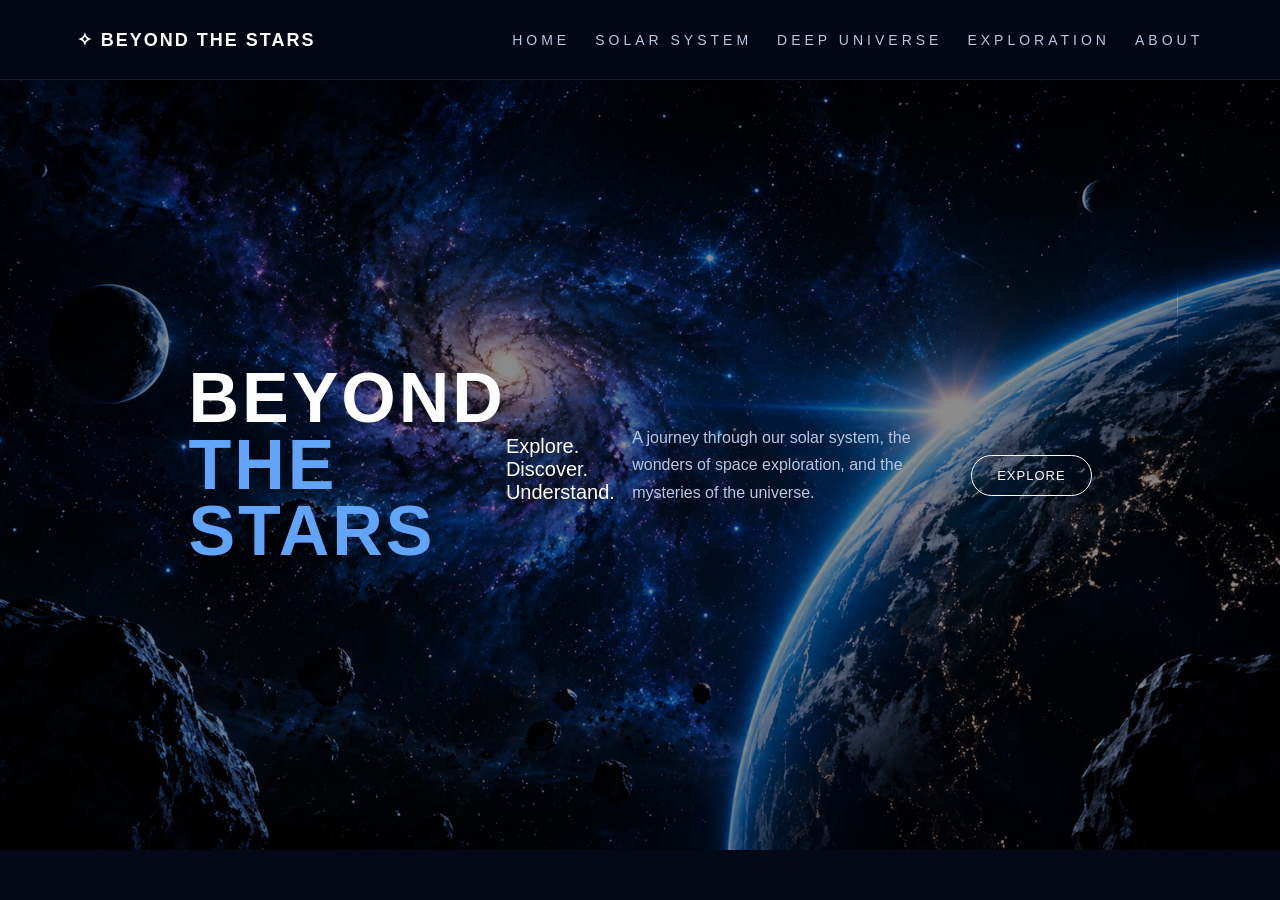
<file: index.html>
<!DOCTYPE html>
<html lang="en">

<head>
    <meta charset="UTF-8">
    <meta name="viewport"content="width=device=width, initial-scale=1.0">

    <title>Beyond the Stars</title>
    <link rel="stylesheet" href="style.css">
</head>

<body>

    <header>
        <div class="logo">
            ✧ BEYOND THE STARS
        </div>

        <nav>
            <a href="index.html">HOME</a>
            <a href="solar-system.html">SOLAR SYSTEM</a>
            <a href="deep-universe.html">DEEP UNIVERSE</a>
            <a href="exploration.html">EXPLORATION</a>
            <a href="about.html">ABOUT</a>
        </nav>
        
    </header>

    <main class="hero">
        <div class="hero content">

        <h1>
            BEYOND<br>
            <span>THE STARS</span>
        </h1>

        <h2>Explore. Discover. Understand.</h2>

        <p>
            A journey through our solar system,
            the wonders of space exploration,
            and the mysteries of the universe.
        </p>

        <a href="solar-system.html" class="button">
        EXPLORE
        </a>

    </div>

</main>


</body>

</html>
</file>
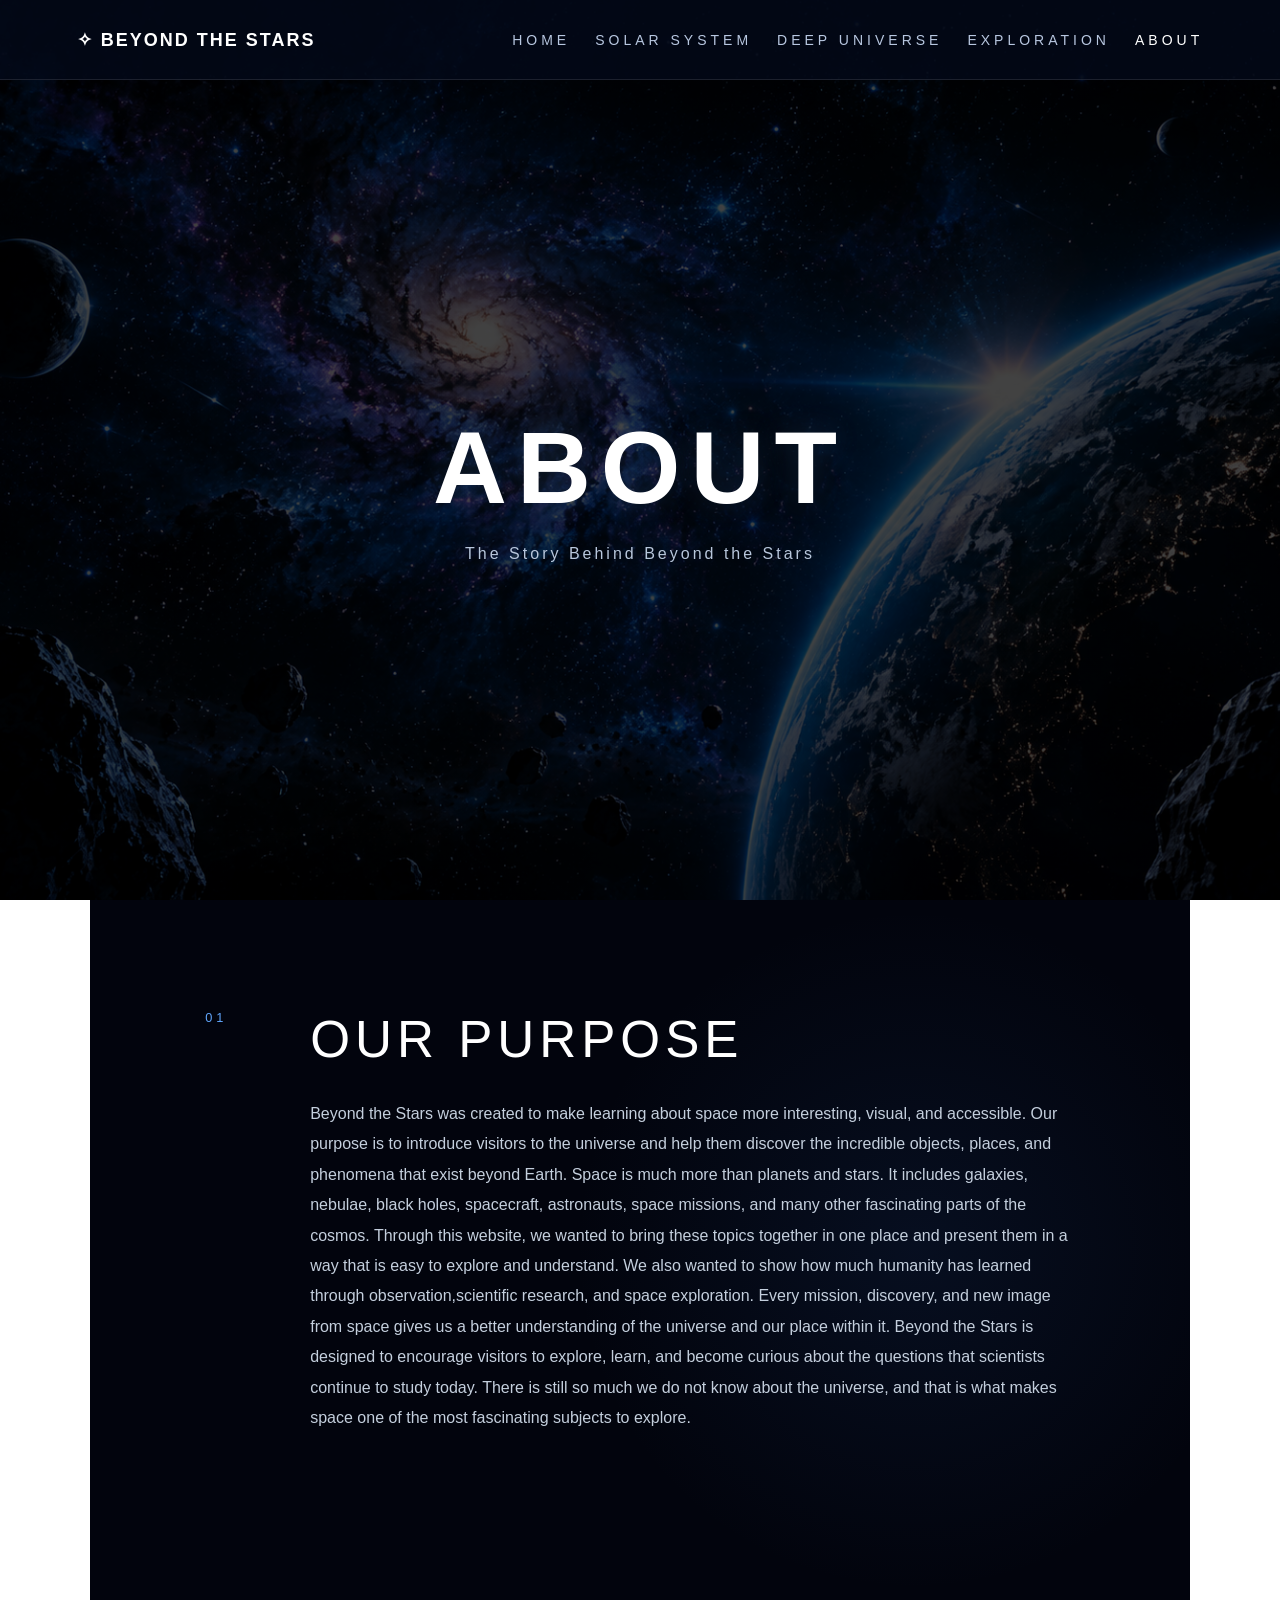
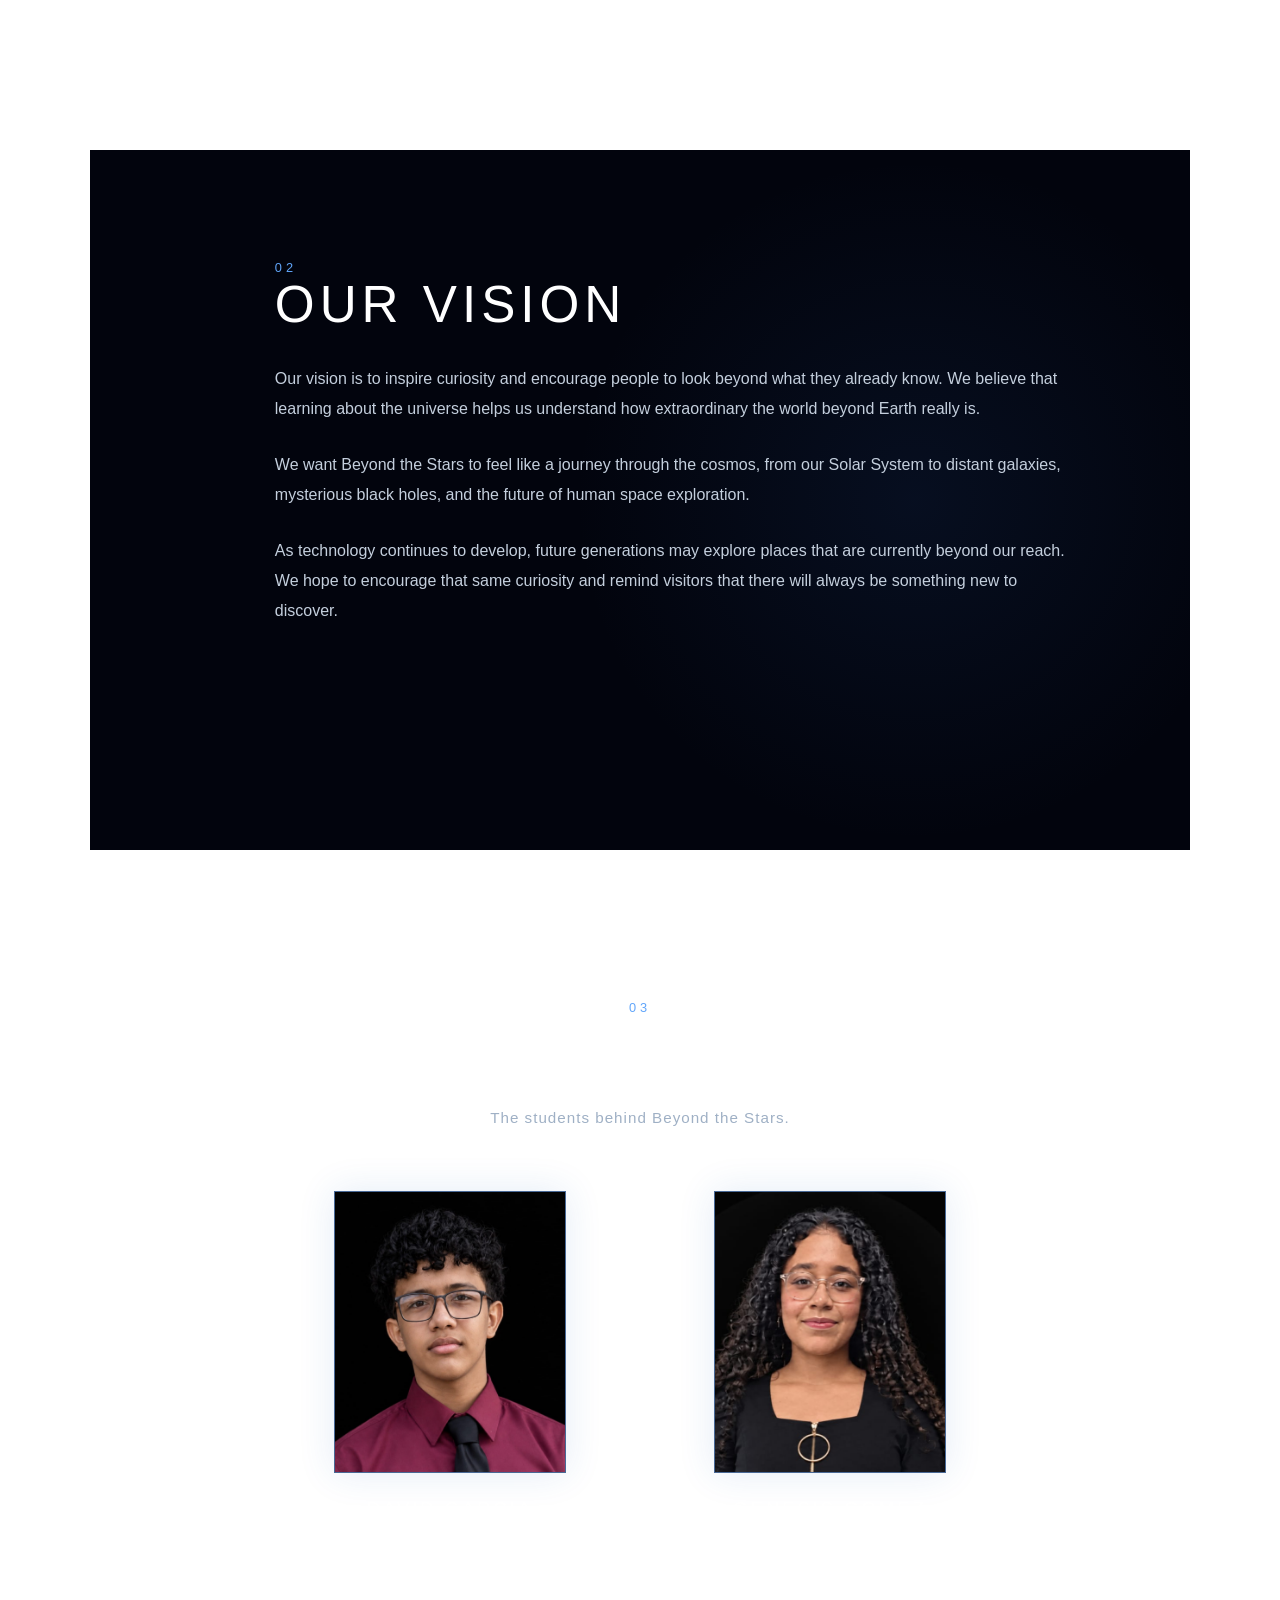
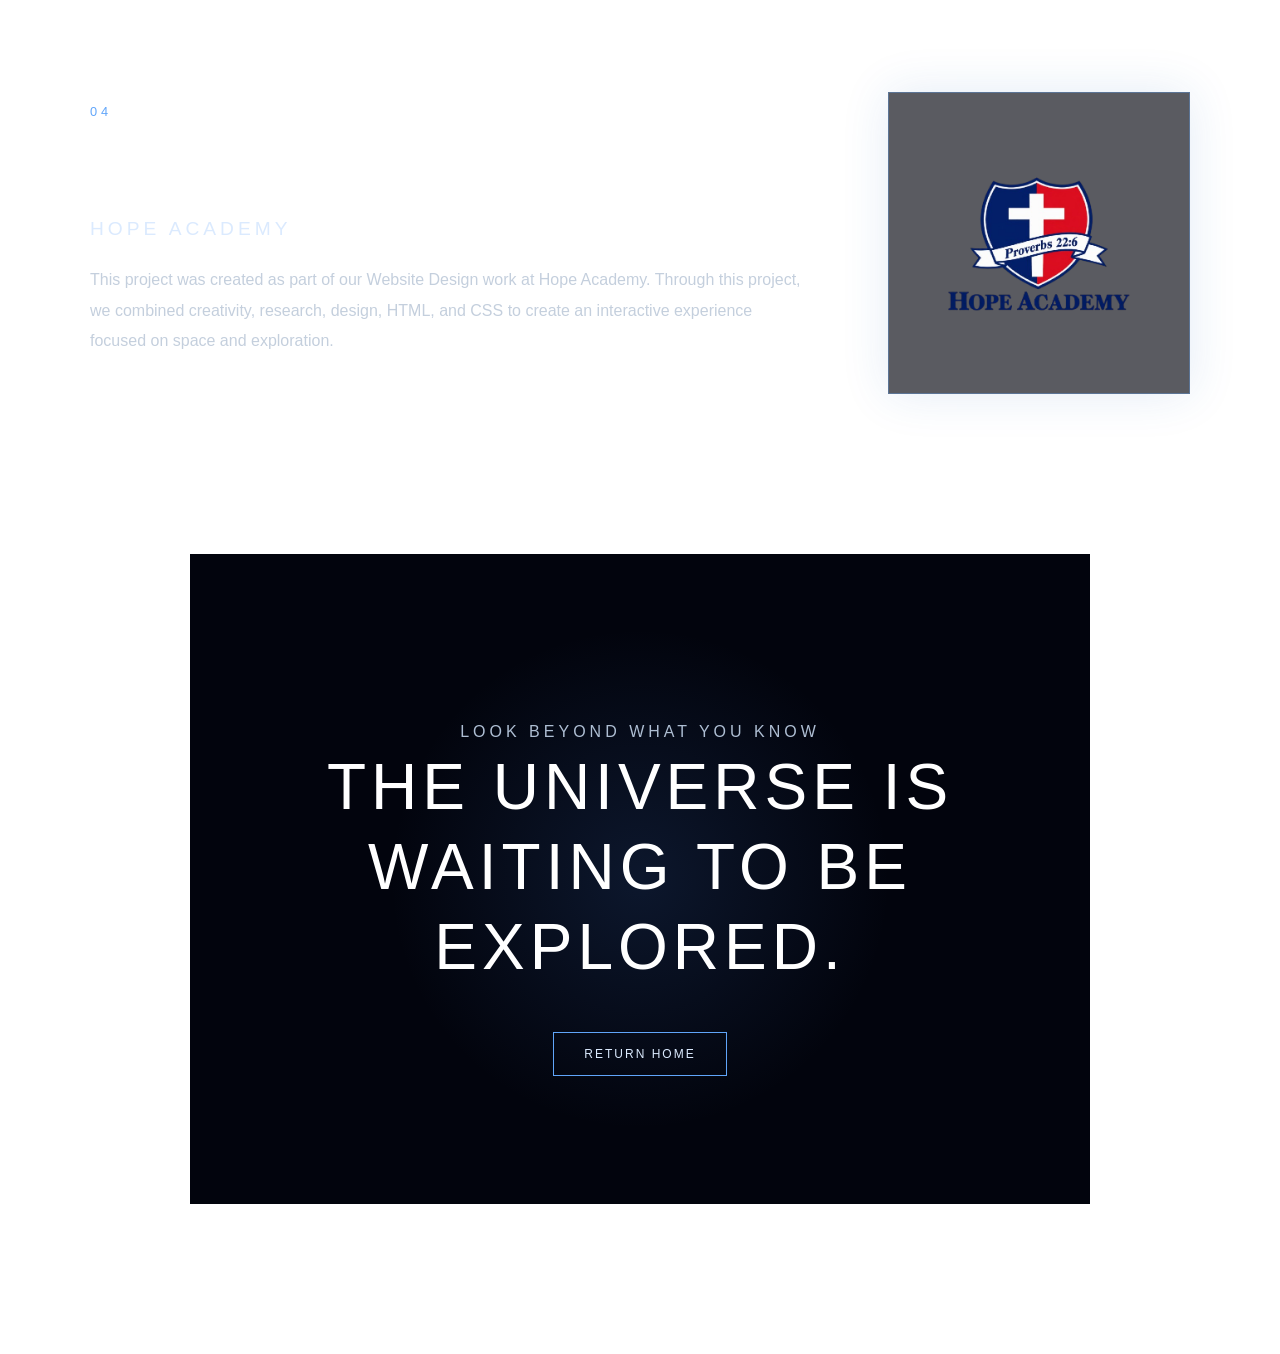
<file: about.html>
<!DOCTYPE html>
<html lang="en">

<head>
    <meta charset="UTF-8">
    <meta name="viewport" content="width=device-width, initial-scale=1.0">

    <title>About | Beyond the Stars</title>

    <link rel="stylesheet" href="style.css">
</head>

<body class="about-page">

    <!-- ================================
         NAVIGATION
    ================================= -->

    <header>
        <div class="logo">
            ✧ BEYOND THE STARS
        </div>

        <nav>
            <a href="index.html">HOME</a>
            <a href="solar-system.html">SOLAR SYSTEM</a>
            <a href="deep-universe.html">DEEP UNIVERSE</a>
            <a href="exploration.html">EXPLORATION</a>
            <a href="about.html" class="active">ABOUT</a>
        </nav>
    </header>


    <!-- ================================
         ABOUT HERO
    ================================= -->

    <section class="about-hero">

        <h1>ABOUT</h1>

        <p class="about-subtitle">
            The Story Behind Beyond the Stars
        </p>

    </section>


    <!-- ================================
         OUR PURPOSE
    ================================= -->

    <section class="about-section purpose-section">

        <div class="about-section-number">
            01
        </div>

        <div class="about-content">

            <h2>OUR PURPOSE</h2>

            <p>
             Beyond the Stars was created to make learning about space more interesting,
            visual, and accessible. Our purpose is to introduce visitors to the universe
            and help them discover the incredible objects,
            places, and phenomena that exist beyond Earth.
             Space is much more than planets and stars. It includes galaxies, nebulae,
            black holes, spacecraft, astronauts, space missions,
            and many other fascinating parts of the cosmos. 
            Through this website, we wanted to bring these topics together 
            in one place and present them in a way that is easy
            to explore and understand.
            We also wanted to show how much humanity has learned through
            observation,scientific research, and space exploration.
            Every mission, discovery, and new image from space gives us a better
            understanding of the universe and our place within it.
            Beyond the Stars is designed to encourage visitors to explore,
            learn, and become curious
            about the questions that scientists continue to study today.
            There is still so much we do not know about the universe,
            and that is what makes space one of the most fascinating 
            subjects to explore.

        </div>

    </section>


    <!-- ================================
         OUR VISION
    ================================= -->

   <section class="about-section vision-section">

    <div class="about-content">

        <div class="about-section-number">02</div>

        <h2>OUR VISION</h2>

        <p>
            Our vision is to inspire curiosity and encourage people to look
            beyond what they already know. We believe that learning about
            the universe helps us understand how extraordinary the world
            beyond Earth really is.
        </p>

        <p>
            We want Beyond the Stars to feel like a journey through the cosmos,
            from our Solar System to distant galaxies, mysterious black holes,
            and the future of human space exploration.
        </p>

        <p>
            As technology continues to develop, future generations may explore
            places that are currently beyond our reach. We hope to encourage
            that same curiosity and remind visitors that there will always be
            something new to discover.
        </p>

    </div>

</section>

        </div>

    </section>


    <!-- ================================
         OUR TEAM
    ================================= -->

    <section class="team-section">

        <div class="team-heading">

            <span>03</span>

            <h2>OUR TEAM</h2>

            <p>
                The students behind Beyond the Stars.
            </p>

        </div>


        <div class="team-members">

            <!-- DAVID -->

            <div class="team-member">

                <div class="team-photo">

                    <!-- Add David's photo here later -->
                     <img src="images/david.jpg "alt="David Garcia">

                </div>

                <div class="team-info">

                    <h3>DAVID GARCIA</h3>

                    
                    </p>

                </div>

            </div>


            <!-- GENESIS -->

            <div class="team-member">

                <div class="team-photo">

                    <!-- Add Genesis's photo here later -->
                    <img src="images/genesis.jpg"alt="Genesis Gomez">

                </div>

                <div class="team-info">

                    <h3>GENESIS GOMEZ</h3>

                    </p>

                </div>

            </div>

        </div>

    </section>


    <!-- ================================
         OUR SCHOOL
    ================================= -->

    <section class="school-section">

        <div class="school-content">

            <div class="school-text">

                <span>04</span>

                <h2>OUR SCHOOL</h2>

                <h3>HOPE ACADEMY</h3>

                <p>
                    This project was created as part of our Website Design
                    work at Hope Academy. Through this project, we combined
                    creativity, research, design, HTML, and CSS to create
                    an interactive experience focused on space and
                    exploration.
                </p>

            </div>


            <div class="school-logo">

                <!-- Add Hope Academy logo here later -->
                
                   <img src="images/hope-academy-logo.jpg"alt="Hope Academy Logo">
            </div>

        </div>

    </section>


    <!-- ================================
         FINAL MESSAGE
    ================================= -->

    <section class="about-final">

        <p class="final-small">
            LOOK BEYOND WHAT YOU KNOW
        </p>

        <h2>
            THE UNIVERSE IS<br>
            WAITING TO BE EXPLORED.
        </h2>

        <a href="index.html" class="about-button">
            RETURN HOME
        </a>

    </section>


</body>

</html>
</file>
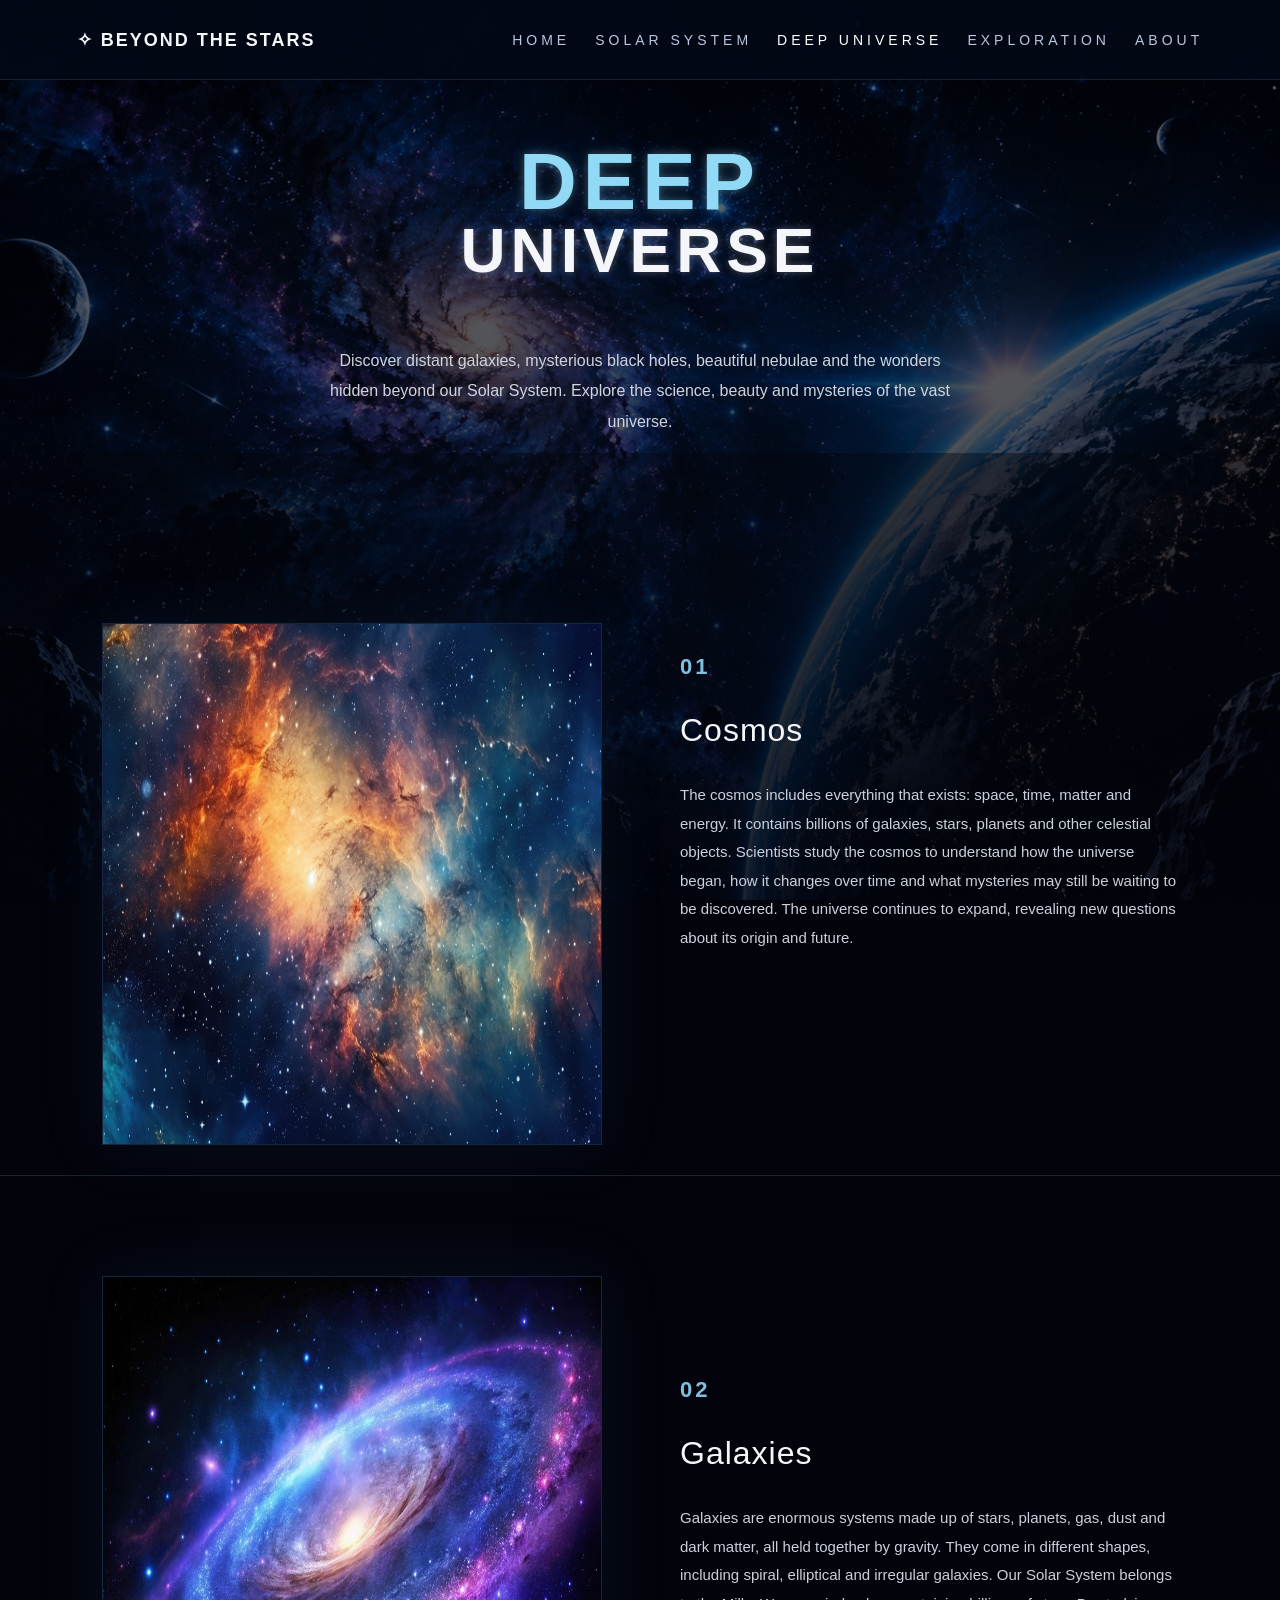
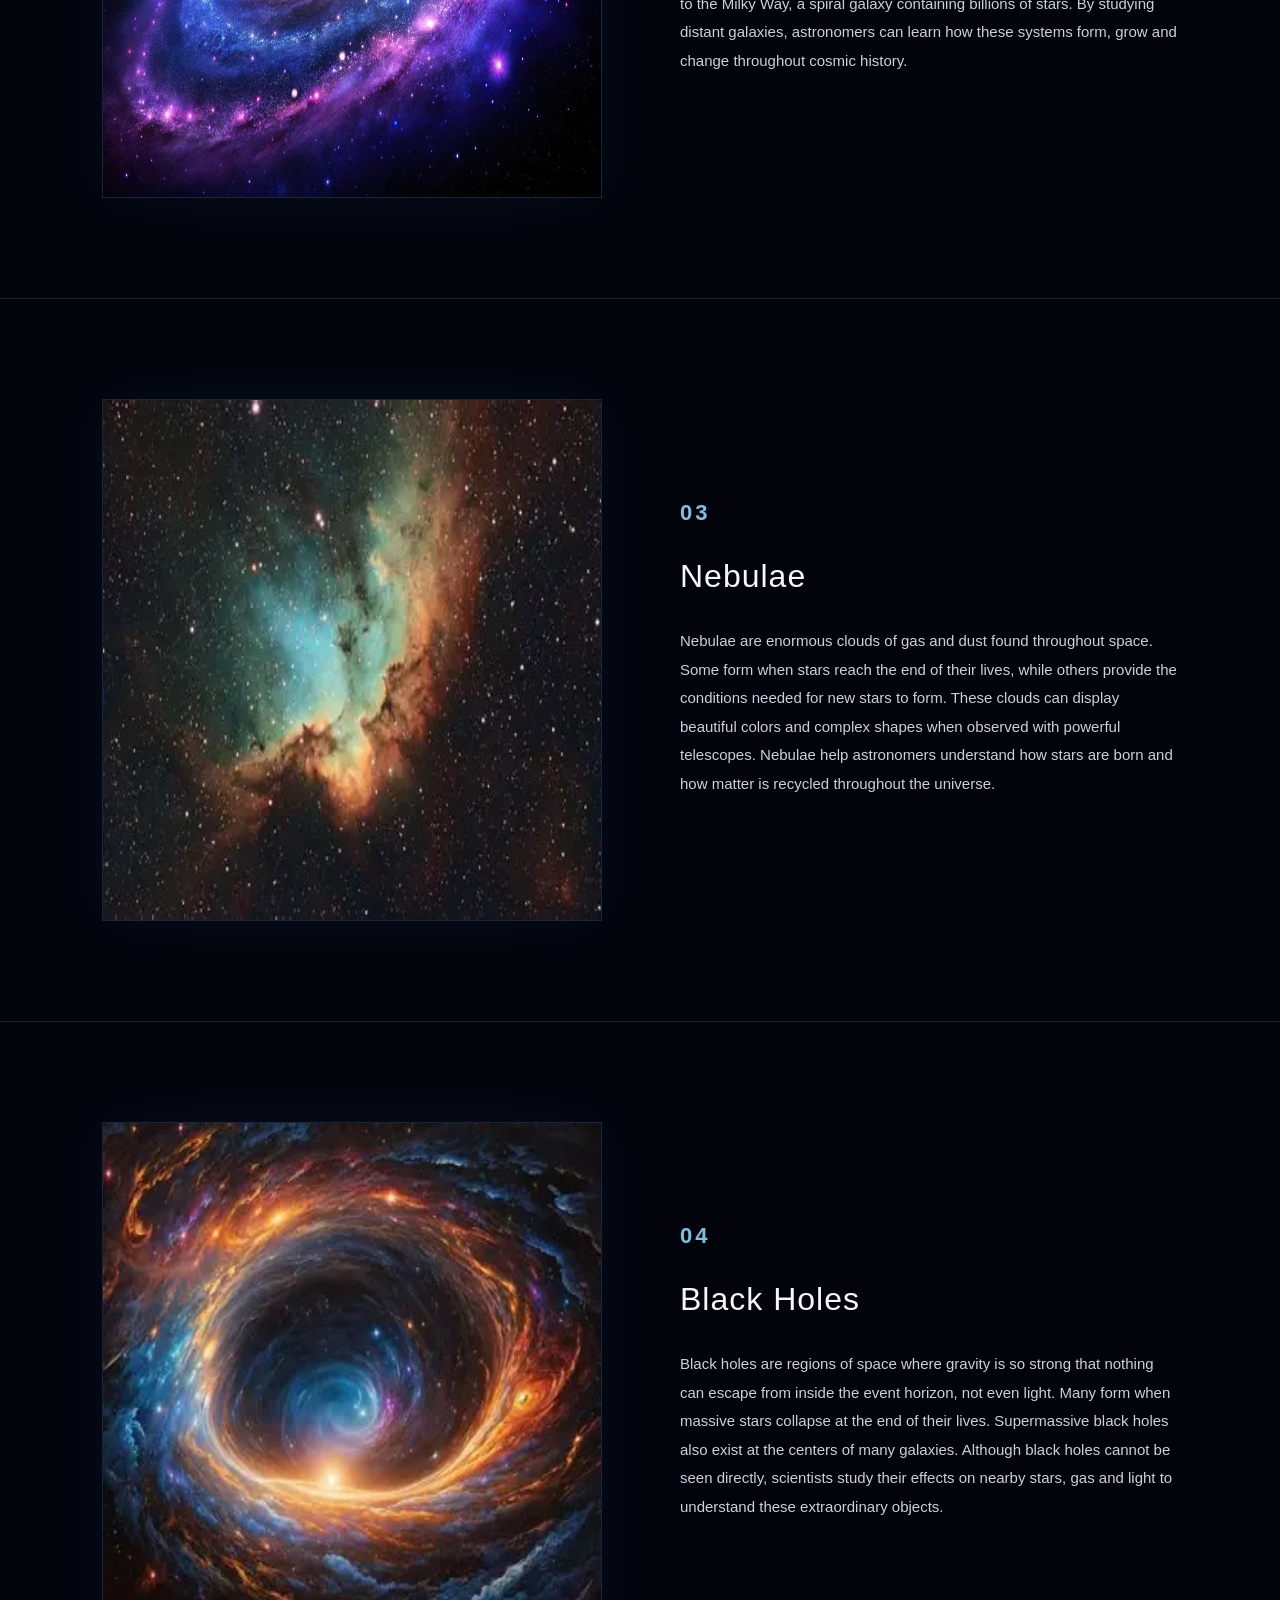
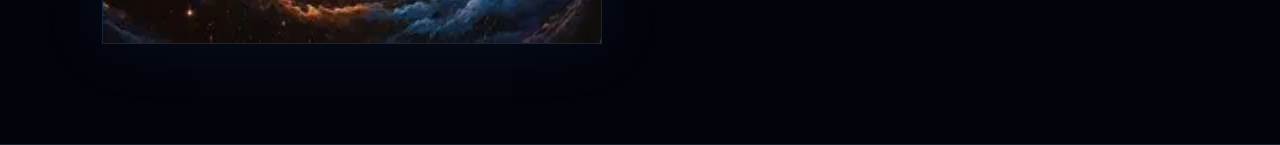
<file: deep-universe.html>
<!DOCTYPE html>
<html lang="en">
<head>
    <meta charset="UTF-8">
    <meta name="viewport" content="width=device-width, initial-scale=1.0">

    <title>Deep Universe | Beyond the Stars</title>
    <link rel="stylesheet" href="style.css">
</head>

<body class="deep-universe-page">

    <!-- NAVIGATION -->
    <header class="deep-nav">
        <a class="deep-logo">
            ✧ BEYOND THE STARS
        </a>

        <nav class="deep-menu">
            <a href="index.html">HOME</a>
            <a href="solar-system.html">SOLAR SYSTEM</a>
            <a href="deep-universe.html" class="active">
                DEEP UNIVERSE
            </a>
            <a href="exploration.html">EXPLORATION</a>
            <a href="about.html">ABOUT</a>
        </nav>
    </header>

    <main>

        <!-- HERO -->
        <section class="deep-hero">
            <p class="deep-label">
            <h1>
                DEEP
                <span>UNIVERSE</span>
            </h1>

            <p class="deep-intro">
                Discover distant galaxies, mysterious black holes,
                beautiful nebulae and the wonders
                 hidden beyond
                our Solar System.
                 Explore the science, beauty and
                mysteries of the vast universe.
            </p>

            </a>
        </section>


            <!-- 01 COSMOS -->
            <article class="universe-section">

                <img
                    src="images/cosmos.png"
                    alt="The vast cosmos"
                    class="universe-image"
                >

                <div class="universe-content">
                    <span class="universe-number">01</span>
                    <h3>Cosmos</h3>

                    <p>
                        The cosmos includes everything that exists:
                        space, time, matter and energy. It contains
                        billions of galaxies, stars, planets and
                        other celestial objects. Scientists study
                        the cosmos to understand how the universe
                        began, how it changes over time and what
                        mysteries may still be waiting to be
                        discovered. The universe continues to
                        expand, revealing new questions about
                        its origin and future.
                    </p>
                </div>
            </article>

            <!-- 02 GALAXIES -->
            <article class="universe-section reverse">

                <img
                    src="images/galaxies.jpg"
                    alt="A distant spiral galaxy"
                    class="universe-image"
                >

                <div class="universe-content">
                    <span class="universe-number">02</span>
                    <h3>Galaxies</h3>

                    <p>
                        Galaxies are enormous systems made up of
                        stars, planets, gas, dust and dark matter,
                        all held together by gravity. They come
                        in different shapes, including spiral,
                        elliptical and irregular galaxies. Our
                        Solar System belongs to the Milky Way,
                        a spiral galaxy containing billions of
                        stars. By studying distant galaxies,
                        astronomers can learn how these systems
                        form, grow and change throughout cosmic
                        history.
                    </p>
                </div>
            </article>

            <!-- 03 NEBULAE -->
            <article class="universe-section">

                <img
                    src="images/nebula.png"
                    alt="A colorful nebula in space"
                    class="universe-image"
                >

                <div class="universe-content">
                    <span class="universe-number">03</span>
                    <h3>Nebulae</h3>

                    <p>
                        Nebulae are enormous clouds of gas and
                        dust found throughout space. Some form
                        when stars reach the end of their lives,
                        while others provide the conditions needed
                        for new stars to form. These clouds can
                        display beautiful colors and complex
                        shapes when observed with powerful
                        telescopes. Nebulae help astronomers
                        understand how stars are born and how
                        matter is recycled throughout the
                        universe.
                    </p>
                </div>
            </article>

            <!-- 04 BLACK HOLES -->
            <article class="universe-section reverse">

                <img
                    src="images/black-hole.png"
                    alt="A black hole surrounded by glowing gas"
                    class="universe-image"
                >

                <div class="universe-content">
                    <span class="universe-number">04</span>
                    <h3>Black Holes</h3>

                    <p>
                        Black holes are regions of space where
                        gravity is so strong that nothing can
                        escape from inside the event horizon,
                        not even light. Many form when massive
                        stars collapse at the end of their
                        lives. Supermassive black holes also
                        exist at the centers of many galaxies.
                        Although black holes cannot be seen
                        directly, scientists study their effects
                        on nearby stars, gas and light to
                        understand these extraordinary objects.
                    </p>
                </div>
            </article>

        </section>

    </main>

</body>
</html>
</file>
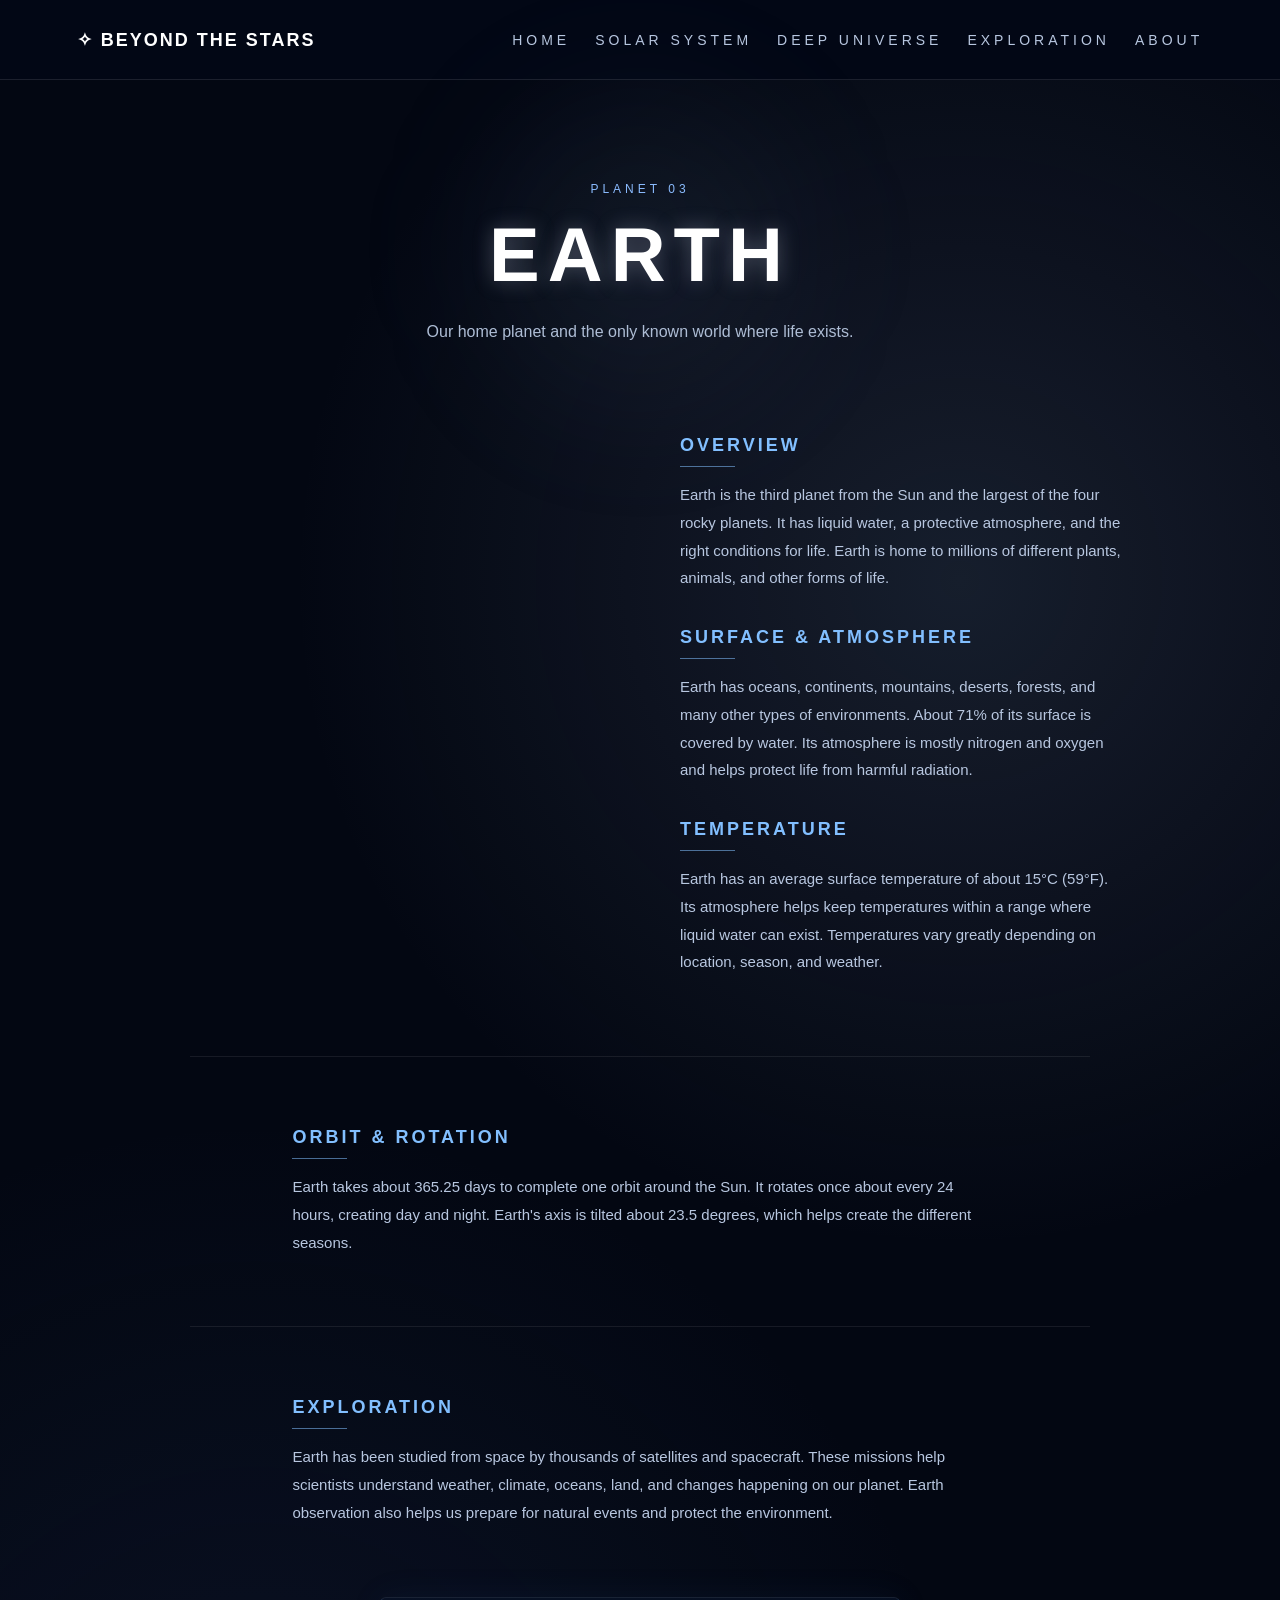
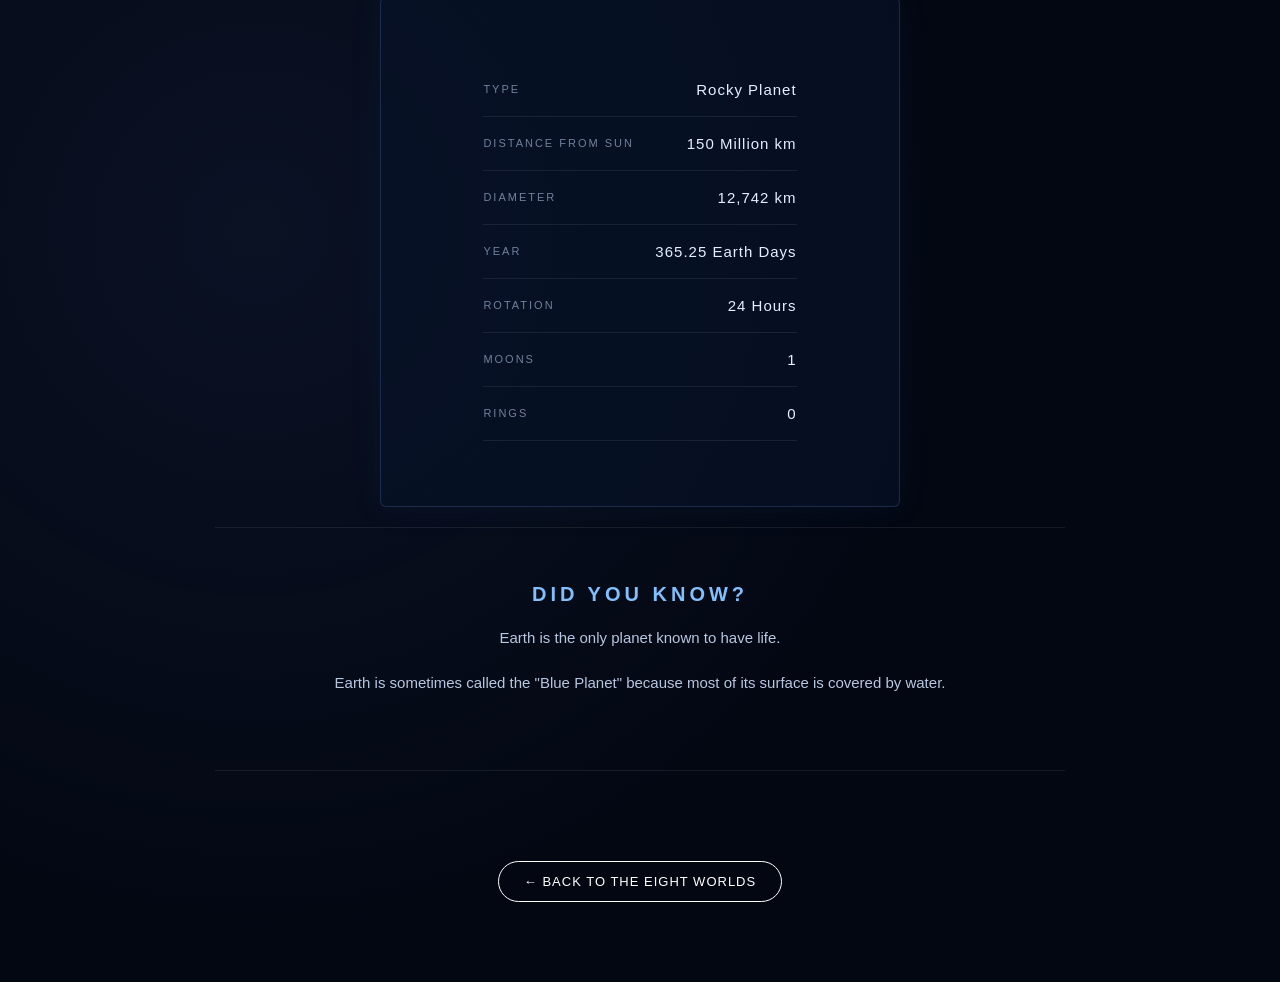
<file: earth.html>
<!DOCTYPE html>
<html lang="en">

<head>
    <meta charset="UTF-8">
    <meta name="viewport" content="width=device-width, initial-scale=1.0">

    <title>Earth | Beyond the Stars</title>

    <link rel="stylesheet" href="style.css">
</head>

<body>

    <!-- HEADER -->

    <header>

        <div class="logo">
            ✧ BEYOND THE STARS
        </div>

        <nav>

            <a href="index.html">HOME</a>

            <a href="solar-system.html">SOLAR SYSTEM</a>

            <a href="deep-universe.html">DEEP UNIVERSE</a>

            <a href="exploration.html">EXPLORATION</a>

            <a href="about.html">ABOUT</a>

        </nav>

    </header>

    <!-- EARTH PAGE -->

    <main class="planet-detail">

        <!-- TITLE -->

        <section class="planet-detail-header">

            <p>PLANET 03</p>

            <h1>EARTH</h1>

            <p>
                Our home planet and the only known world
                where life exists.
            </p>

        </section>

        <!-- MAIN INFORMATION -->

        <section class="planet-detail-content">

            <div class="planet-video">
                <video autoplay loop muted playsinline
                 class="video background">
                <source src="images/earth-space.mp4" type="video/mp4">
                </video>

            </div>

            <div class="planet-info">

                <h2>OVERVIEW</h2>

                <p>
                    Earth is the third planet from the Sun and the
                    largest of the four rocky planets. It has liquid
                    water, a protective atmosphere, and the right
                    conditions for life. Earth is home to millions
                    of different plants, animals, and other forms of life.
                </p>

                <h2>SURFACE & ATMOSPHERE</h2>

                <p>
                    Earth has oceans, continents, mountains, deserts,
                    forests, and many other types of environments.
                    About 71% of its surface is covered by water.
                    Its atmosphere is mostly nitrogen and oxygen and
                    helps protect life from harmful radiation.
                </p>

                <h2>TEMPERATURE</h2>

                <p>
                    Earth has an average surface temperature of about
                    15°C (59°F). Its atmosphere helps keep temperatures
                    within a range where liquid water can exist.
                    Temperatures vary greatly depending on location,
                    season, and weather.
                </p>

            </div>

        </section>

        <!-- ORBIT & ROTATION -->

        <section class="planet-text-section">

            <h2>ORBIT & ROTATION</h2>

            <p>
                Earth takes about 365.25 days to complete one orbit
                around the Sun. It rotates once about every 24 hours,
                creating day and night. Earth's axis is tilted about
                23.5 degrees, which helps create the different seasons.
            </p>

        </section>

        <!-- EXPLORATION -->

        <section class="planet-text-section">

            <h2>EXPLORATION</h2>

            <p>
                Earth has been studied from space by thousands of
                satellites and spacecraft. These missions help
                scientists understand weather, climate, oceans,
                land, and changes happening on our planet. Earth
                observation also helps us prepare for natural events
                and protect the environment.
            </p>

        </section>

        <!-- QUICK FACTS -->

        <section class="planet-facts">

            <div>
                <span>TYPE</span>
                <strong>Rocky Planet</strong>
            </div>

            <div>
                <span>DISTANCE FROM SUN</span>
                <strong>150 Million km</strong>
            </div>

            <div>
                <span>DIAMETER</span>
                <strong>12,742 km</strong>
            </div>

            <div>
                <span>YEAR</span>
                <strong>365.25 Earth Days</strong>
            </div>

            <div>
                <span>ROTATION</span>
                <strong>24 Hours</strong>
            </div>

            <div>
                <span>MOONS</span>
                <strong>1</strong>
            </div>

            <div>
                <span>RINGS</span>
                <strong>0</strong>
            </div>

        </section>

        <!-- DID YOU KNOW -->

        <section class="planet-fact">

            <h2>DID YOU KNOW?</h2>

            <p>
                Earth is the only planet known to have life.
            </p>

            <p>
                Earth is sometimes called the "Blue Planet"
                because most of its surface is covered by water.
            </p>

        </section>

        <!-- BACK BUTTON -->

        <div class="back-button">

            <a href="planets.html" class="button">
                ← BACK TO THE EIGHT WORLDS
            </a>

        </div>

    </main>


</body>

</html>
</file>
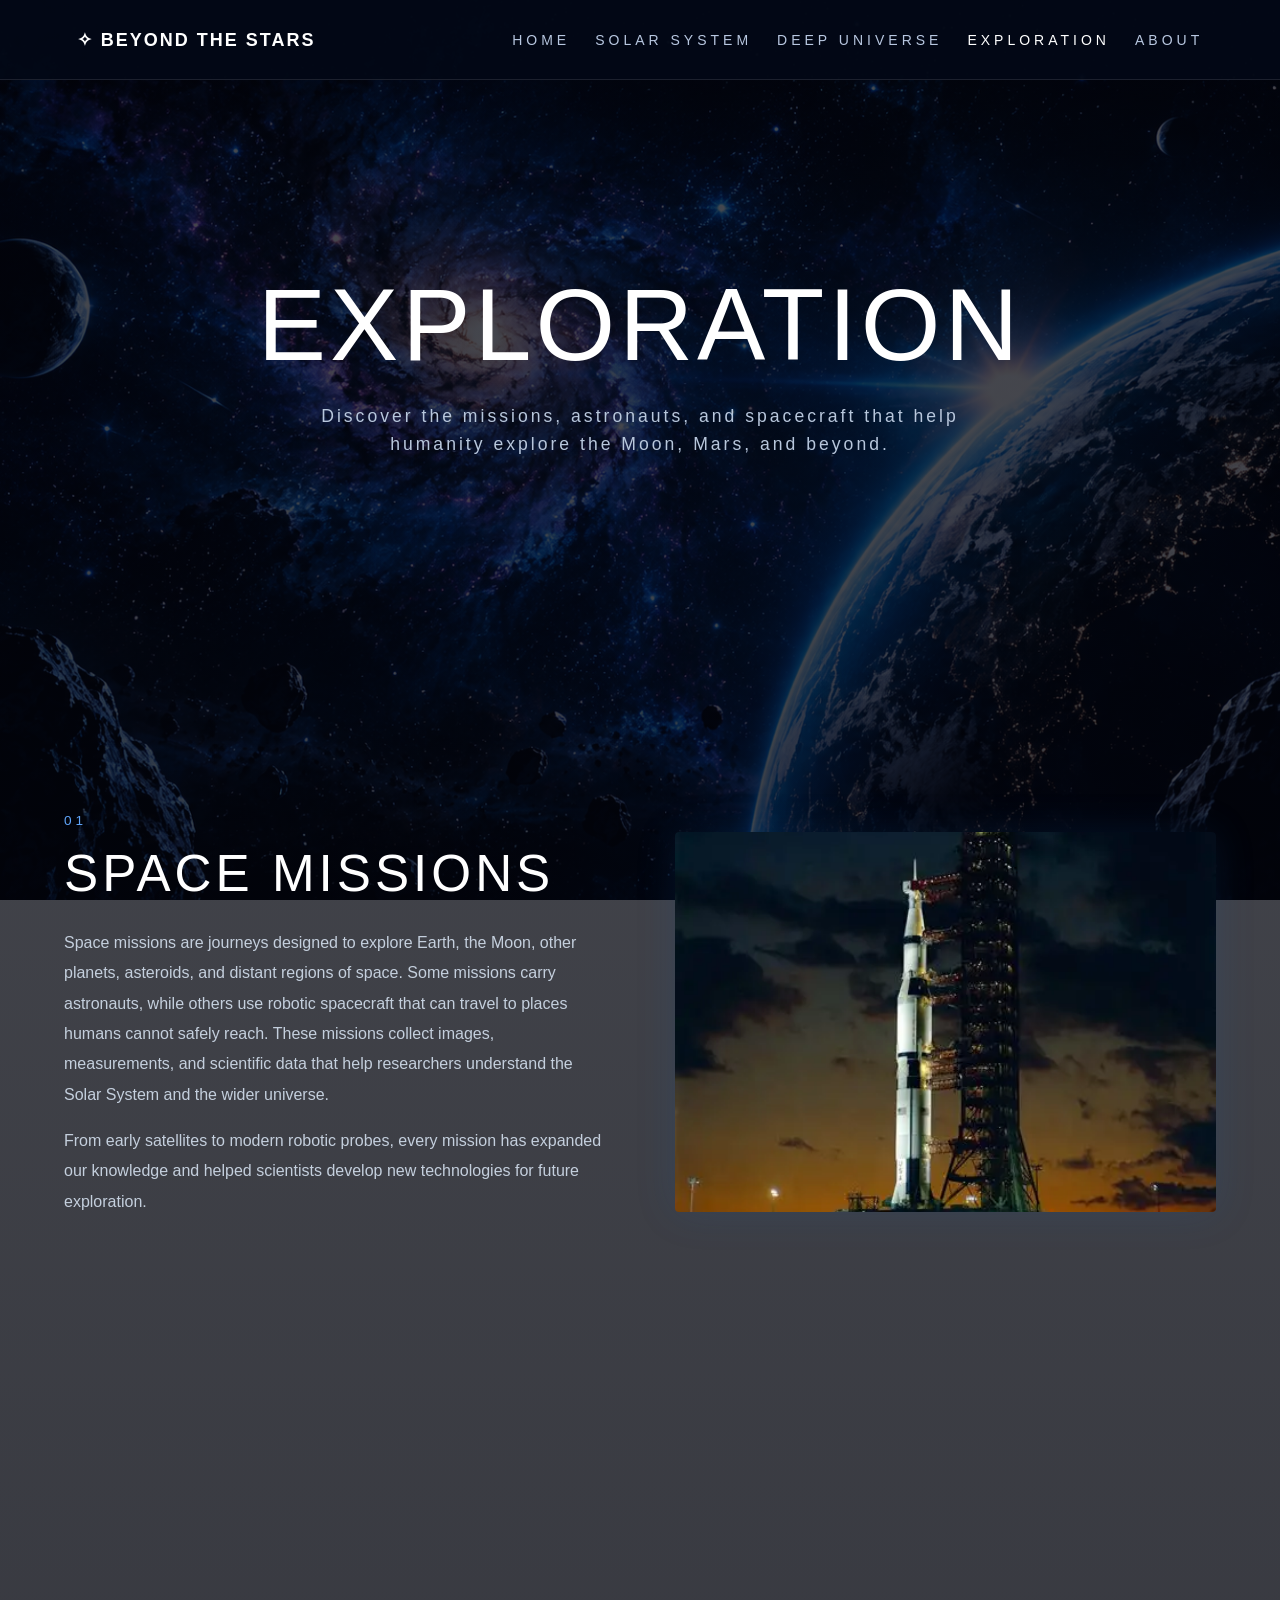
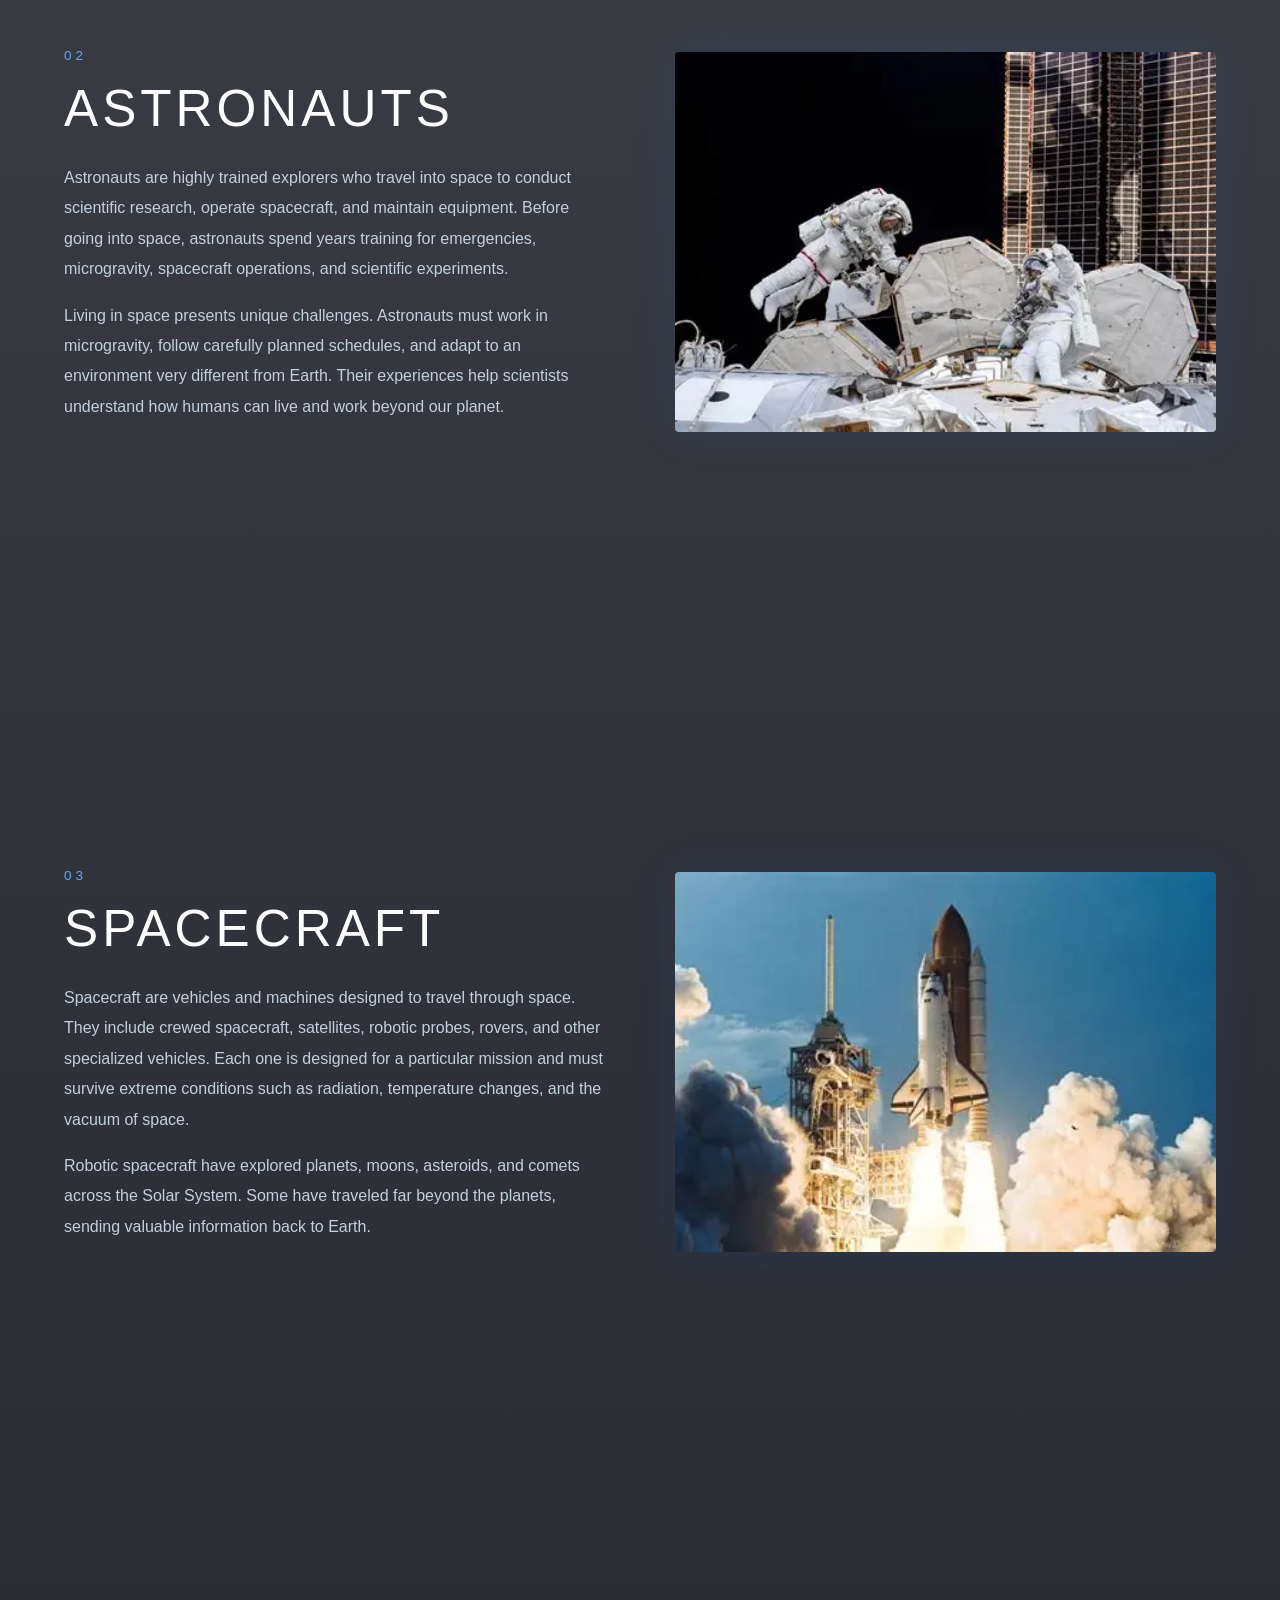
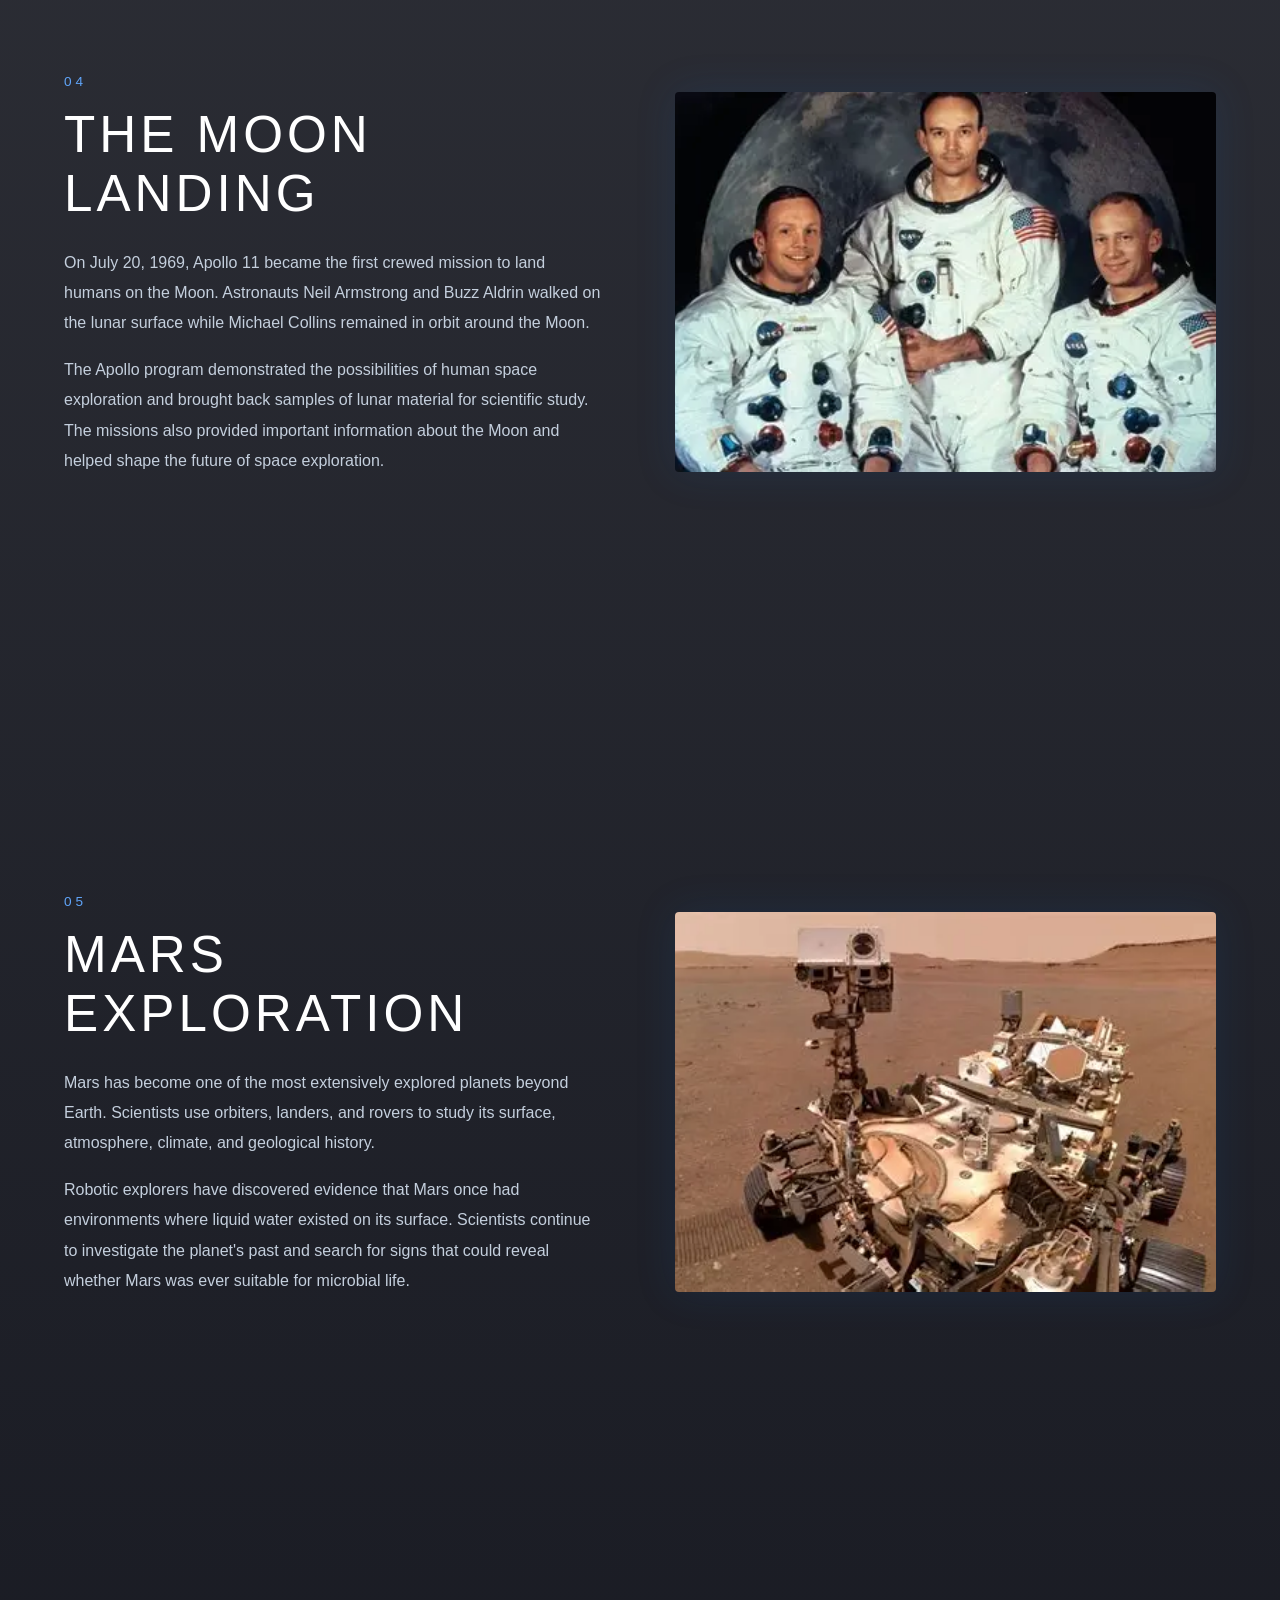
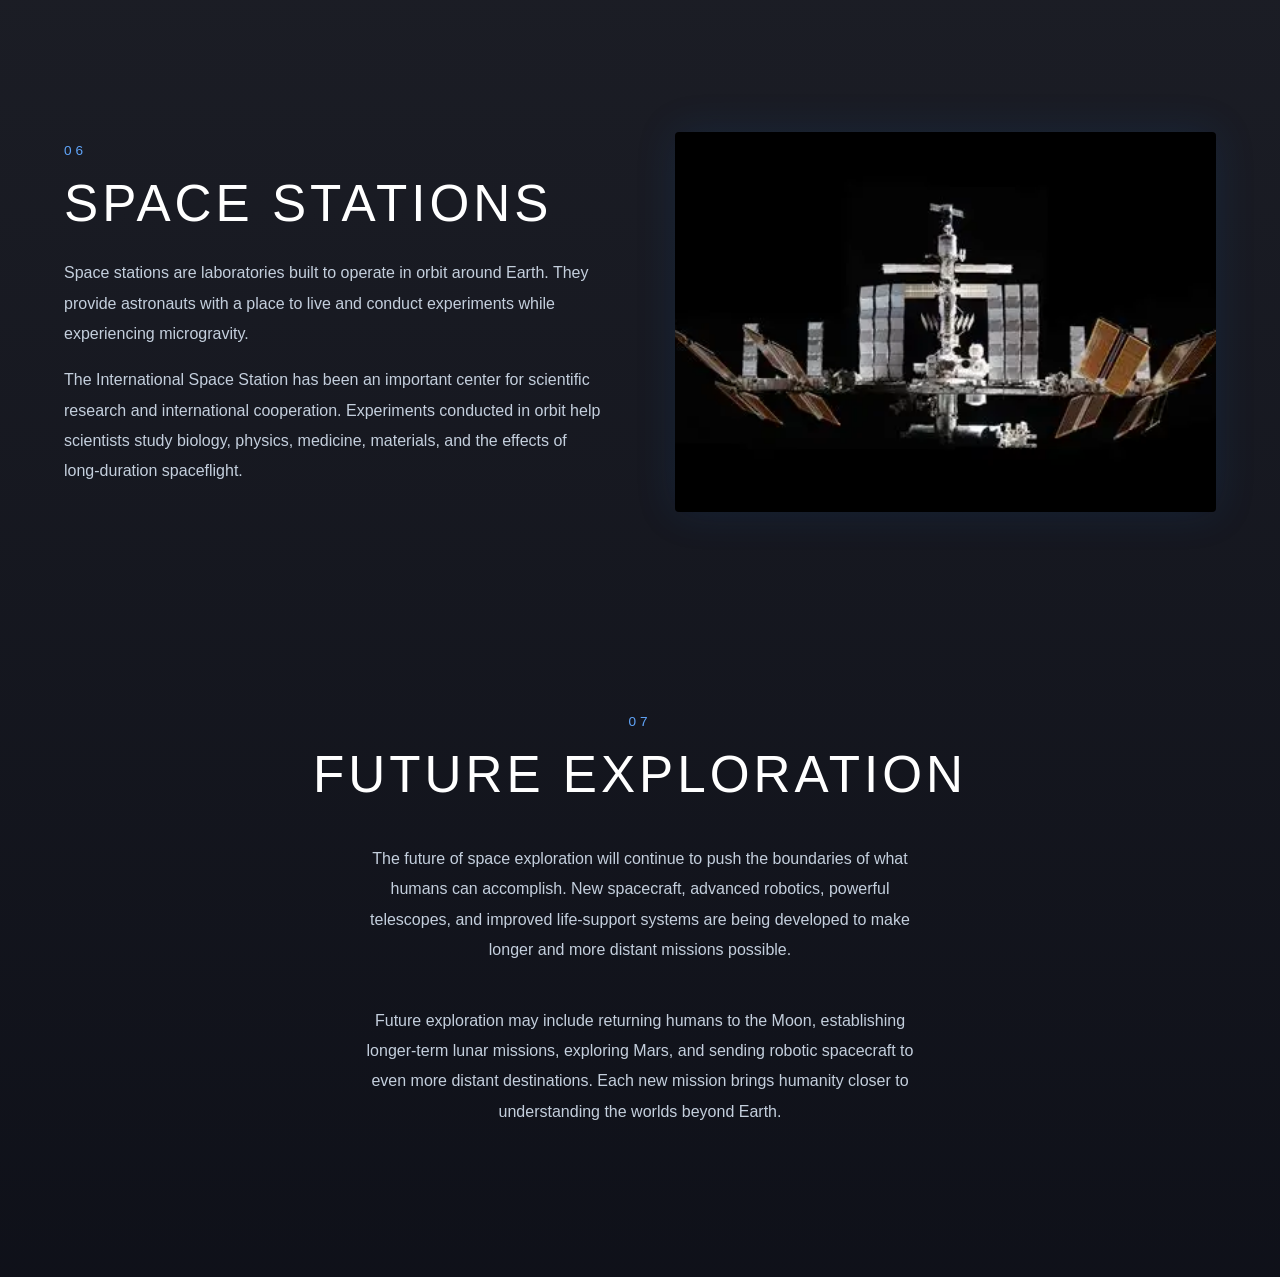
<file: exploration.html>
<!DOCTYPE html>
<html lang="en">

<head>
    <meta charset="UTF-8">
    <meta name="viewport" content="width=device-width, initial-scale=1.0">

    <title>Exploration | Beyond the Stars</title>

    <link rel="stylesheet" href="style.css">

</style>

</head>

<body class="exploration-page">

    <!-- NAVIGATION -->

    <header>
        <div class="logo">
            ✧ BEYOND THE STARS
        </div>

        <nav>
            <a href="index.html">HOME</a>
            <a href="solar-system.html">SOLAR SYSTEM</a>
            <a href="deep-universe.html">DEEP UNIVERSE</a>
            <a href="exploration.html" class="active">EXPLORATION</a>
            <a href="about.html">ABOUT</a>
        </nav>
    </header>


    <!-- HERO -->

    <section class="exploration-hero">

        <h1>EXPLORATION</h1>

        <p class="hero-subtitle">
            Discover the missions, astronauts, and spacecraft that
            help humanity explore the Moon, Mars, and beyond.
        </p>

    </section>


    <!-- SPACE MISSIONS -->

    <section class="exploration-section">

        <div class="exploration-text">
            <span>01</span>

            <h2>SPACE MISSIONS</h2>

            <p>
    Space missions are journeys designed to explore Earth, the Moon,
    other planets, asteroids, and distant regions of space. Some missions
    carry astronauts, while others use robotic spacecraft that can travel
    to places humans cannot safely reach. These missions collect images,
    measurements, and scientific data that help researchers understand
    the Solar System and the wider universe.
</p>

<p>
    From early satellites to modern robotic probes, every mission has
    expanded our knowledge and helped scientists develop new technologies
    for future exploration.
</p>

        </div>

        <div class="exploration-image">
            <img src="images/space-mission.jpg" alt="Space mission">
        </div>

    </section>


    <!-- ASTRONAUTS -->

    <section class="exploration-section reverse">

        <div class="exploration-image">
            <img src="images/astronaut.jpg" alt="Astronaut in space">
        </div>

        <div class="exploration-text">
            <span>02</span>

            <h2>ASTRONAUTS</h2>

        <p>
    Astronauts are highly trained explorers who travel into space to
    conduct scientific research, operate spacecraft, and maintain
    equipment. Before going into space, astronauts spend years training
    for emergencies, microgravity, spacecraft operations, and scientific
    experiments.
</p>

<p>
    Living in space presents unique challenges. Astronauts must work in
    microgravity, follow carefully planned schedules, and adapt to an
    environment very different from Earth. Their experiences help
    scientists understand how humans can live and work beyond our planet.
</p>
        
        </div>

    </section>


    <!-- SPACECRAFT -->

    <section class="exploration-section">

        <div class="exploration-text">
            <span>03</span>

            <h2>SPACECRAFT</h2>

            <p>
               <p>
    Spacecraft are vehicles and machines designed to travel through space.
    They include crewed spacecraft, satellites, robotic probes, rovers,
    and other specialized vehicles. Each one is designed for a particular
    mission and must survive extreme conditions such as radiation,
    temperature changes, and the vacuum of space.
</p>

<p>
    Robotic spacecraft have explored planets, moons, asteroids, and
    comets across the Solar System. Some have traveled far beyond the
    planets, sending valuable information back to Earth.
</p>
            </p>
        </div>

        <div class="exploration-image">
            <img src="images/spacecraft.jpg" alt="Spacecraft">
        </div>

    </section>


    <!-- MOON LANDING -->

    <section class="exploration-section reverse">

        <div class="exploration-image">
            <img src="images/moon-landing.jpg" alt="Moon landing">
        </div>

        <div class="exploration-text">
            <span>04</span>

            <h2>THE MOON LANDING</h2>

            <p>
               <p>
    On July 20, 1969, Apollo 11 became the first crewed mission to land
    humans on the Moon. Astronauts Neil Armstrong and Buzz Aldrin walked
    on the lunar surface while Michael Collins remained in orbit around
    the Moon.
</p>

<p>
    The Apollo program demonstrated the possibilities of human space
    exploration and brought back samples of lunar material for scientific
    study. The missions also provided important information about the
    Moon and helped shape the future of space exploration.
</p>
        </div>

    </section>


    <!-- MARS -->

    <section class="exploration-section">

        <div class="exploration-text">
            <span>05</span>

            <h2>MARS EXPLORATION</h2>

            <p>
                <p>
    Mars has become one of the most extensively explored planets beyond
    Earth. Scientists use orbiters, landers, and rovers to study its
    surface, atmosphere, climate, and geological history.
</p>

<p>
    Robotic explorers have discovered evidence that Mars once had
    environments where liquid water existed on its surface. Scientists
    continue to investigate the planet's past and search for signs that
    could reveal whether Mars was ever suitable for microbial life.
</p>
            </p>
        </div>

        <div class="exploration-image">
            <img src="images/mars-exploration.jpg" alt="Mars exploration">
        </div>

    </section>


    <!-- SPACE STATIONS -->

    <section class="exploration-section reverse">

        <div class="exploration-image">
            <img src="images/space-station.jpg" alt="Space station">
        </div>

        <div class="exploration-text">
            <span>06</span>

            <h2>SPACE STATIONS</h2>

            <p>
               <p>
    Space stations are laboratories built to operate in orbit around
    Earth. They provide astronauts with a place to live and conduct
    experiments while experiencing microgravity.
</p>

<p>
    The International Space Station has been an important center for
    scientific research and international cooperation. Experiments
    conducted in orbit help scientists study biology, physics, medicine,
    materials, and the effects of long-duration spaceflight.
</p>
            </p>
        </div>

    </section>


    <!-- FUTURE -->

    <section class="future-exploration">

        <span>07</span>

        <h2>FUTURE EXPLORATION</h2>

        <p>
            <p>
    The future of space exploration will continue to push the boundaries
    of what humans can accomplish. New spacecraft, advanced robotics,
    powerful telescopes, and improved life-support systems are being
    developed to make longer and more distant missions possible.
</p>

<p>
    Future exploration may include returning humans to the Moon,
    establishing longer-term lunar missions, exploring Mars, and sending
    robotic spacecraft to even more distant destinations. Each new
    mission brings humanity closer to understanding the worlds beyond
    Earth.
</p>
</file>
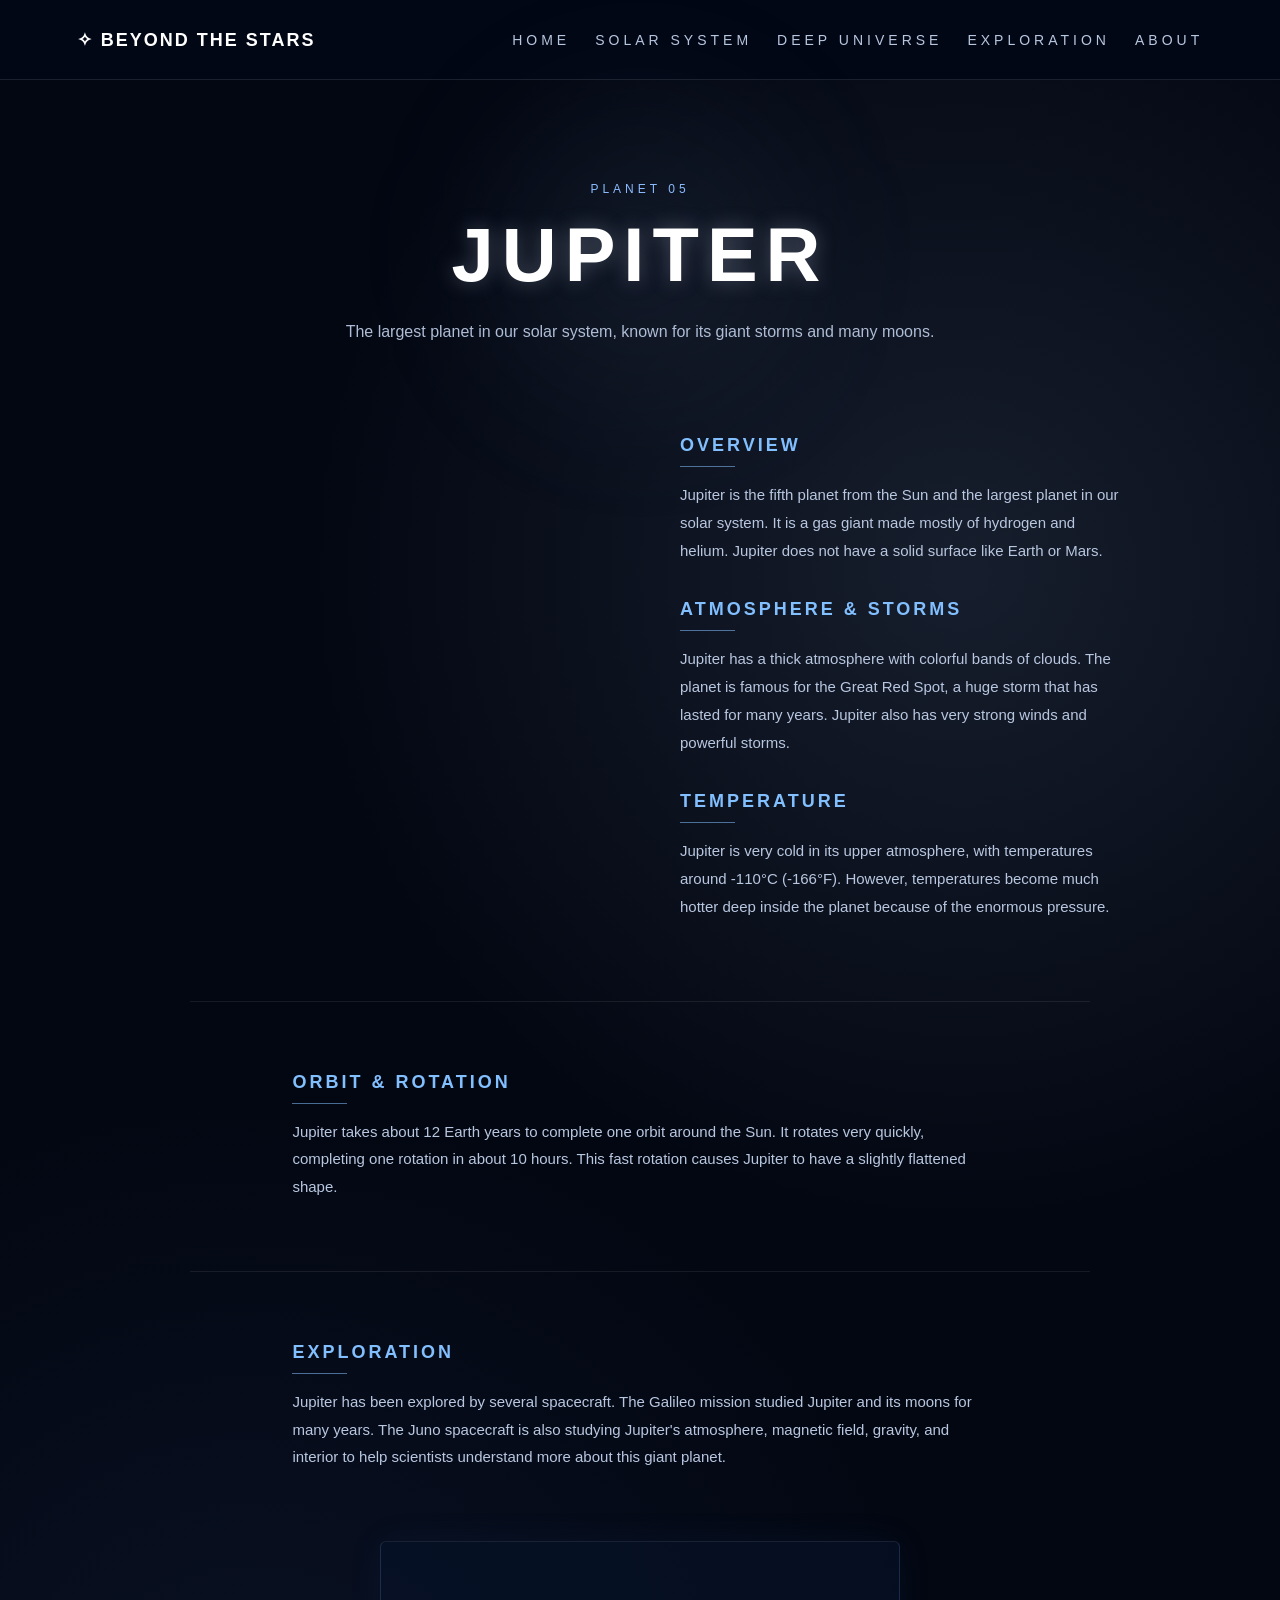
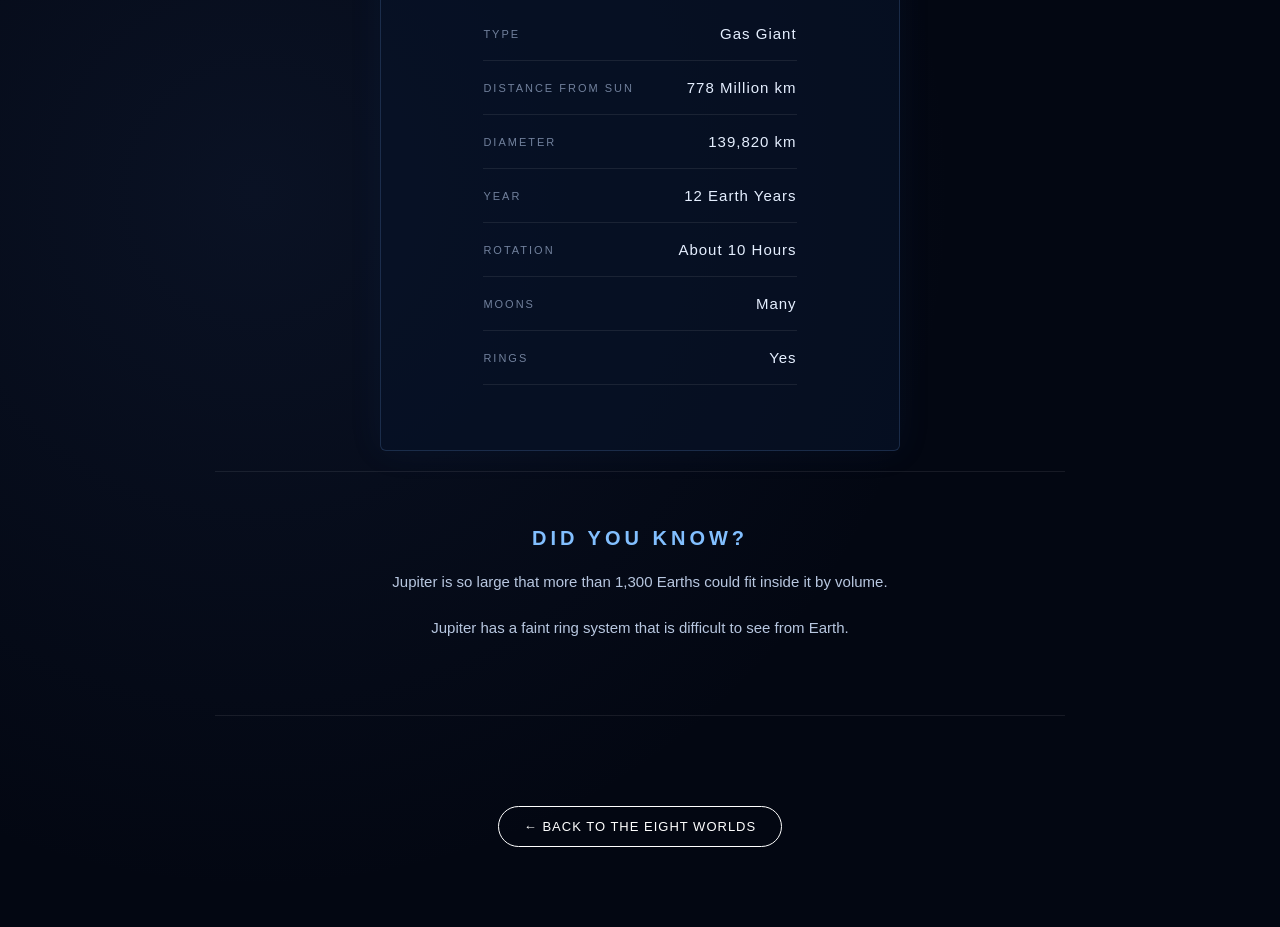
<file: jupiter.html>
<!DOCTYPE html>
<html lang="en">

<head>
    <meta charset="UTF-8">
    <meta name="viewport" content="width=device-width, initial-scale=1.0">

    <title>Jupiter | Beyond the Stars</title>

    <link rel="stylesheet" href="style.css">
</head>

<body>

    <!-- HEADER -->

    <header>

        <div class="logo">
            ✧ BEYOND THE STARS
        </div>

        <nav>

            <a href="index.html">HOME</a>

            <a href="solar-system.html">SOLAR SYSTEM</a>

            <a href="deep-universe.html">DEEP UNIVERSE</a>

            <a href="exploration.html">EXPLORATION</a>

            <a href="about.html">ABOUT</a>

        </nav>

    </header>

    <!-- JUPITER PAGE -->

    <main class="planet-detail">

        <!-- TITLE -->

        <section class="planet-detail-header">

            <p>PLANET 05</p>

            <h1>JUPITER</h1>

            <p>
                The largest planet in our solar system,
                known for its giant storms and many moons.
            </p>

        </section>

        <!-- MAIN INFORMATION -->

         <section class="planet-detail-content">

            <div class="planet-video">
                <video autoplay loop muted playsinline
                 class="video background">
                <source src="images/jupiter-space.mp4" type="video/mp4">
                </video>

            </div>

            <div class="planet-info">

                <h2>OVERVIEW</h2>

                <p>
                    Jupiter is the fifth planet from the Sun and
                    the largest planet in our solar system. It is a
                    gas giant made mostly of hydrogen and helium.
                    Jupiter does not have a solid surface like Earth
                    or Mars.
                </p>

                <h2>ATMOSPHERE & STORMS</h2>

                <p>
                    Jupiter has a thick atmosphere with colorful
                    bands of clouds. The planet is famous for the
                    Great Red Spot, a huge storm that has lasted
                    for many years. Jupiter also has very strong
                    winds and powerful storms.
                </p>

                <h2>TEMPERATURE</h2>

                <p>
                    Jupiter is very cold in its upper atmosphere,
                    with temperatures around -110°C (-166°F).
                    However, temperatures become much hotter deep
                    inside the planet because of the enormous
                    pressure.
                </p>

            </div>

        </section>

        <!-- ORBIT & ROTATION -->

        <section class="planet-text-section">

            <h2>ORBIT & ROTATION</h2>

            <p>
                Jupiter takes about 12 Earth years to complete one
                orbit around the Sun. It rotates very quickly,
                completing one rotation in about 10 hours. This fast
                rotation causes Jupiter to have a slightly flattened
                shape.
            </p>

        </section>

        <!-- EXPLORATION -->

        <section class="planet-text-section">

            <h2>EXPLORATION</h2>

            <p>
                Jupiter has been explored by several spacecraft.
                The Galileo mission studied Jupiter and its moons
                for many years. The Juno spacecraft is also studying
                Jupiter's atmosphere, magnetic field, gravity, and
                interior to help scientists understand more about
                this giant planet.
            </p>

        </section>

        <!-- QUICK FACTS -->

        <section class="planet-facts">

            <div>
                <span>TYPE</span>
                <strong>Gas Giant</strong>
            </div>

            <div>
                <span>DISTANCE FROM SUN</span>
                <strong>778 Million km</strong>
            </div>

            <div>
                <span>DIAMETER</span>
                <strong>139,820 km</strong>
            </div>

            <div>
                <span>YEAR</span>
                <strong>12 Earth Years</strong>
            </div>

            <div>
                <span>ROTATION</span>
                <strong>About 10 Hours</strong>
            </div>

            <div>
                <span>MOONS</span>
                <strong>Many</strong>
            </div>

            <div>
                <span>RINGS</span>
                <strong>Yes</strong>
            </div>

        </section>

        <!-- DID YOU KNOW -->

        <section class="planet-fact">

            <h2>DID YOU KNOW?</h2>

            <p>
                Jupiter is so large that more than 1,300 Earths
                could fit inside it by volume.
            </p>

            <p>
                Jupiter has a faint ring system that is difficult
                to see from Earth.
            </p>

        </section>

        <!-- BACK BUTTON -->

        <div class="back-button">

            <a href="planets.html" class="button">
                ← BACK TO THE EIGHT WORLDS
            </a>

        </div>

    </main>


</body>

</html>
</file>
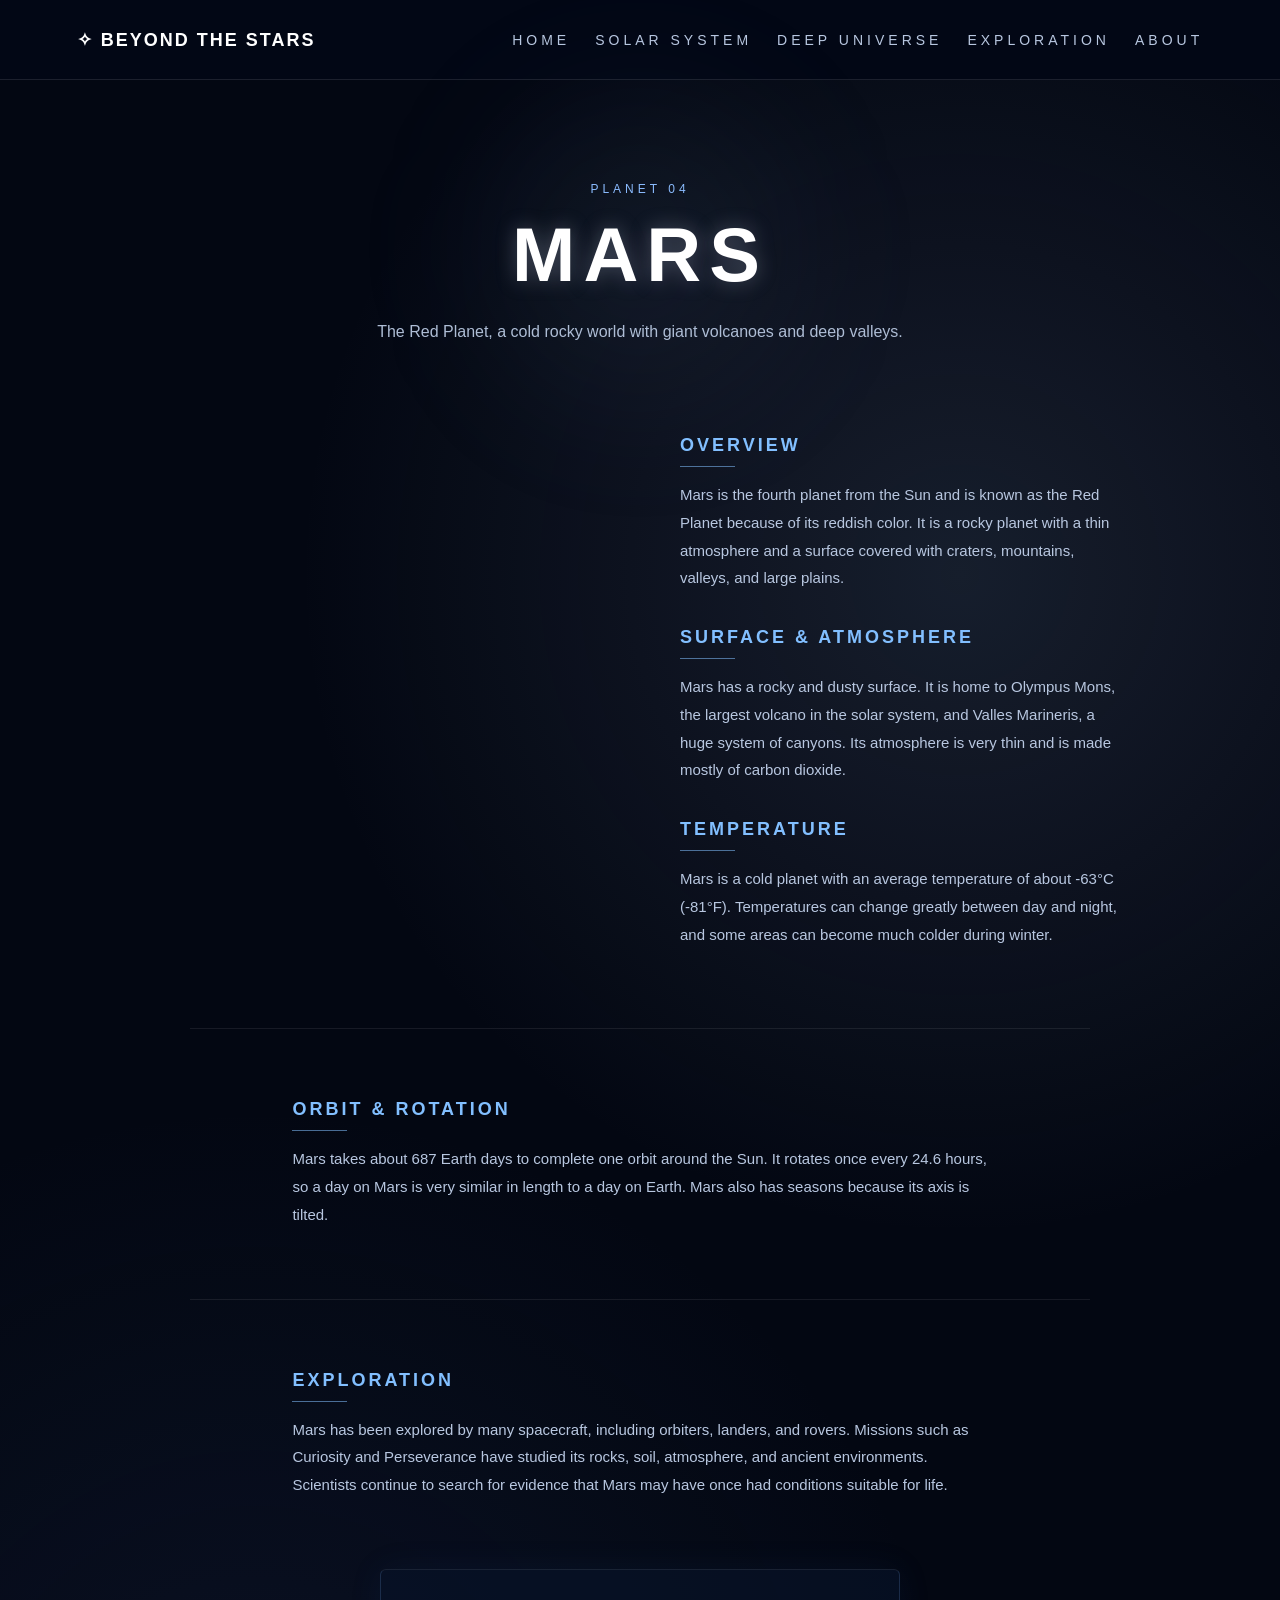
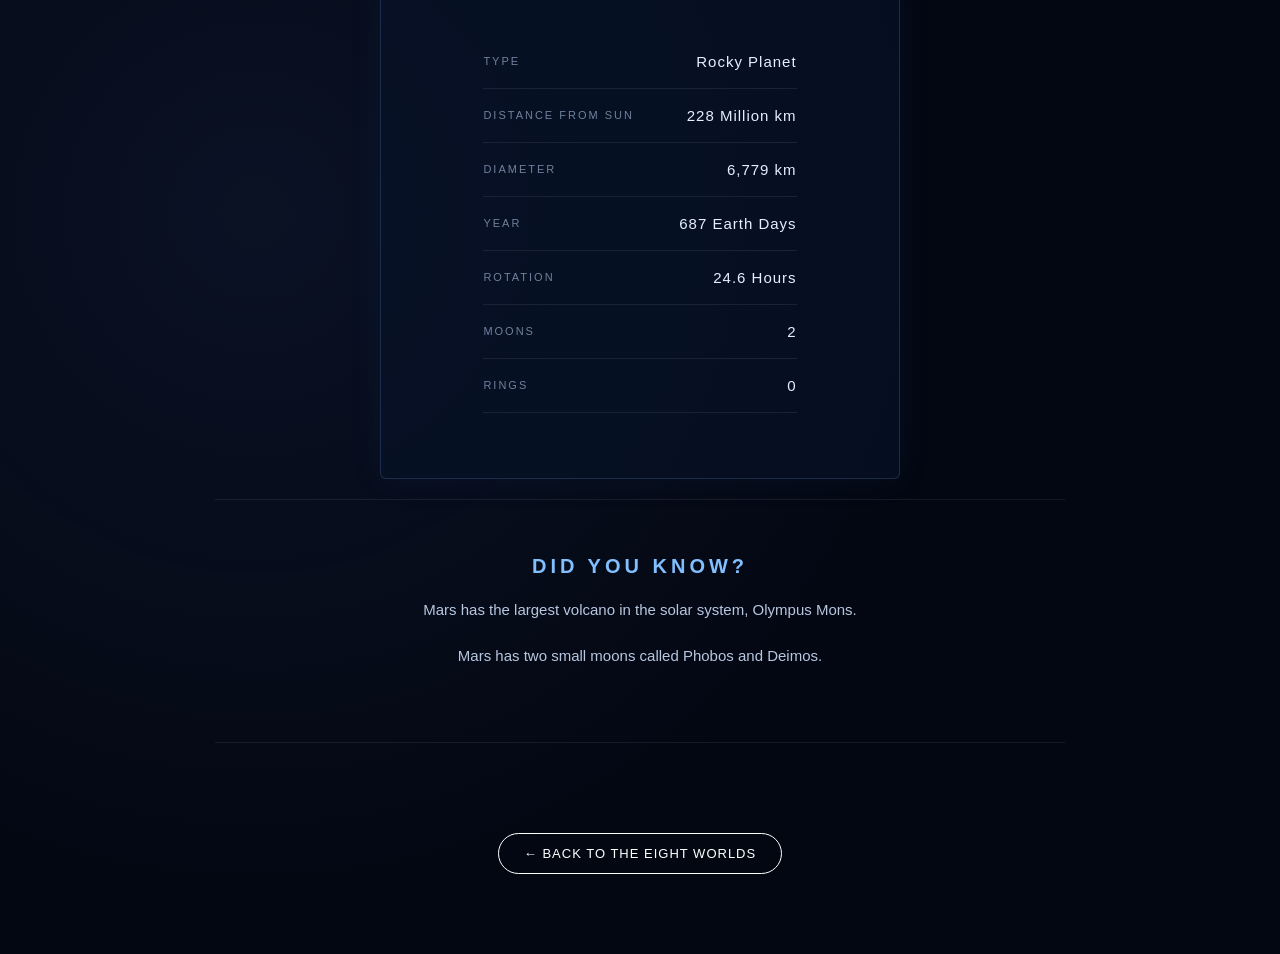
<file: mars.html>
<!DOCTYPE html>
<html lang="en">

<head>
    <meta charset="UTF-8">
    <meta name="viewport" content="width=device-width, initial-scale=1.0">

    <title>Mars | Beyond the Stars</title>

    <link rel="stylesheet" href="style.css">
</head>

<body>

    <!-- HEADER -->

    <header>

        <div class="logo">
            ✧ BEYOND THE STARS
        </div>

        <nav>

            <a href="index.html">HOME</a>

            <a href="solar-system.html">SOLAR SYSTEM</a>

            <a href="deep-universe.html">DEEP UNIVERSE</a>

            <a href="exploration.html">EXPLORATION</a>

            <a href="about.html">ABOUT</a>

        </nav>

    </header>

    <!-- MARS PAGE -->

    <main class="planet-detail">

        <!-- TITLE -->

        <section class="planet-detail-header">

            <p>PLANET 04</p>

            <h1>MARS</h1>

            <p>
                The Red Planet, a cold rocky world with
                giant volcanoes and deep valleys.
            </p>

        </section>

        <!-- MAIN INFORMATION -->

         <section class="planet-detail-content">

            <div class="planet-video">
                <video autoplay loop muted playsinline
                 class="video background">
                <source src="images/mars-space.mp4" type="video/mp4">
                </video>

            </div>

            <div class="planet-info">

                <h2>OVERVIEW</h2>

                <p>
                    Mars is the fourth planet from the Sun and is
                    known as the Red Planet because of its reddish
                    color. It is a rocky planet with a thin atmosphere
                    and a surface covered with craters, mountains,
                    valleys, and large plains.
                </p>

                <h2>SURFACE & ATMOSPHERE</h2>

                <p>
                    Mars has a rocky and dusty surface. It is home to
                    Olympus Mons, the largest volcano in the solar
                    system, and Valles Marineris, a huge system of
                    canyons. Its atmosphere is very thin and is made
                    mostly of carbon dioxide.
                </p>

                <h2>TEMPERATURE</h2>

                <p>
                    Mars is a cold planet with an average temperature
                    of about -63°C (-81°F). Temperatures can change
                    greatly between day and night, and some areas can
                    become much colder during winter.
                </p>

            </div>

        </section>

        <!-- ORBIT & ROTATION -->

        <section class="planet-text-section">

            <h2>ORBIT & ROTATION</h2>

            <p>
                Mars takes about 687 Earth days to complete one orbit
                around the Sun. It rotates once every 24.6 hours,
                so a day on Mars is very similar in length to a day
                on Earth. Mars also has seasons because its axis is
                tilted.
            </p>

        </section>

        <!-- EXPLORATION -->

        <section class="planet-text-section">

            <h2>EXPLORATION</h2>

            <p>
                Mars has been explored by many spacecraft, including
                orbiters, landers, and rovers. Missions such as
                Curiosity and Perseverance have studied its rocks,
                soil, atmosphere, and ancient environments. Scientists
                continue to search for evidence that Mars may have
                once had conditions suitable for life.
            </p>

        </section>

        <!-- QUICK FACTS -->

        <section class="planet-facts">

            <div>
                <span>TYPE</span>
                <strong>Rocky Planet</strong>
            </div>

            <div>
                <span>DISTANCE FROM SUN</span>
                <strong>228 Million km</strong>
            </div>

            <div>
                <span>DIAMETER</span>
                <strong>6,779 km</strong>
            </div>

            <div>
                <span>YEAR</span>
                <strong>687 Earth Days</strong>
            </div>

            <div>
                <span>ROTATION</span>
                <strong>24.6 Hours</strong>
            </div>

            <div>
                <span>MOONS</span>
                <strong>2</strong>
            </div>

            <div>
                <span>RINGS</span>
                <strong>0</strong>
            </div>

        </section>

        <!-- DID YOU KNOW -->

        <section class="planet-fact">

            <h2>DID YOU KNOW?</h2>

            <p>
                Mars has the largest volcano in the solar system,
                Olympus Mons.
            </p>

            <p>
                Mars has two small moons called Phobos and Deimos.
            </p>

        </section>

        <!-- BACK BUTTON -->

        <div class="back-button">

            <a href="planets.html" class="button">
                ← BACK TO THE EIGHT WORLDS
            </a>

        </div>

    </main>


</body>

</html>
</file>
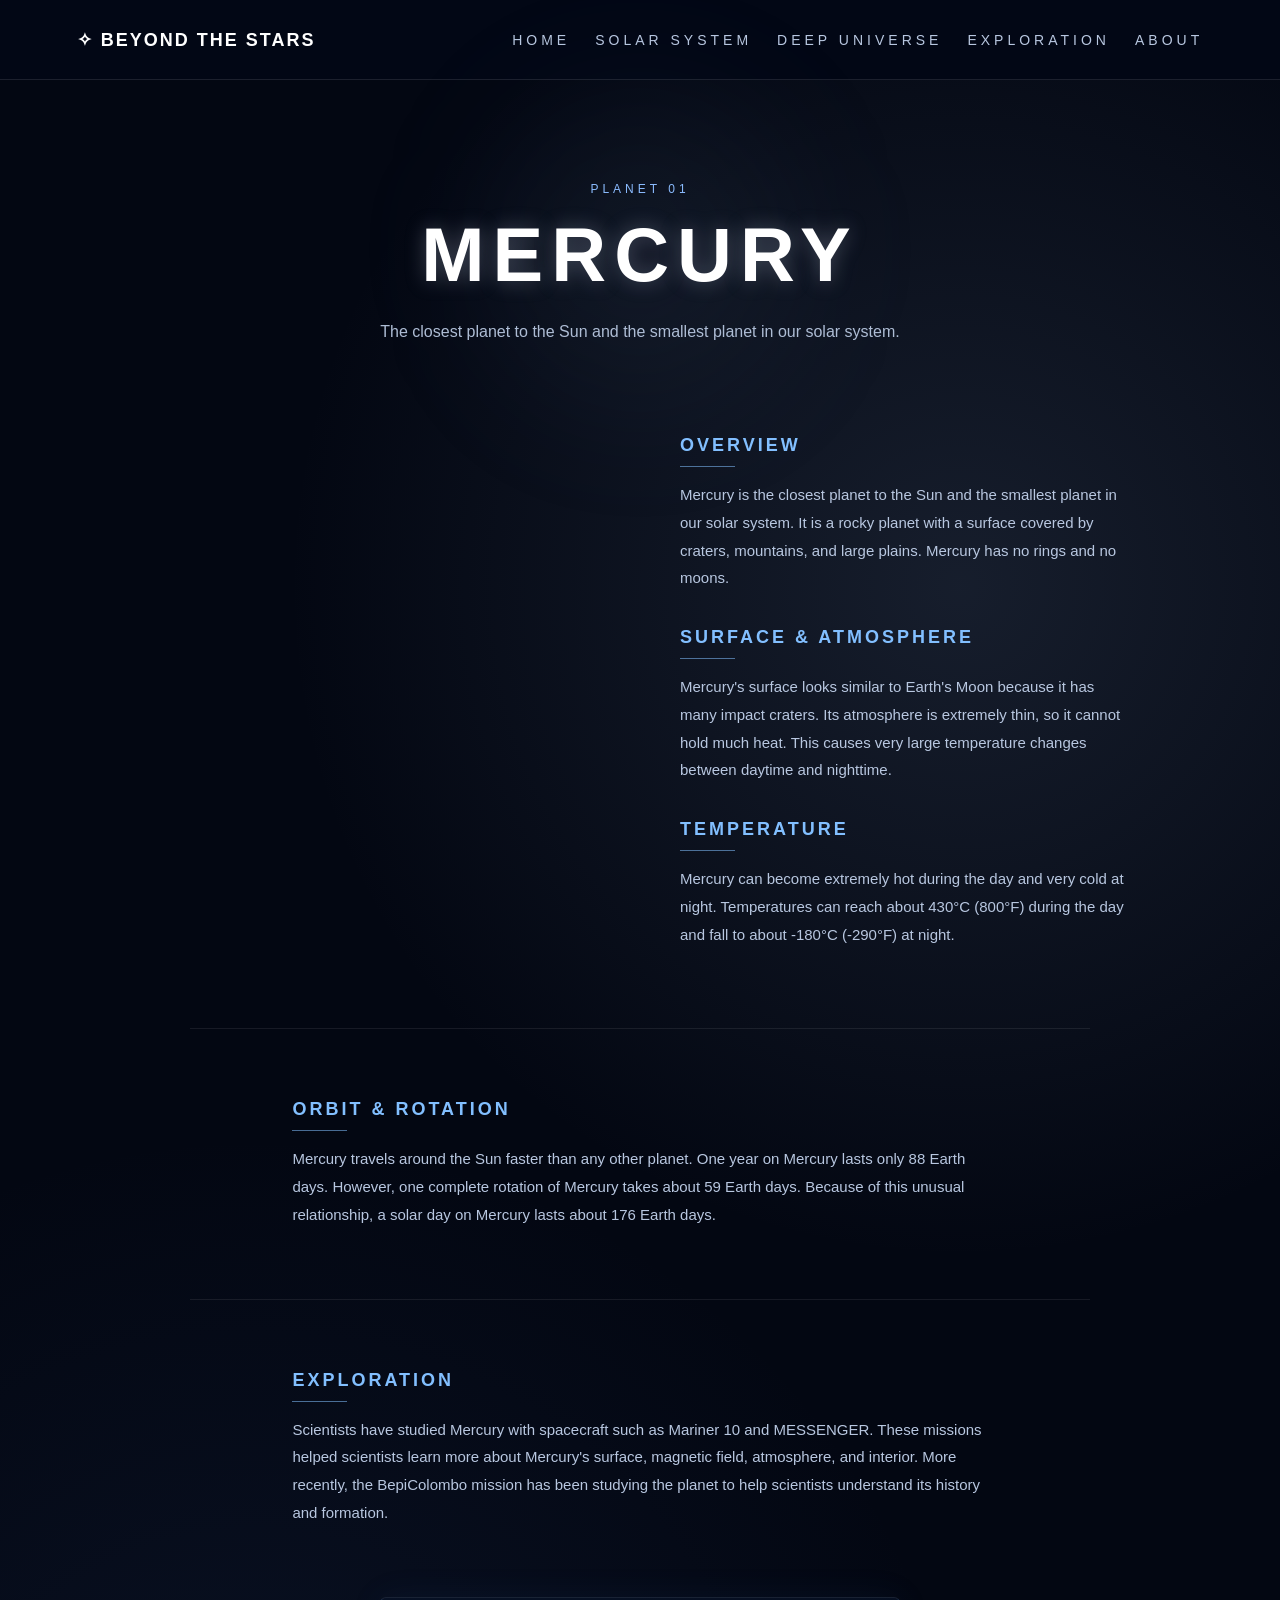
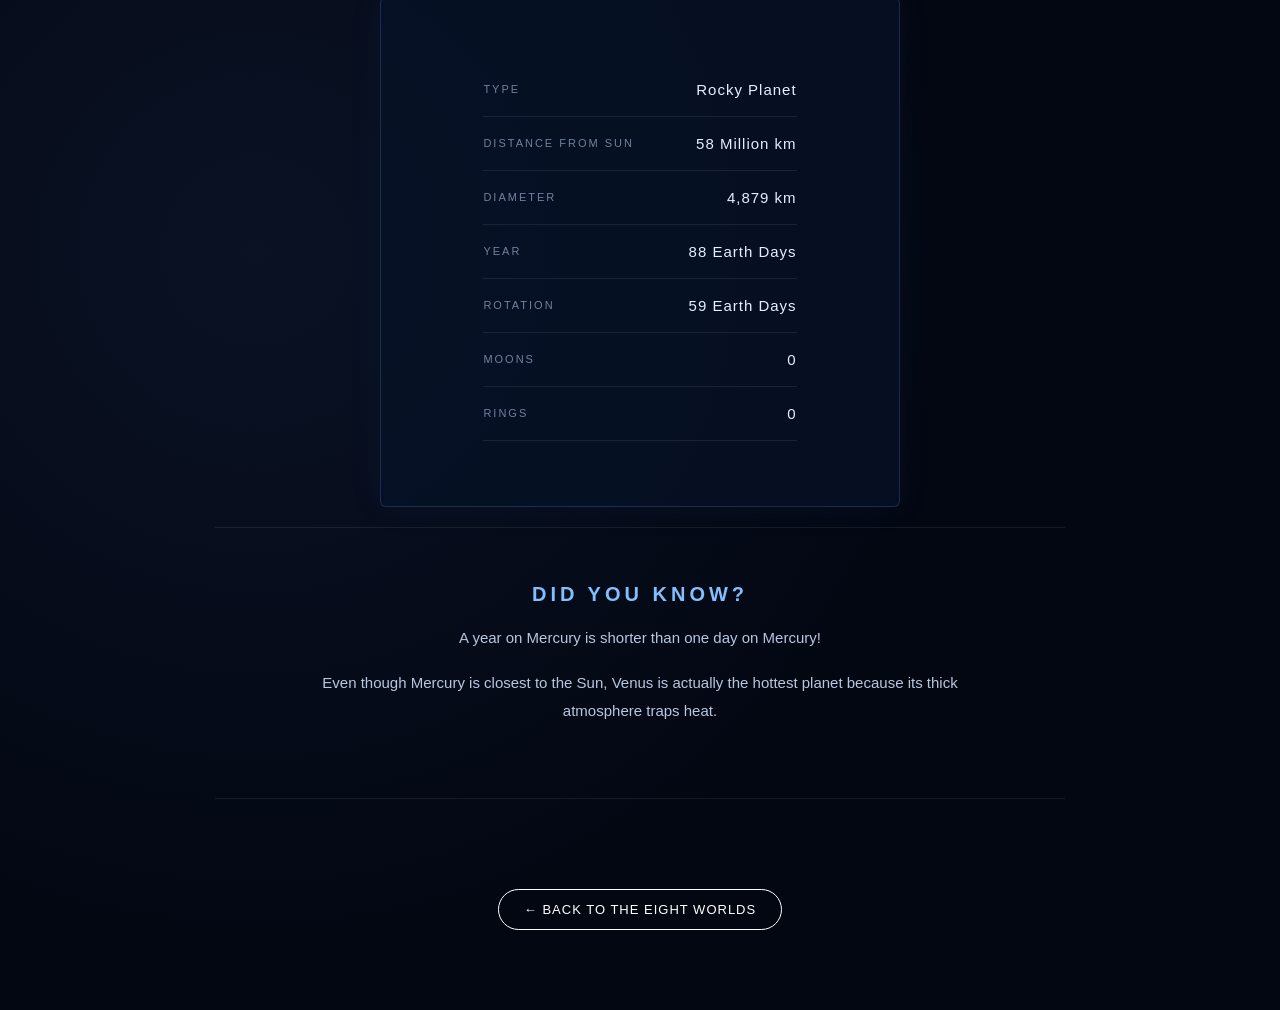
<file: mercury.html>
<!DOCTYPE html>
<html lang="en">

<head>
    <meta charset="UTF-8">
    <meta name="viewport" content="width=device-width, initial-scale=1.0">

    <title>Mercury | Beyond the Stars</title>

    <link rel="stylesheet" href="style.css">
</head>

<body>

    <!-- HEADER -->

    <header>

        <div class="logo">
            ✧ BEYOND THE STARS
        </div>

        <nav>

            <a href="index.html">HOME</a>

            <a href="solar-system.html">SOLAR SYSTEM</a>

            <a href="deep-universe.html">DEEP UNIVERSE</a>

            <a href="exploration.html">EXPLORATION</a>

            <a href="about.html">ABOUT</a>

        </nav>

    </header>


    <!-- MERCURY PAGE -->

    <main class="planet-detail">

        <!-- TITLE -->

        <section class="planet-detail-header">

            <p>PLANET 01</p>

            <h1>MERCURY</h1>

            <p>
                The closest planet to the Sun and the smallest
                planet in our solar system.
            </p>

        </section>


        <!-- MAIN INFORMATION -->

         <section class="planet-detail-content">

            <div class="planet-video">
                <video autoplay loop muted playsinline
                 class="video background">
                <source src="images/mercury-space.mp4" type="video/mp4">
                </video>

            </div>


            <div class="planet-info">

                <h2>OVERVIEW</h2>

                <p>
                    Mercury is the closest planet to the Sun and
                    the smallest planet in our solar system. It is
                    a rocky planet with a surface covered by craters,
                    mountains, and large plains. Mercury has no rings
                    and no moons.
                </p>


                <h2>SURFACE & ATMOSPHERE</h2>

                <p>
                    Mercury's surface looks similar to Earth's Moon
                    because it has many impact craters. Its atmosphere
                    is extremely thin, so it cannot hold much heat.
                    This causes very large temperature changes between
                    daytime and nighttime.
                </p>


                <h2>TEMPERATURE</h2>

                <p>
                    Mercury can become extremely hot during the day
                    and very cold at night. Temperatures can reach
                    about 430°C (800°F) during the day and fall to
                    about -180°C (-290°F) at night.
                </p>

            </div>

        </section>


        <!-- ORBIT & ROTATION -->

        <section class="planet-text-section">

            <h2>ORBIT & ROTATION</h2>

            <p>
                Mercury travels around the Sun faster than any other
                planet. One year on Mercury lasts only 88 Earth days.
                However, one complete rotation of Mercury takes about
                59 Earth days. Because of this unusual relationship,
                a solar day on Mercury lasts about 176 Earth days.
            </p>

        </section>


        <!-- EXPLORATION -->

        <section class="planet-text-section">

            <h2>EXPLORATION</h2>

            <p>
                Scientists have studied Mercury with spacecraft such
                as Mariner 10 and MESSENGER. These missions helped
                scientists learn more about Mercury's surface, magnetic
                field, atmosphere, and interior. More recently,
                the BepiColombo mission has been studying the planet
                to help scientists understand its history and formation.
            </p>

        </section>


        <!-- QUICK FACTS -->

        <section class="planet-facts">

            <div>

                <span>TYPE</span>

                <strong>Rocky Planet</strong>

            </div>


            <div>

                <span>DISTANCE FROM SUN</span>

                <strong>58 Million km</strong>

            </div>


            <div>

                <span>DIAMETER</span>

                <strong>4,879 km</strong>

            </div>


            <div>

                <span>YEAR</span>

                <strong>88 Earth Days</strong>

            </div>


            <div>

                <span>ROTATION</span>

                <strong>59 Earth Days</strong>

            </div>


            <div>

                <span>MOONS</span>

                <strong>0</strong>

            </div>


            <div>

                <span>RINGS</span>

                <strong>0</strong>

            </div>

        </section>


        <!-- DID YOU KNOW -->

        <section class="planet-fact">

            <h2>DID YOU KNOW?</h2>

            <p>
                A year on Mercury is shorter than one day on Mercury!
            </p>

            <p>
                Even though Mercury is closest to the Sun, Venus is
                actually the hottest planet because its thick
                atmosphere traps heat.
            </p>

        </section>


        <!-- BACK BUTTON -->

        <div class="back-button">

            <a href="planets.html" class="button">
                ← BACK TO THE EIGHT WORLDS
            </a>

        </div>

    </main>


</body>

</html>
</file>
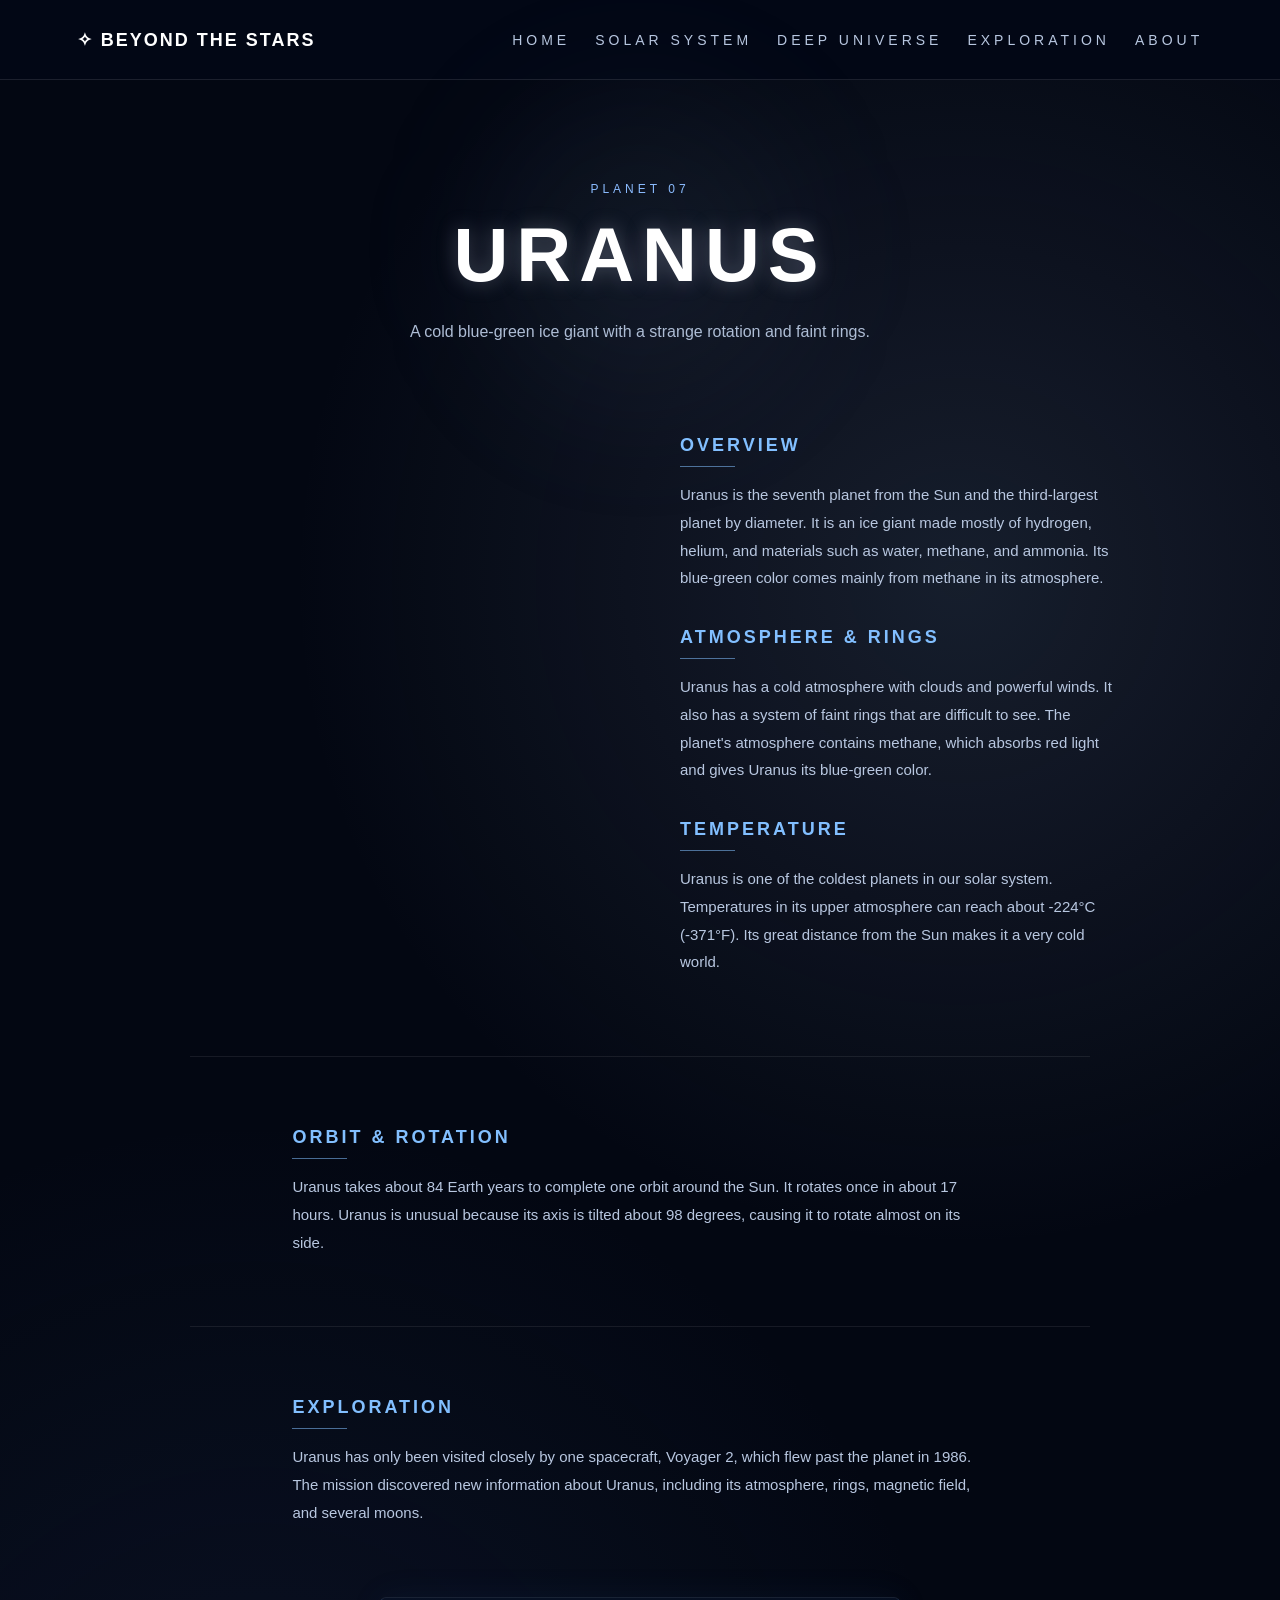
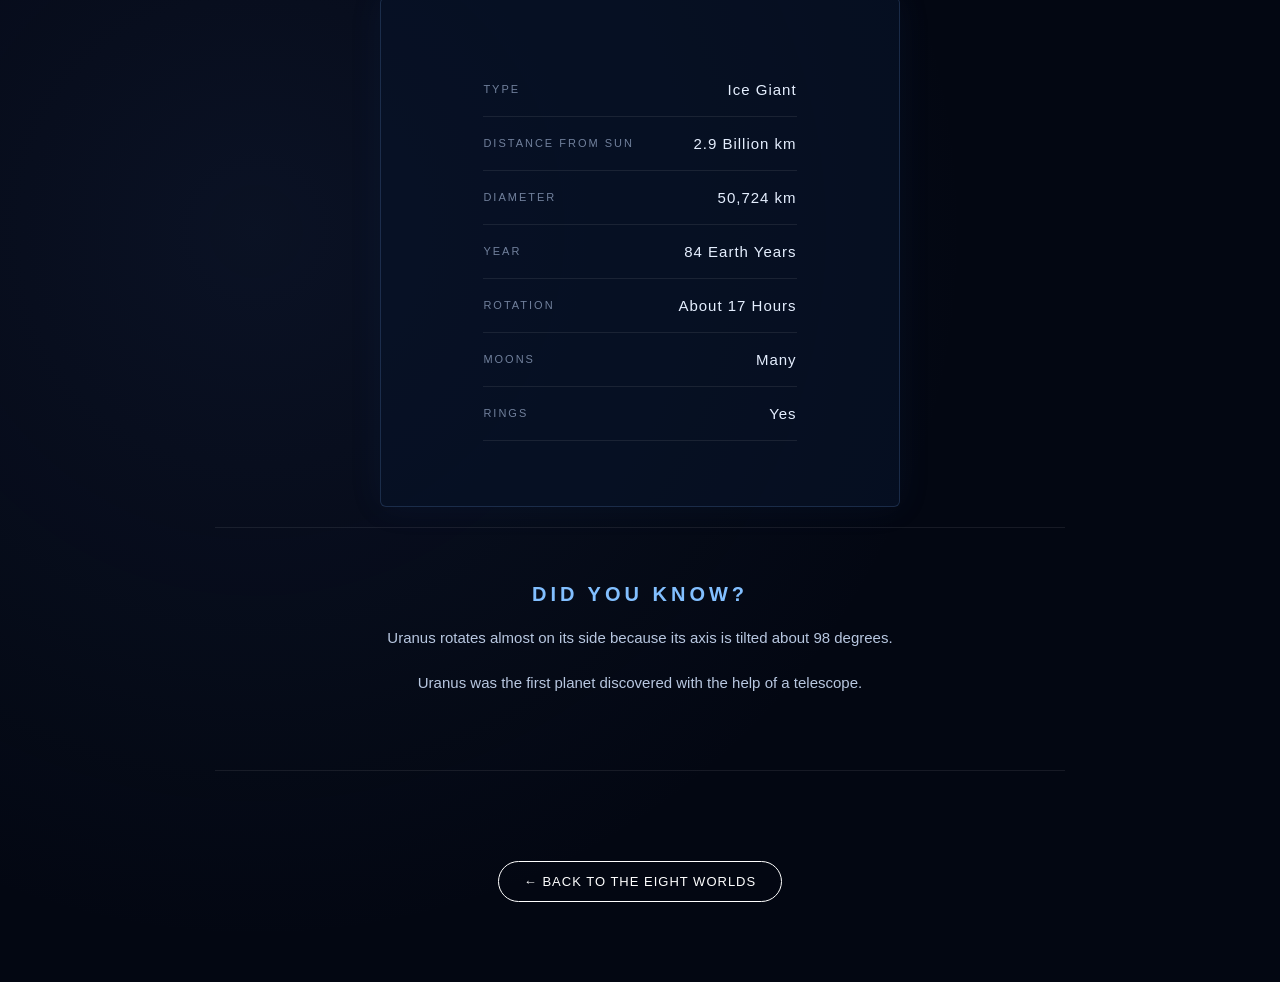
<file: neptune.html>
<!DOCTYPE html>
<html lang="en">

<head>
    <meta charset="UTF-8">
    <meta name="viewport" content="width=device-width, initial-scale=1.0">

    <title>Uranus | Beyond the Stars</title>

    <link rel="stylesheet" href="style.css">
</head>

<body>

    <!-- HEADER -->

    <header>

        <div class="logo">
            ✧ BEYOND THE STARS
        </div>

        <nav>

            <a href="index.html">HOME</a>

            <a href="solar-system.html">SOLAR SYSTEM</a>

            <a href="deep-universe.html">DEEP UNIVERSE</a>

            <a href="exploration.html">EXPLORATION</a>

            <a href="about.html">ABOUT</a>

        </nav>

    </header>

    <!-- URANUS PAGE -->

    <main class="planet-detail">

        <!-- TITLE -->

        <section class="planet-detail-header">

            <p>PLANET 07</p>

            <h1>URANUS</h1>

            <p>
                A cold blue-green ice giant with a strange
                rotation and faint rings.
            </p>

        </section>

        <!-- MAIN INFORMATION -->

         <section class="planet-detail-content">

            <div class="planet-video">
                <video autoplay loop muted playsinline
                 class="video background">
                <source src="images/uranus-space.mp4" type="video/mp4">
                </video>

            </div>

            <div class="planet-info">

                <h2>OVERVIEW</h2>

                <p>
                    Uranus is the seventh planet from the Sun and
                    the third-largest planet by diameter. It is an
                    ice giant made mostly of hydrogen, helium, and
                    materials such as water, methane, and ammonia.
                    Its blue-green color comes mainly from methane
                    in its atmosphere.
                </p>

                <h2>ATMOSPHERE & RINGS</h2>

                <p>
                    Uranus has a cold atmosphere with clouds and
                    powerful winds. It also has a system of faint
                    rings that are difficult to see. The planet's
                    atmosphere contains methane, which absorbs
                    red light and gives Uranus its blue-green color.
                </p>

                <h2>TEMPERATURE</h2>

                <p>
                    Uranus is one of the coldest planets in our
                    solar system. Temperatures in its upper
                    atmosphere can reach about -224°C (-371°F).
                    Its great distance from the Sun makes it a
                    very cold world.
                </p>

            </div>

        </section>

        <!-- ORBIT & ROTATION -->

        <section class="planet-text-section">

            <h2>ORBIT & ROTATION</h2>

            <p>
                Uranus takes about 84 Earth years to complete one
                orbit around the Sun. It rotates once in about
                17 hours. Uranus is unusual because its axis is
                tilted about 98 degrees, causing it to rotate
                almost on its side.
            </p>

        </section>

        <!-- EXPLORATION -->

        <section class="planet-text-section">

            <h2>EXPLORATION</h2>

            <p>
                Uranus has only been visited closely by one
                spacecraft, Voyager 2, which flew past the planet
                in 1986. The mission discovered new information
                about Uranus, including its atmosphere, rings,
                magnetic field, and several moons.
            </p>

        </section>

        <!-- QUICK FACTS -->

        <section class="planet-facts">

            <div>
                <span>TYPE</span>
                <strong>Ice Giant</strong>
            </div>

            <div>
                <span>DISTANCE FROM SUN</span>
                <strong>2.9 Billion km</strong>
            </div>

            <div>
                <span>DIAMETER</span>
                <strong>50,724 km</strong>
            </div>

            <div>
                <span>YEAR</span>
                <strong>84 Earth Years</strong>
            </div>

            <div>
                <span>ROTATION</span>
                <strong>About 17 Hours</strong>
            </div>

            <div>
                <span>MOONS</span>
                <strong>Many</strong>
            </div>

            <div>
                <span>RINGS</span>
                <strong>Yes</strong>
            </div>

        </section>

        <!-- DID YOU KNOW -->

        <section class="planet-fact">

            <h2>DID YOU KNOW?</h2>

            <p>
                Uranus rotates almost on its side because its
                axis is tilted about 98 degrees.
            </p>

            <p>
                Uranus was the first planet discovered with the
                help of a telescope.
            </p>

        </section>

        <!-- BACK BUTTON -->

        <div class="back-button">

            <a href="planets.html" class="button">
                ← BACK TO THE EIGHT WORLDS
            </a>

        </div>

    </main>

</body>

</html>
</file>
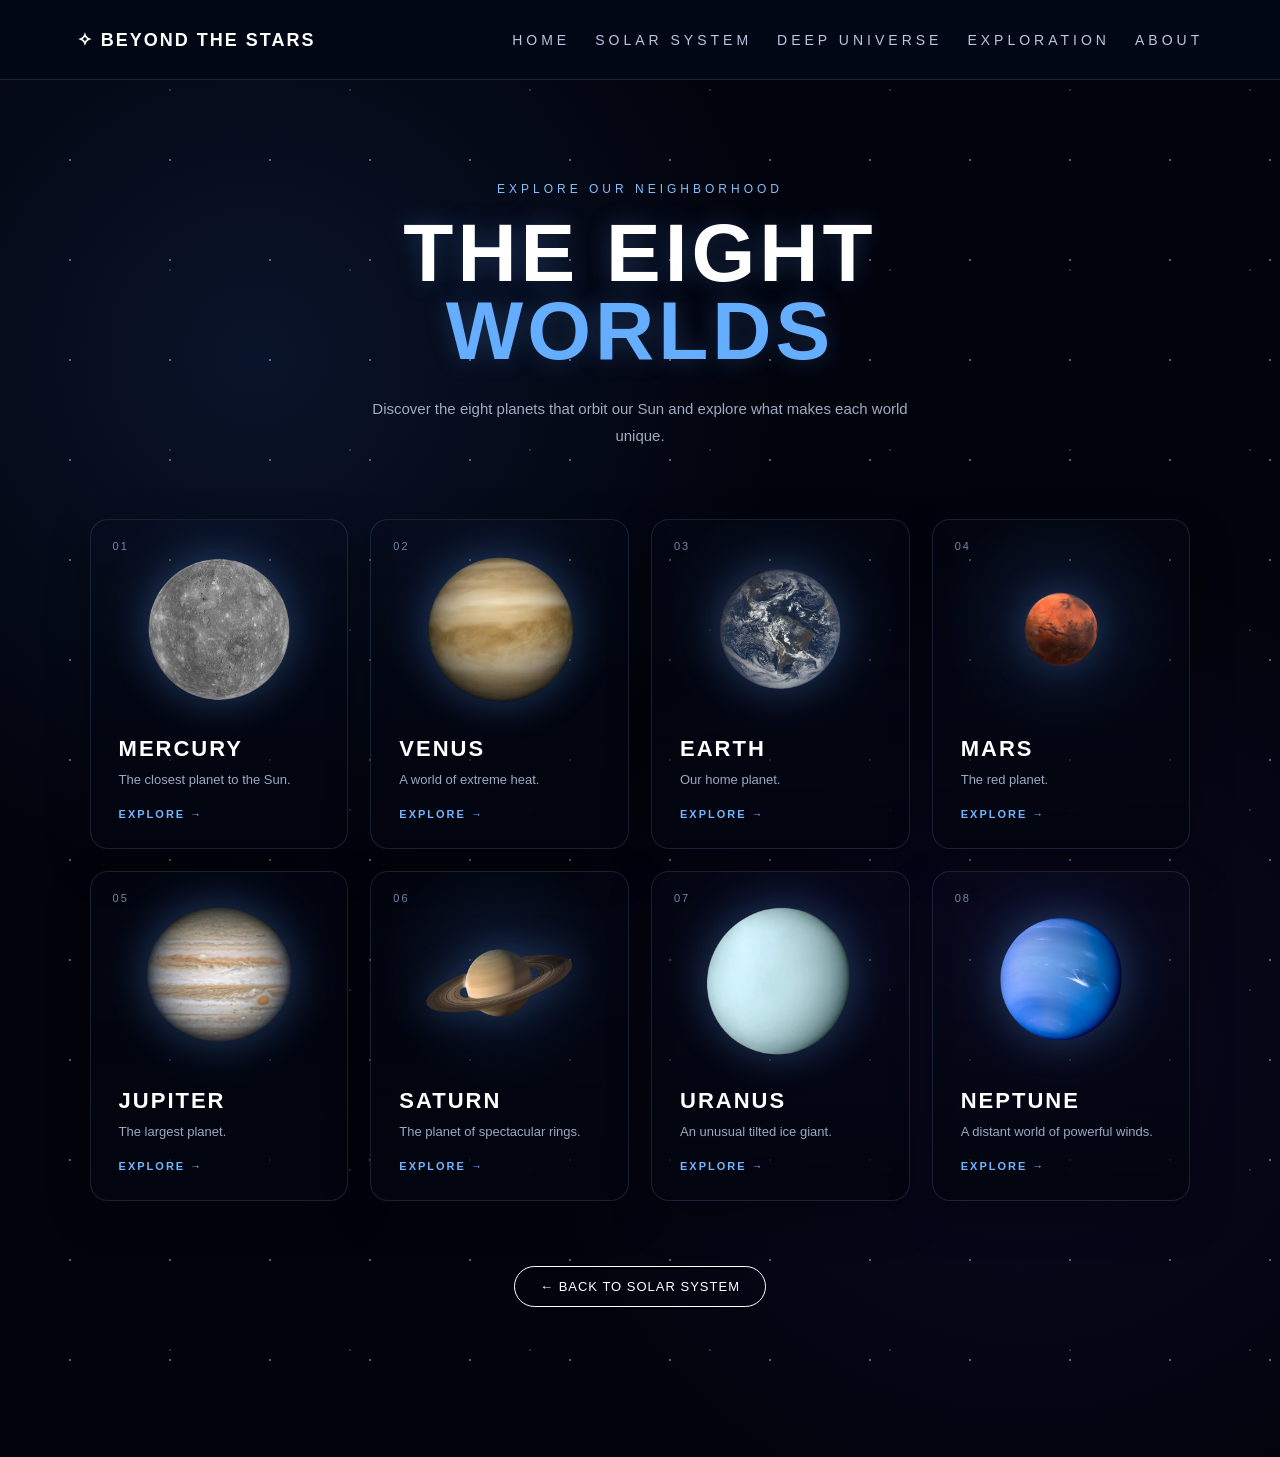
<file: planets.html>
<!DOCTYPE html>
<html lang="en">

<head>
    <meta charset="UTF-8">
    <meta name="viewport" content="width=device-width, initial-scale=1.0">

    <title>The Eight Worlds | Beyond the Stars</title>

    <link rel="stylesheet" href="style.css">
</head>

<body>

    <!-- HEADER -->

    <header>

        <div class="logo">
            ✧ BEYOND THE STARS
        </div>

        <nav>

            <a href="index.html">
                HOME
            </a>
            <a href="solar-system.html">
                SOLAR SYSTEM
            </a>
            <a href="deep-universe.html">
                DEEP UNIVERSE
            </a>
            <a href="exploration.html">
                EXPLORATION
            </a>
            <a href="about.html">
                ABOUT
            </a>

        </nav>

    </header>


    <!-- PLANETS PAGE -->

    <main class="planets-page">

        <section class="planets-header">

            <p>EXPLORE OUR NEIGHBORHOOD</p>

            <h1>
                THE EIGHT
                <span>WORLDS</span>
            </h1>

            <p class="planets-description">

                Discover the eight planets that orbit
                our Sun and explore what makes each
                world unique.

            </p>

        </section>


        <!-- PLANET OPTIONS -->

        <section class="planet-grid">


            <!-- MERCURY -->

            <a href="mercury.html" class="planet-card">

                <div class="planet-image">
                    <img src="images/mercury.jpg" alt="Mercury">
                </div>

                <span>01</span>

                <h2>MERCURY</h2>

                <p>
                    The closest planet to the Sun.
                </p>

                <strong>
                    EXPLORE →
                </strong>

            </a>


            <!-- VENUS -->

            <a href="venus.html" class="planet-card">

                <div class="planet-image">
                    <img src="images/venus.jpg" alt="Venus">
                 </div>

                <span>02</span>

                <h2>VENUS</h2>

                <p>
                    A world of extreme heat.
                </p>

                <strong>
                    EXPLORE →
                </strong>

            </a>


            <!-- EARTH -->

            <a href="earth.html" class="planet-card">

                <div class="planet-image">
                    <img src="images/earth.jpg" alt="Earth">
                </div>

                <span>03</span>

                <h2>EARTH</h2>

                <p>
                    Our home planet.
                </p>

                <strong>
                    EXPLORE →
                </strong>

            </a>


            <!-- MARS -->

            <a href="mars.html" class="planet-card">

                <div class="planet-image">
                    <img src="images/mars.jpg" alt="Mars">
                </div>

                <span>04</span>

                <h2>MARS</h2>

                <p>
                    The red planet.
                </p>

                <strong>
                    EXPLORE →
                </strong>

            </a>


            <!-- JUPITER -->

            <a href="jupiter.html" class="planet-card">

                <div class="planet-image">
                    <img src="images/jupiter.jpg" alt="Jupiter">
                </div>

                <span>05</span>

                <h2>JUPITER</h2>

                <p>
                    The largest planet.
                </p>

                <strong>
                    EXPLORE →
                </strong>

            </a>


            <!-- SATURN -->

            <a href="saturn.html" class="planet-card">

                <div class="planet-image">
                    <img src="images/saturn.jpg" alt="Saturn">
                </div>

                <span>06</span>

                <h2>SATURN</h2>

                <p>
                    The planet of spectacular rings.
                </p>

                <strong>
                    EXPLORE →
                </strong>

            </a>


            <!-- URANUS -->

            <a href="uranus.html" class="planet-card">

                <div class="planet-image">
                    <img src="images/uranus.jpg" alt="Uranus">
                </div>

                <span>07</span>

                <h2>URANUS</h2>

                <p>
                    An unusual tilted ice giant.
                </p>

                <strong>
                    EXPLORE →
                </strong>

            </a>


            <!-- NEPTUNE -->

            <a href="neptune.html" class="planet-card">

                <div class="planet-image">
                    <img src="images/neptune.jpg" alt="Neptune">
                </div>

                <span>08</span>

                <h2>NEPTUNE</h2>

                <p>
                    A distant world of powerful winds.
                </p>

                <strong>
                    EXPLORE →
                </strong>

            </a>


        </section>


        <!-- BACK BUTTON -->

        <div class="back-button">

            <a href="solar-system.html" class="button">
                ← BACK TO SOLAR SYSTEM
            </a>

        </div>

    </main>


</body>

</html>
</file>
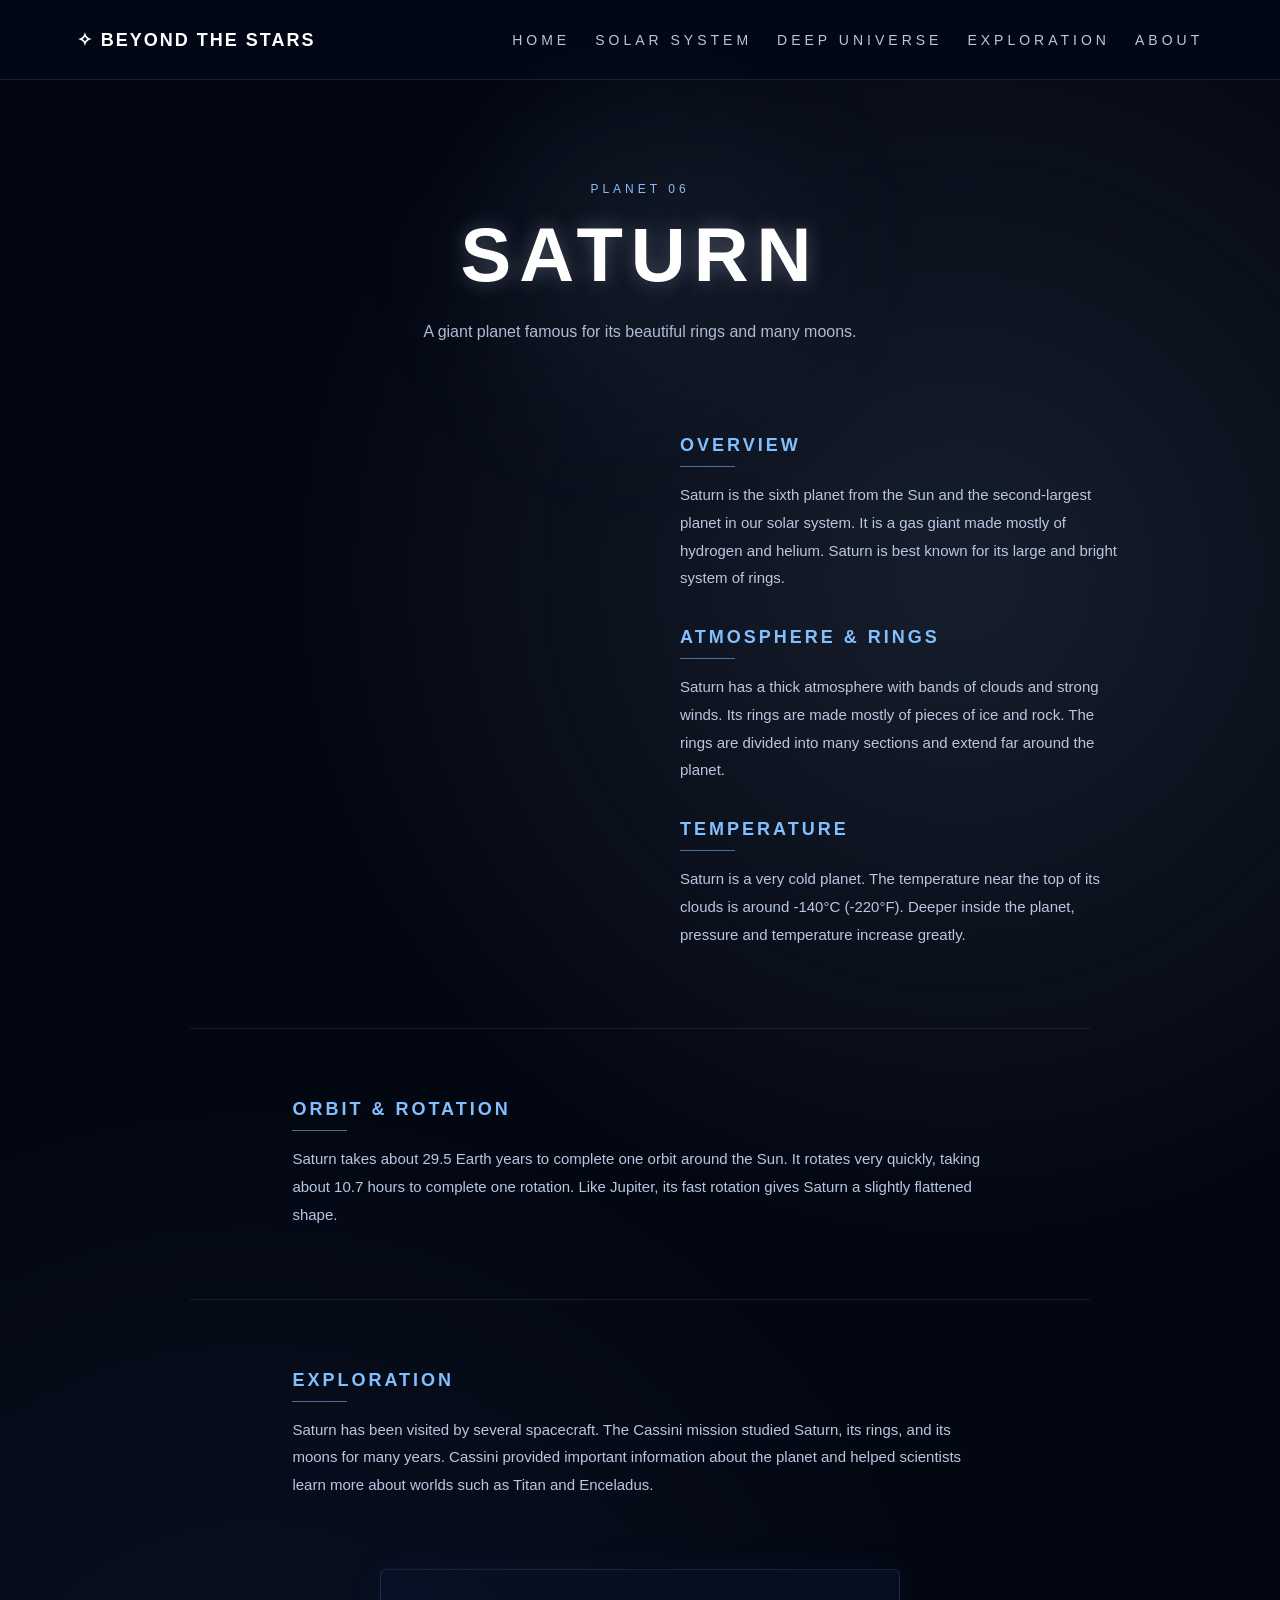
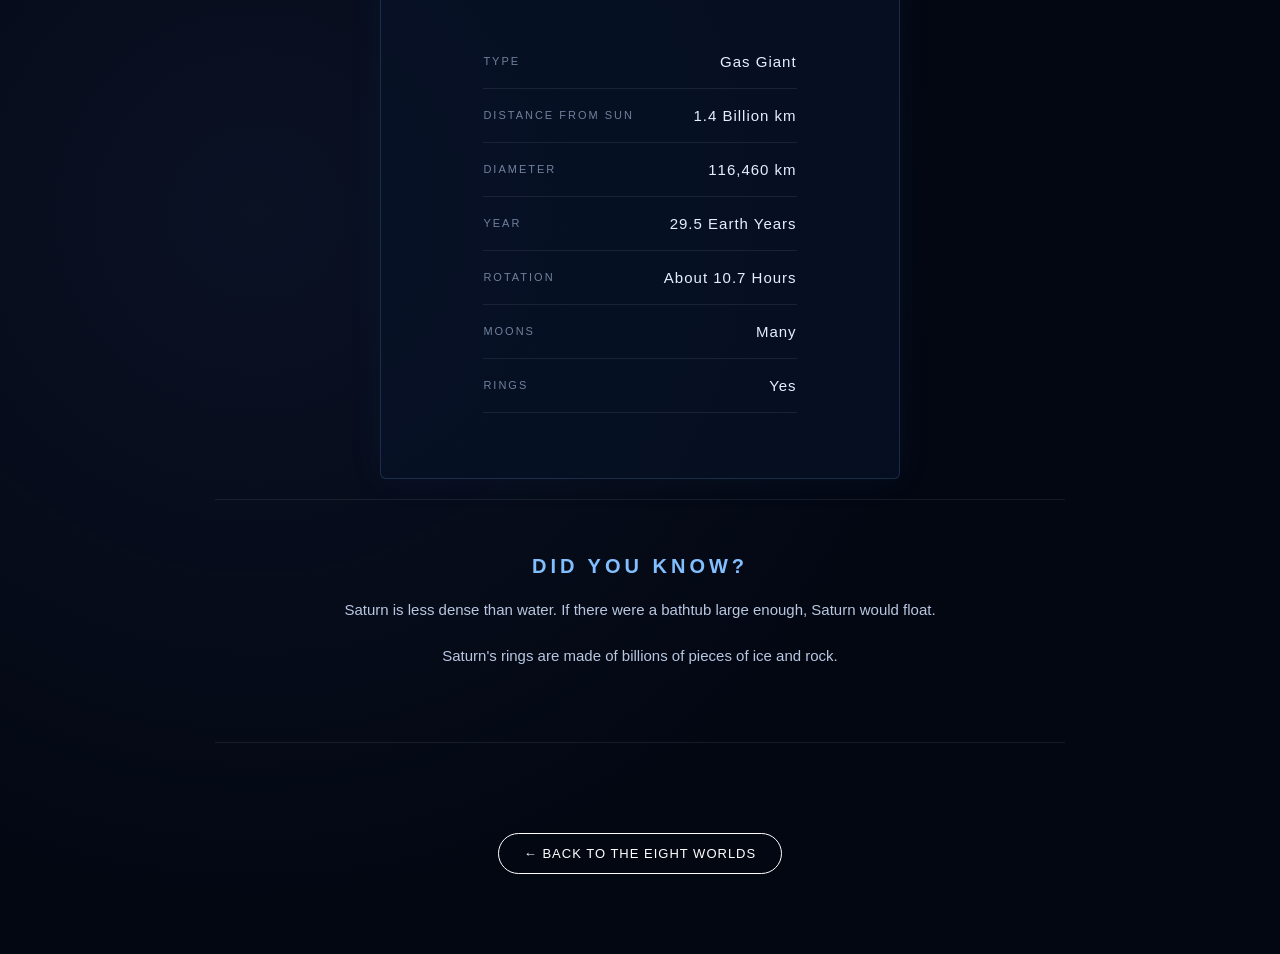
<file: saturn.html>
<!DOCTYPE html>
<html lang="en">

<head>
    <meta charset="UTF-8">
    <meta name="viewport" content="width=device-width, initial-scale=1.0">

    <title>Saturn | Beyond the Stars</title>

    <link rel="stylesheet" href="style.css">
</head>

<body>

    <!-- HEADER -->

    <header>

        <div class="logo">
            ✧ BEYOND THE STARS
        </div>

        <nav>

            <a href="index.html">HOME</a>

            <a href="solar-system.html">SOLAR SYSTEM</a>

            <a href="deep-universe.html">DEEP UNIVERSE</a>

            <a href="exploration.html">EXPLORATION</a>

            <a href="about.html">ABOUT</a>

        </nav>

    </header>

    <!-- SATURN PAGE -->

    <main class="planet-detail">

        <!-- TITLE -->

        <section class="planet-detail-header">

            <p>PLANET 06</p>

            <h1>SATURN</h1>

            <p>
                A giant planet famous for its beautiful
                rings and many moons.
            </p>

        </section>

        <!-- MAIN INFORMATION -->

         <section class="planet-detail-content">

            <div class="planet-video">
                <video autoplay loop muted playsinline
                 class="video background">
                <source src="images/saturn-space.mp4" type="video/mp4">
                </video>

            </div>
            <div class="planet-info">

                <h2>OVERVIEW</h2>

                <p>
                    Saturn is the sixth planet from the Sun and
                    the second-largest planet in our solar system.
                    It is a gas giant made mostly of hydrogen and
                    helium. Saturn is best known for its large and
                    bright system of rings.
                </p>

                <h2>ATMOSPHERE & RINGS</h2>

                <p>
                    Saturn has a thick atmosphere with bands of
                    clouds and strong winds. Its rings are made
                    mostly of pieces of ice and rock. The rings
                    are divided into many sections and extend
                    far around the planet.
                </p>

                <h2>TEMPERATURE</h2>

                <p>
                    Saturn is a very cold planet. The temperature
                    near the top of its clouds is around -140°C
                    (-220°F). Deeper inside the planet, pressure
                    and temperature increase greatly.
                </p>

            </div>

        </section>

        <!-- ORBIT & ROTATION -->

        <section class="planet-text-section">

            <h2>ORBIT & ROTATION</h2>

            <p>
                Saturn takes about 29.5 Earth years to complete
                one orbit around the Sun. It rotates very quickly,
                taking about 10.7 hours to complete one rotation.
                Like Jupiter, its fast rotation gives Saturn a
                slightly flattened shape.
            </p>

        </section>

        <!-- EXPLORATION -->

        <section class="planet-text-section">

            <h2>EXPLORATION</h2>

            <p>
                Saturn has been visited by several spacecraft.
                The Cassini mission studied Saturn, its rings,
                and its moons for many years. Cassini provided
                important information about the planet and helped
                scientists learn more about worlds such as Titan
                and Enceladus.
            </p>

        </section>

        <!-- QUICK FACTS -->

        <section class="planet-facts">

            <div>
                <span>TYPE</span>
                <strong>Gas Giant</strong>
            </div>

            <div>
                <span>DISTANCE FROM SUN</span>
                <strong>1.4 Billion km</strong>
            </div>

            <div>
                <span>DIAMETER</span>
                <strong>116,460 km</strong>
            </div>

            <div>
                <span>YEAR</span>
                <strong>29.5 Earth Years</strong>
            </div>

            <div>
                <span>ROTATION</span>
                <strong>About 10.7 Hours</strong>
            </div>

            <div>
                <span>MOONS</span>
                <strong>Many</strong>
            </div>

            <div>
                <span>RINGS</span>
                <strong>Yes</strong>
            </div>

        </section>

        <!-- DID YOU KNOW -->

        <section class="planet-fact">

            <h2>DID YOU KNOW?</h2>

            <p>
                Saturn is less dense than water. If there were
                a bathtub large enough, Saturn would float.
            </p>

            <p>
                Saturn's rings are made of billions of pieces
                of ice and rock.
            </p>

        </section>

        <!-- BACK BUTTON -->

        <div class="back-button">

            <a href="planets.html" class="button">
                ← BACK TO THE EIGHT WORLDS
            </a>

        </div>

    </main>


</body>

</html>
</file>
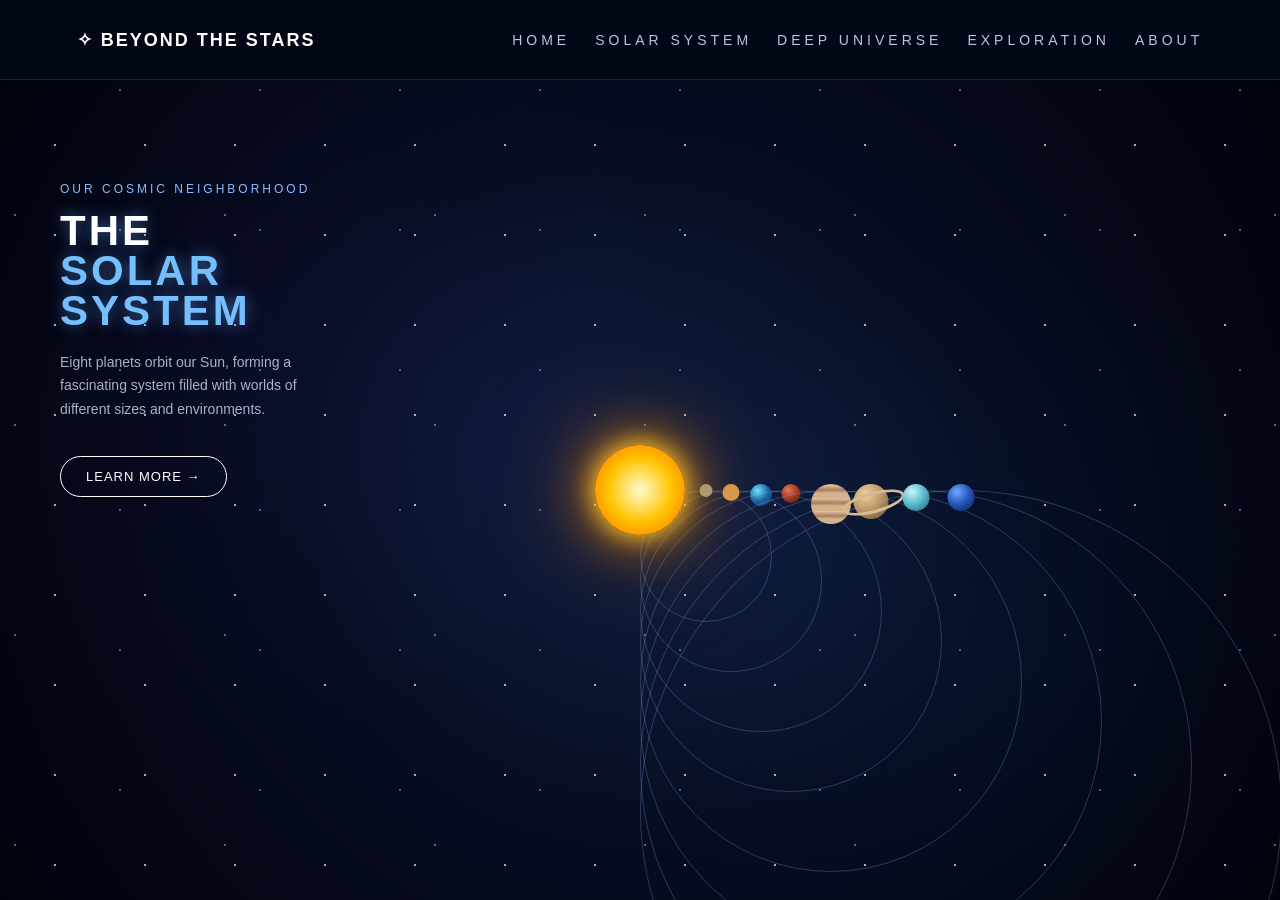
<file: solar-system.html>
<!DOCTYPE html>
<html lang="en">

<head>
    <meta charset="UTF-8">
    <meta name="viewport" content="width=device-width, initial-scale=1.0">

    <title>Solar System | Beyond the Stars</title>

    <link rel="stylesheet" href="style.css">
</head>

<body>


    <!-- ==============================
         HEADER
    =============================== -->

    <header>

        <div class="logo">
            ✧ BEYOND THE STARS
        </div>

        <nav>

            <a href="index.html">
                HOME
            </a>

            <a href="solar-system.html">
                SOLAR SYSTEM
            </a>

            <a href="deep-universe.html">
                DEEP UNIVERSE
            </a>

            <a href="exploration.html">
               EXPLORATION
            </a>

            <a href="about.html">
                ABOUT
            </a>

        </nav>

    </header>



    <!-- ==============================
         SOLAR SYSTEM
    =============================== -->

    <main class="solar-page">


        <section class="solar-orbit">


            <!-- INFORMATION IN THE CORNER -->

            <div class="solar-label">

                <p>
                    OUR COSMIC NEIGHBORHOOD
                </p>

                <h1>
                    THE<br>
                    <span>SOLAR SYSTEM</span>
                </h1>

                <p class="solar-mini-description">

                    Eight planets orbit our Sun,
                    forming a fascinating system
                    filled with worlds of different
                    sizes and environments.

                </p>

                <a href="planets.html" class="button">
                    LEARN MORE →
                </a>

            </div>



            <!-- ==========================
                 THE SUN
            =========================== -->

            <div class="sun"></div>



            <!-- ==========================
                 MERCURY
            =========================== -->

            <div class="orbit orbit-1">

                <div class="moving-planet"></div>

            </div>



            <!-- ==========================
                 VENUS
            =========================== -->

            <div class="orbit orbit-2">

                <div class="moving-planet"></div>

            </div>



            <!-- ==========================
                 EARTH
            =========================== -->

            <div class="orbit orbit-3">

                <div class="moving-planet"></div>

            </div>



            <!-- ==========================
                 MARS
            =========================== -->

            <div class="orbit orbit-4">

                <div class="moving-planet"></div>

            </div>



            <!-- ==========================
                 JUPITER
            =========================== -->

            <div class="orbit orbit-5">

                <div class="moving-planet"></div>

            </div>



            <!-- ==========================
                 SATURN
            =========================== -->

            <div class="orbit orbit-6">

                <div class="moving-planet"></div>

            </div>



            <!-- ==========================
                 URANUS
            =========================== -->

            <div class="orbit orbit-7">

                <div class="moving-planet"></div>

            </div>



            <!-- ==========================
                 NEPTUNE
            =========================== -->

            <div class="orbit orbit-8">

                <div class="moving-planet"></div>

            </div>


        </section>

</body>

</html>
</file>
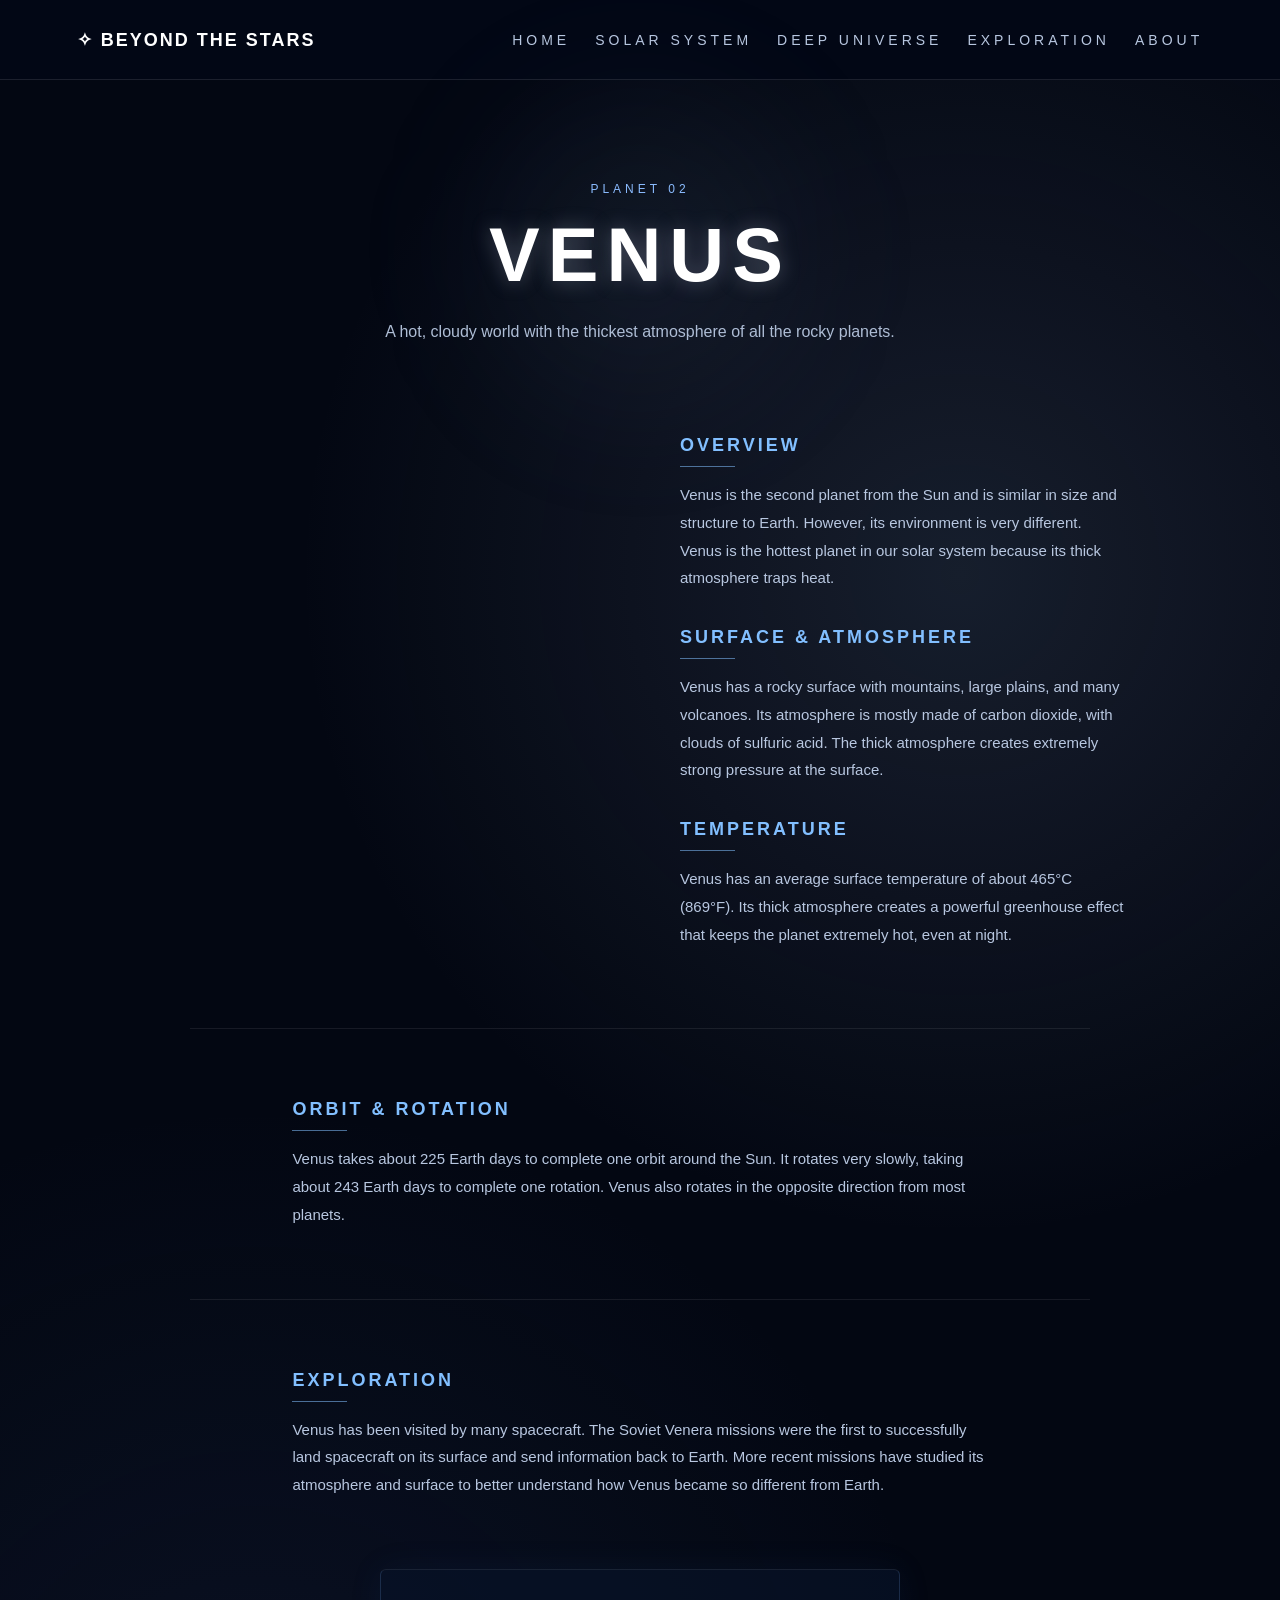
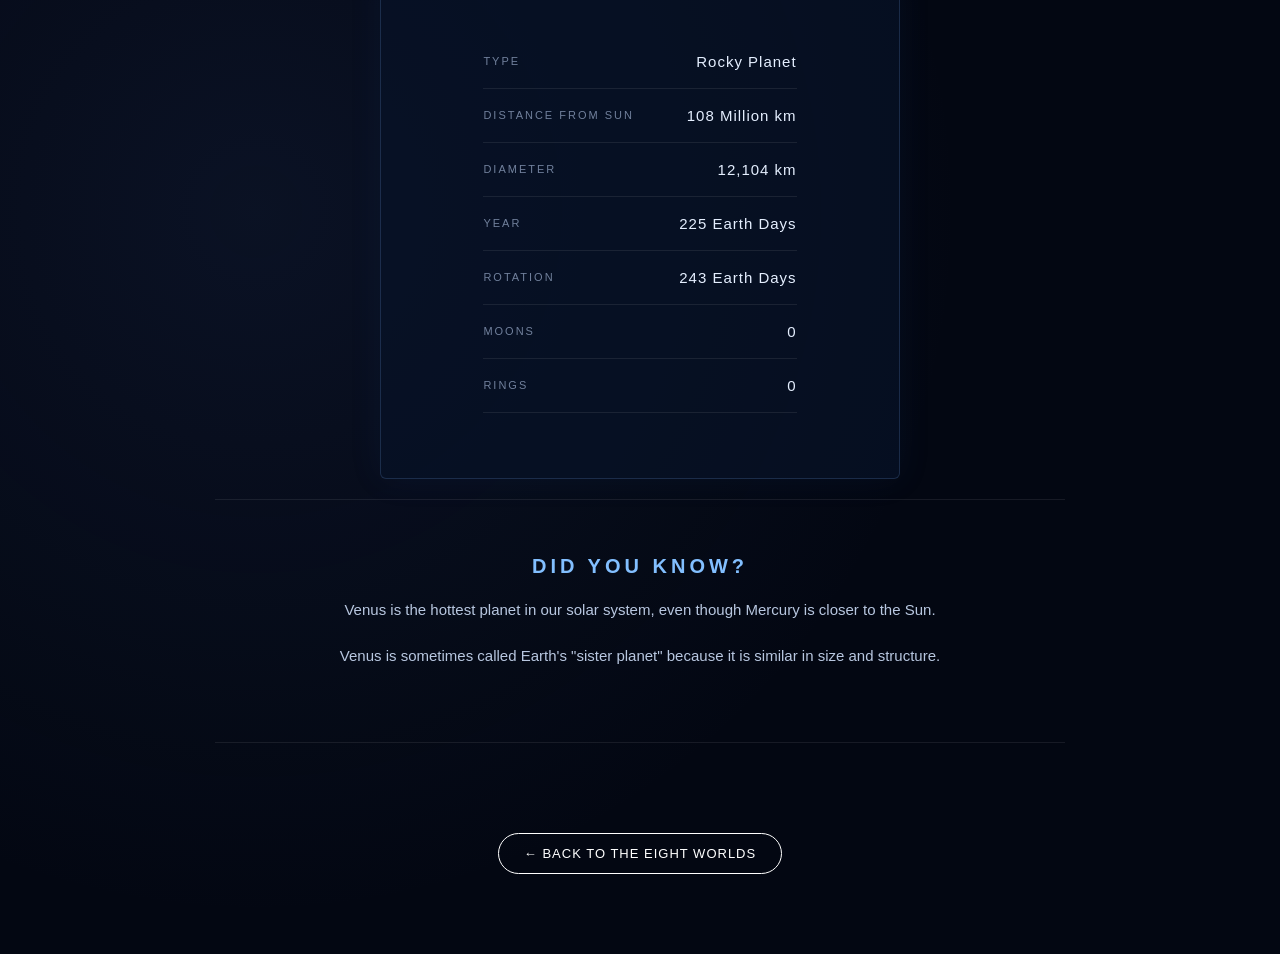
<file: venus.html>
<!DOCTYPE html>
<html lang="en">

<head>
    <meta charset="UTF-8">
    <meta name="viewport" content="width=device-width, initial-scale=1.0">

    <title>Venus | Beyond the Stars</title>

    <link rel="stylesheet" href="style.css">
</head>

<body>

    <!-- HEADER -->

    <header>

        <div class="logo">
            ✧ BEYOND THE STARS
        </div>

        <nav>

            <a href="index.html">HOME</a>

            <a href="solar-system.html">SOLAR SYSTEM</a>

            <a href="deep-universe.html">DEEP UNIVERSE</a>

            <a href="exploration.html">EXPLORATION</a>

            <a href="about.html">ABOUT</a>

        </nav>

    </header>


    <!-- VENUS PAGE -->

    <main class="planet-detail">

        <!-- TITLE -->

        <section class="planet-detail-header">

            <p>PLANET 02</p>

            <h1>VENUS</h1>

            <p>
                A hot, cloudy world with the thickest atmosphere
                of all the rocky planets.
            </p>

        </section>


        <!-- MAIN INFORMATION -->

         <section class="planet-detail-content">

               <div class="planet-video">
                <video autoplay loop muted playsinline
                 class="video background">
                <source src="images/venus-space.mp4" type="video/mp4">
                </video>

            </div>


            <div class="planet-info">

                <h2>OVERVIEW</h2>

                <p>
                    Venus is the second planet from the Sun and is
                    similar in size and structure to Earth. However,
                    its environment is very different. Venus is the
                    hottest planet in our solar system because its
                    thick atmosphere traps heat.
                </p>


                <h2>SURFACE & ATMOSPHERE</h2>

                <p>
                    Venus has a rocky surface with mountains, large
                    plains, and many volcanoes. Its atmosphere is
                    mostly made of carbon dioxide, with clouds of
                    sulfuric acid. The thick atmosphere creates
                    extremely strong pressure at the surface.
                </p>


                <h2>TEMPERATURE</h2>

                <p>
                    Venus has an average surface temperature of about
                    465°C (869°F). Its thick atmosphere creates a
                    powerful greenhouse effect that keeps the planet
                    extremely hot, even at night.
                </p>

            </div>

        </section>


        <!-- ORBIT & ROTATION -->

        <section class="planet-text-section">

            <h2>ORBIT & ROTATION</h2>

            <p>
                Venus takes about 225 Earth days to complete one
                orbit around the Sun. It rotates very slowly, taking
                about 243 Earth days to complete one rotation.
                Venus also rotates in the opposite direction from
                most planets.
            </p>

        </section>


        <!-- EXPLORATION -->

        <section class="planet-text-section">

            <h2>EXPLORATION</h2>

            <p>
                Venus has been visited by many spacecraft. The Soviet
                Venera missions were the first to successfully land
                spacecraft on its surface and send information back
                to Earth. More recent missions have studied its
                atmosphere and surface to better understand how Venus
                became so different from Earth.
            </p>

        </section>


        <!-- QUICK FACTS -->

        <section class="planet-facts">

            <div>

                <span>TYPE</span>

                <strong>Rocky Planet</strong>

            </div>


            <div>

                <span>DISTANCE FROM SUN</span>

                <strong>108 Million km</strong>

            </div>


            <div>

                <span>DIAMETER</span>

                <strong>12,104 km</strong>

            </div>


            <div>

                <span>YEAR</span>

                <strong>225 Earth Days</strong>

            </div>


            <div>

                <span>ROTATION</span>

                <strong>243 Earth Days</strong>

            </div>


            <div>

                <span>MOONS</span>

                <strong>0</strong>

            </div>


            <div>

                <span>RINGS</span>

                <strong>0</strong>

            </div>

        </section>


        <!-- DID YOU KNOW -->

        <section class="planet-fact">

            <h2>DID YOU KNOW?</h2>

            <p>
                Venus is the hottest planet in our solar system,
                even though Mercury is closer to the Sun.
            </p>

            <p>
                Venus is sometimes called Earth's "sister planet"
                because it is similar in size and structure.
            </p>

        </section>


        <!-- BACK BUTTON -->

        <div class="back-button">

            <a href="planets.html" class="button">
                ← BACK TO THE EIGHT WORLDS
            </a>

        </div>

    </main>


</body>

</html>
</file>
<file: style.css>
@import
 url('https://fonts.googleapis.com/css2?family=Orbitron:wght@400;500;600&display=swap');/* =========================================
   GENERAL
   ========================================= */

body {
    margin: 0;
    min-height: 100vh;
    background-color: #050816;
    color: white;
    font-family: Arial, sans-serif;
}


/* =========================================
   HEADER
   ========================================= */

header {
    height: 80px;
    padding: 0 6%;
    display: flex;
    align-items: center;
    justify-content: space-between;
    box-sizing: border-box;
    background: rgba(3, 8, 22, 0.95);
    border-bottom: 1px solid rgba(255, 255, 255, 0.1);
}

.logo {
    font-family: Arial, sans-serif;
    font-size: 18px;
    letter-spacing: 2px;
    font-weight: 700;
}

nav {
    display: flex;
    align-items: center;
    gap: 25px;
}

nav a {
    font-family: 'Arial', sans-serif;
    color: #b8c7e0;
    text-decoration: none;
    font-size: 14px;
    letter-spacing: 4px;
    transition: 0.3s; 
}

nav a:hover {
    color: white;
}

nav a.active {
    color: white;
}


/* =========================================
   HOME
   ========================================= */

.hero {
    position: relative;
    background-image: 
      linear-gradient(rgba(0,0,0,0.45),
      rgba(0,0,0,0.45)),
    url("images/space-bg.png");
    background-size: cover;
    background-position: center;
    background-repeat: no-repeat;
    min-height: calc(100vh - 130px);
    display: flex;
    align-items: center;
    padding: 0 8%;
    box-sizing: border-box;
}

.hero::before {
    display:none;
}

.hero::after {
    content: none;
    display: none;
    background: none;
    background-image: none;
}

.hero-content {
    position: relative;
    max-width: 550px;
}

.hero h1 {
    font-size: 70px;
    line-height: 0.95;
    margin: 0;
    letter-spacing: 3px;
}

.hero h1 span {
    color: #60a5fa;
}

.hero h2 {
    font-size: 20px;
    font-weight: normal;
    margin-top: 25px;
}

.hero p {
    color: #b8c7e0;
    line-height: 1.7;
    max-width: 500px;
}


/* =========================================
   BUTTON
   ========================================= */

.button {
    display: inline-block;

    margin-top: 20px;

    padding: 12px 25px;

    border: 1px solid white;
    border-radius: 25px;

    color: white;

    text-decoration: none;

    font-size: 13px;
    letter-spacing: 1px;

    background: transparent;

    transition: 0.3s;
}

.button:hover {
    background: rgba(255, 255, 255, 0.12);
}


/* =========================================
   INTERNAL PAGES
   ========================================= */

.page-content {
    min-height: calc(100vh - 130px);

    padding: 80px 8%;

    box-sizing: border-box;

    text-align: center;
}

.page-content h1 {
    font-size: 50px;
    margin-bottom: 20px;
    letter-spacing: 2px;
}

.page-content > p {
    max-width: 700px;
    margin: 0 auto 50px;

    color: #b8c7e0;

    line-height: 1.7;
}


/* =========================================
   SOLAR SYSTEM
   ========================================= */

.solar-page {
    background: #030712;
    color: white;
}


/* =========================================
   MOVING SOLAR SYSTEM
   ========================================= */

.solar-orbit {
    position: relative;

    height: calc(100vh - 80px);
    min-height: 650px;

    overflow: hidden;

    display: flex;
    justify-content: center;
    align-items: center;

    background:
        radial-gradient(
            circle at 50% 50%,
            rgba(35, 65, 130, 0.45),
            rgba(8, 15, 40, 0.75) 45%,
            rgba(1, 3, 12, 1) 100%
        ),
        radial-gradient(
            circle at 20% 30%,
            rgba(80, 40, 180, 0.25),
            transparent 35%
        ),
        radial-gradient(
            circle at 80% 70%,
            rgba(20, 100, 180, 0.25),
            transparent 35%
        );

    background-color: #02040d;
}


/* =========================================
   STARS
   ========================================= */

.solar-orbit::before {
    content: "";

    position: absolute;
    inset: 0;

    background-image:
        radial-gradient(
            circle,
            rgba(255,255,255,0.9) 1px,
            transparent 1px
        ),
        radial-gradient(
            circle,
            rgba(120,180,255,0.7) 1px,
            transparent 1px
        ),
        radial-gradient(
            circle,
            rgba(255,255,255,0.5) 1px,
            transparent 1px
        );

    background-size:
        90px 90px,
        140px 140px,
        210px 210px;

    background-position:
        10px 20px,
        50px 80px,
        120px 30px;

    opacity: 0.75;

    z-index: 0;
}


/* =========================================
   SHOOTING STAR
   ========================================= */

.solar-orbit::after {
    content: "";

    position: absolute;

    width: 120px;
    height: 2px;

    top: 18%;
    left: -150px;

    background: linear-gradient(
        90deg,
        transparent,
        rgba(255,255,255,.9),
        #9fd8ff
    );

    box-shadow:
        0 0 8px #9fd8ff,
        0 0 15px rgba(120,190,255,.8);

    transform: rotate(-25deg);

    animation: shootingStar 6s linear infinite;

    z-index: 1;
}


@keyframes shootingStar {

    0% {
        left: -150px;
        top: 15%;
        opacity: 0;
    }

    10% {
        opacity: 1;
    }

    35% {
        left: 110%;
        top: 55%;
        opacity: 0;
    }

    100% {
        left: 110%;
        top: 55%;
        opacity: 0;
    }

}


/* =========================================
   SOLAR SYSTEM TITLE
   ========================================= */

.solar-label {
    position: absolute;

    top: 90px;
    left: 60px;

    width: 280px;

    z-index: 20;

    pointer-events: auto;
}


.solar-label > p:first-child {
    font-size: 12px;

    letter-spacing: 3px;

    color: #8bbcff;

    margin-bottom: 15px;
}


.solar-label h1 {
    margin: 0;

    font-size: 42px;

    line-height: 0.95;

    letter-spacing: 3px;

    color: white;

    text-shadow:
        0 0 15px rgba(100,170,255,0.5);
}


.solar-label h1 span {
    color: #75bfff;
}


.solar-mini-description {
    margin-top: 20px;

    font-size: 14px;

    line-height: 1.7;

    color: rgba(220,235,255,0.75);

    max-width: 250px;
}


/* =========================================
   KEEP PLANETS ABOVE STARS
   ========================================= */

.solar-orbit > * {
    z-index: 2;
}


/* =========================================
   SUN
   ========================================= */

.sun {
    position: absolute;

    width: 90px;
    height: 90px;

    border-radius: 50%;

    background:
        radial-gradient(
            circle,
            #fffbd0,
            #ffc400,
            #ff6500
        );

    box-shadow:
        0 0 25px #ffcc33,
        0 0 60px #ff9900,
        0 0 110px rgba(255, 100, 0, 0.5);

    z-index: 10;
}


/* =========================================
   ORBITS
   ========================================= */

.orbit {
    position: absolute;

    top: 50%;
    left: 50%;

    border: 1px solid rgba(150, 190, 255, 0.25);

    border-radius: 50%;

    animation-name: orbit;
    animation-timing-function: linear;
    animation-iteration-count: infinite;
}


/* =========================================
   ORBIT SIZES
   ========================================= */

.orbit-1 {
    width: 130px;
    height: 130px;

    animation-duration: 4s;
}

.orbit-2 {
    width: 180px;
    height: 180px;

    animation-duration: 6s;
}

.orbit-3 {
    width: 240px;
    height: 240px;

    animation-duration: 8s;
}

.orbit-4 {
    width: 300px;
    height: 300px;

    animation-duration: 10s;
}

.orbit-5 {
    width: 380px;
    height: 380px;

    animation-duration: 14s;
}

.orbit-6 {
    width: 460px;
    height: 460px;

    animation-duration: 17s;
}

.orbit-7 {
    width: 550px;
    height: 550px;

    animation-duration: 21s;
}

.orbit-8 {
    width: 640px;
    height: 640px;

    animation-duration: 25s;
}


/* =========================================
   MOVING PLANETS
   ========================================= */

.moving-planet {
    position: absolute;

    top: -7px;
    left: 50%;

    transform: translateX(-50%);

    border-radius: 50%;
}


/* MERCURY */

.orbit-1 .moving-planet {
    width: 13px;
    height: 13px;

    background: #999;
}


/* VENUS */

.orbit-2 .moving-planet {
    width: 17px;
    height: 17px;

    background: #d99a4c;
}


/* EARTH */

.orbit-3 .moving-planet {
    width: 22px;
    height: 22px;

    background:
        radial-gradient(
            circle at 35% 30%,
            #6ee7ff,
            #1764a8,
            #06315d
        );
}


/* MARS */

.orbit-4 .moving-planet {
    width: 19px;
    height: 19px;

    background:
        radial-gradient(
            circle at 35% 30%,
            #e87852,
            #9f3826,
            #4a1710
        );
}


/* JUPITER */

.orbit-5 .moving-planet {
    width: 40px;
    height: 40px;

    background:
        repeating-linear-gradient(
            0deg,
            #d6b28b 0px,
            #d6b28b 5px,
            #a97c58 8px,
            #e2c5a3 13px
        );
}


/* SATURN */

.orbit-6 .moving-planet {
    width: 35px;
    height: 35px;

    background:
        radial-gradient(
            circle at 35% 30%,
            #f0d29b,
            #b99362,
            #60482c
        );
}


/* SATURN RINGS */

.orbit-6 .moving-planet::after {
    content: "";

    position: absolute;

    width: 58px;
    height: 15px;

    border: 3px solid #d7bd91;

    border-radius: 50%;

    top: 8px;
    left: -12px;

    transform: rotate(-15deg);
}


/* URANUS */

.orbit-7 .moving-planet {
    width: 27px;
    height: 27px;

    background:
        radial-gradient(
            circle at 35% 30%,
            #c4f7ff,
            #55b7c9,
            #245b6b
        );
}


/* NEPTUNE */

.orbit-8 .moving-planet {
    width: 27px;
    height: 27px;

    background:
        radial-gradient(
            circle at 35% 30%,
            #6da8ff,
            #2452b5,
            #0a1b55
        );
}


/* =========================================
   PLANET MOVEMENT
   ========================================= */

@keyframes orbit {

    from {
        transform: translate(-50%, -50%) rotate(0deg);
    }

    to {
        transform: translate(-50%, -50%) rotate(360deg);
    }

}


/* =========================================
   INFORMATION CARDS
   ========================================= */

.info-section {
    display: flex;

    justify-content: center;

    gap: 25px;

    flex-wrap: wrap;
}

.info-card {
    width: 280px;

    padding: 30px;

    box-sizing: border-box;

    border: 1px solid rgba(255, 255, 255, 0.15);

    border-radius: 15px;

    background: rgba(5, 12, 30, 0.7);

    backdrop-filter: blur(5px);
}

.info-card h2 {
    color: #60a5fa;

    font-size: 18px;

    letter-spacing: 2px;
}

.info-card p {
    color: #b8c7e0;

    line-height: 1.6;
}


/* =========================================
   FOOTER
   ========================================= */

footer {
    height: 50px;

    display: flex;

    align-items: center;

    justify-content: center;

    background: #030615;

    color: #71809c;

    font-size: 10px;

    letter-spacing: 1px;

    text-align: center;
}


/* =========================================
   MOBILE
   ========================================= */

@media (max-width: 800px) {

    .solar-orbit {
        height: 520px;
        min-height: 520px;
    }

    .orbit-7 {
        width: 470px;
        height: 470px;
    }

    .orbit-8 {
        width: 530px;
        height: 530px;
    }

    .solar-label {
        top: 45px;
        left: 30px;
        width: 220px;
    }

    .solar-label h1 {
        font-size: 32px;
    }

    .solar-mini-description {
        font-size: 12px;
        max-width: 200px;
    }

}


@media (max-width: 600px) {

    .solar-orbit {
        height: 520px;
        min-height: 520px;
    }

    .solar-label {
        top: 30px;
        left: 20px;
    }

}

/* =========================================
   THE EIGHT WORLDS / PLANETS PAGE
   ========================================= */

.planets-page {
    position: relative;
    min-height: calc(100vh - 130px);
    padding: 90px 7% 70px;
    box-sizing: border-box;
    overflow: hidden;

    background:
        radial-gradient(
            circle at 20% 20%,
            rgba(45, 90, 170, 0.18),
            transparent 35%
        ),
        radial-gradient(
            circle at 80% 70%,
            rgba(80, 40, 180, 0.12),
            transparent 35%
        ),
        #02040d;
}


/* STARS */

.planets-page::before {
    content: "";

    position: absolute;
    inset: 0;

    background-image:
        radial-gradient(
            circle,
            rgba(255,255,255,0.8) 1px,
            transparent 1px
        ),
        radial-gradient(
            circle,
            rgba(150,200,255,0.5) 1px,
            transparent 1px
        );

    background-size:
        100px 100px,
        180px 180px;

    background-position:
        20px 30px,
        80px 100px;

    opacity: 0.45;

    pointer-events: none;
}


/* =========================================
   PLANETS HEADER
   ========================================= */

.planets-header {
    position: relative;
    z-index: 2;

    max-width: 750px;

    margin: 0 auto 70px;

    text-align: center;
}


.planets-header > p:first-child {
    margin-bottom: 18px;

    color: #82bfff;

    font-size: 12px;

    letter-spacing: 4px;
}


.planets-header h1 {
    margin: 0;

    font-size: clamp(48px, 7vw, 82px);

    line-height: 0.95;

    letter-spacing: 4px;

    text-shadow:
        0 0 25px rgba(90,160,255,0.25);
}


.planets-header h1 span {
    display: block;

    color: #65adff;
}


.planets-description {
    max-width: 560px;

    margin: 25px auto 0;

    color: #9eacc4;

    font-size: 15px;

    line-height: 1.8;
}


/* =========================================
   PLANET GRID
   ========================================= */

.planet-grid {
    position: relative;
    z-index: 2;

    max-width: 1250px;

    margin: 0 auto;

    display: grid;

    grid-template-columns: repeat(4, 1fr);

    gap: 22px;
}


/* =========================================
   PLANET CARD
   ========================================= */

.planet-card {
    position: relative;

    min-height: 330px;

    padding: 28px;

    box-sizing: border-box;

    overflow: hidden;

    display: flex;

    flex-direction: column;

    justify-content: flex-end;

    text-decoration: none;

    color: white;

    border: 1px solid rgba(150,190,255,0.15);

    border-radius: 18px;

    background:
        linear-gradient(
            180deg,
            rgba(8,15,35,0.15),
            rgba(2,5,15,0.95)
        );

    box-shadow:
        0 15px 40px rgba(0,0,0,0.35);

    transition:
        transform 0.4s ease,
        border-color 0.4s ease,
        box-shadow 0.4s ease;
}


.planet-card::before {
    content: "";

    position: absolute;

    inset: 0;

    background:
        radial-gradient(
            circle at 50% 30%,
            rgba(70,130,220,0.15),
            transparent 45%
        );

    transition: 0.4s;

    pointer-events: none;
}


.planet-card:hover {
    transform: translateY(-10px);

    border-color: rgba(110,180,255,0.55);

    box-shadow:
        0 20px 55px rgba(30,90,180,0.25);
}


.planet-card:hover::before {
    background:
        radial-gradient(
            circle at 50% 30%,
            rgba(80,150,255,0.25),
            transparent 50%
        );
}


/* =========================================
   PLANET NUMBER
   ========================================= */

.planet-card > span {
    position: absolute;

    top: 20px;
    left: 22px;

    color: #7186a5;

    font-size: 11px;

    letter-spacing: 2px;
}


/* =========================================
   PLANET VISUAL
   ========================================= */

.planet-icon {
    position: absolute;

    width: 135px;
    height: 135px;

    top: 45px;
    left: 50%;

    transform: translateX(-50%);

    border-radius: 50%;

    transition:
        transform 0.5s ease,
        box-shadow 0.5s ease;
}


.planet-card:hover .planet-icon {
    transform:
        translateX(-50%)
        scale(1.08);
}


/* MERCURY */

.mercury-icon {
    background:
        radial-gradient(
            circle at 30% 28%,
            #d9d9d9,
            #777,
            #252525
        );

    box-shadow:
        0 0 35px rgba(180,180,180,0.25);
}


/* VENUS */

.venus-icon {
    background:
        radial-gradient(
            circle at 35% 30%,
            #ffe1a3,
            #c9823c,
            #5b2e14
        );

    box-shadow:
        0 0 40px rgba(255,170,70,0.3);
}


/* EARTH */

.earth-icon {
    background:
        radial-gradient(
            circle at 30% 25%,
            #8cecff,
            #1972b8 45%,
            #06284d 75%
        );

    box-shadow:
        0 0 45px rgba(40,150,255,0.45);
}


/* MARS */

.mars-icon {
    background:
        radial-gradient(
            circle at 30% 25%,
            #ef9470,
            #a53c25 50%,
            #3b120d
        );

    box-shadow:
        0 0 40px rgba(220,70,40,0.3);
}


/* JUPITER */

.jupiter-icon {
    background:
        repeating-linear-gradient(
            0deg,
            #d7b895 0px,
            #d7b895 13px,
            #a97753 17px,
            #e5cdb2 24px,
            #a98261 30px
        );

    box-shadow:
        0 0 40px rgba(220,180,130,0.25);
}


/* SATURN */

.saturn-icon {
    background:
        radial-gradient(
            circle at 35% 28%,
            #f3dbac,
            #bd965e 55%,
            #60452b
        );

    box-shadow:
        0 0 40px rgba(220,180,110,0.3);
}


.saturn-icon::after {
    content: "";

    position: absolute;

    width: 175px;
    height: 48px;

    top: 43px;
    left: -20px;

    border: 5px solid rgba(218,195,150,0.8);

    border-radius: 50%;

    transform: rotate(-18deg);
}


/* URANUS */

.uranus-icon {
    background:
        radial-gradient(
            circle at 30% 25%,
            #d5fbff,
            #63bdca 55%,
            #245c68
        );

    box-shadow:
        0 0 40px rgba(90,220,240,0.25);
}


/* NEPTUNE */

.neptune-icon {
    background:
        radial-gradient(
            circle at 30% 25%,
            #8db7ff,
            #315ac2 50%,
            #071945
        );

    box-shadow:
        0 0 45px rgba(60,120,255,0.4);
}


/* =========================================
   CARD TEXT
   ========================================= */

.planet-card h2 {
    position: relative;

    margin: 0 0 8px;

    font-size: 22px;

    letter-spacing: 2px;
}


.planet-card p {
    position: relative;

    margin: 0 0 18px;

    color: #9ba9c0;

    font-size: 13px;

    line-height: 1.5;
}


.planet-card strong {
    position: relative;

    color: #72b5ff;

    font-size: 11px;

    letter-spacing: 2px;

    transition: 0.3s;
}


.planet-card:hover strong {
    color: white;

    letter-spacing: 3px;
}


/* =========================================
   BACK BUTTON
   ========================================= */

.back-button {
    position: relative;

    z-index: 2;

    text-align: center;

    margin-top: 55px;
}


/* =========================================
   PLANETS RESPONSIVE
   ========================================= */

@media (max-width: 1050px) {

    .planet-grid {
        grid-template-columns: repeat(2, 1fr);
    }

}


@media (max-width: 600px) {

    .planets-page {
        padding: 60px 20px 50px;
    }

    .planets-header {
        margin-bottom: 45px;
    }

    .planet-grid {
        grid-template-columns: 1fr;
    }

    .planet-card {
        min-height: 320px;
    }

}

/* =========================================
   REAL PLANET IMAGES
   ========================================= */

.planet-image {
    position: absolute;

    width: 155px;
    height: 155px;

    top: 32px;
    left: 50%;

    transform: translateX(-50%);

    display: flex;
    align-items: center;
    justify-content: center;

    transition: transform 0.5s ease;
}

.planet-image img {
    width: 100%;
    height: 100%;

    object-fit: contain;

    display: block;

    filter:
        drop-shadow(0 0 18px rgba(100,170,255,0.25));

    transition:
        transform 0.5s ease,
        filter 0.5s ease;
}

.planet-card:hover .planet-image {
    transform: translateX(-50%) scale(1.08);
}

.planet-card:hover .planet-image img {
    filter:
        drop-shadow(0 0 30px
 rgba(100,180,255,0.45));
}

/* =========================================
   PLANET DETAIL PAGES
   MERCURY / BEYOND THE STARS
   ========================================= */

.mercury-page {
    position: relative;

    overflow: hidden;

    background:
        radial-gradient(
            circle at 50% 10%,
            rgba(55, 100, 180, 0.18),
            transparent 35%
        ),
        radial-gradient(
            circle at 15% 60%,
            rgba(40, 80, 160, 0.10),
            transparent 30%
        ),
        #02040d;

    color: white;
}


/* =========================================
   PLANET PAGE STARS
   ========================================= */

.mercury-page::before {
    content: "";

    position: fixed;

    inset: 0;

    background-image:
        radial-gradient(
            circle,
            rgba(255,255,255,0.8) 1px,
            transparent 1px
        ),
        radial-gradient(
            circle,
            rgba(130,190,255,0.55) 1px,
            transparent 1px
        ),
        radial-gradient(
            circle,
            rgba(255,255,255,0.35) 1px,
            transparent 1px
        );

    background-size:
        110px 110px,
        180px 180px,
        250px 250px;

    background-position:
        20px 30px,
        80px 120px,
        150px 70px;

    opacity: 0.45;

    pointer-events: none;

    z-index: 0;
}


/* =========================================
   PLANET HERO
   ========================================= */

.planet-hero {
    position: relative;

    min-height: calc(100vh - 80px);

    display: flex;

    flex-direction: column;

    align-items: center;

    justify-content: center;

    text-align: center;

    padding: 80px 20px;

    box-sizing: border-box;

    z-index: 1;

    overflow: hidden;
}


.planet-hero-text {
    position: relative;

    z-index: 3;

    display: flex;

    flex-direction: column;

    align-items: center;
}


.planet-number {
    margin: 12px 0 18px;
    color: #76b7ff;
    font-size: 10px;
    letter-spacing: 5px;
    font-weight: 600;
    opacity:0.85;
}


.planet-hero h1 {
    margin: 0;

    font-family: Georgia, 'Times New Roman', serif;
    font-size: clamp(55px, 9vw, 105px);
    line-height: 1;
    letter-spacing: 7px;
    text-transform: uppercase;
    font-weight: 300;
    color: #f4f7ff;

    text-shadow:
        0 0 15px rgba(130,180,255,0.25),
        0 0 45px rgba(80,130,255,0.12);

        position: relative;
}


.planet-subtitle {
    max-width: 600px;

    margin: 30px auto 0;

    color: #aab8cf;

    font-size: 15px;

    line-height: 1.8;
}


/* =========================================
   HERO PLANET
   ========================================= */

.hero-planet {
    position: absolute;

    width: 360px;
    height: 360px;

    left: 50%;
    bottom: -175px;

    transform: translateX(-50%);

    display: flex;
    align-items: center;
    justify-content: center;

    z-index: 1;
    opacity: 0.9;
}


.hero-planet::before {
    content: "";

    position: absolute;

    width: 100%;
    height: 100%;

    border-radius: 50%;

    background:
        radial-gradient(
            circle,
            rgba(130,160,200,0.16),
            transparent 65%
        );

    filter: blur(20px);
}


.hero-planet img {
    position: relative;

    width: 100%;
    height: 100%;

    object-fit: contain;

    filter:
        drop-shadow(0 0 25px rgba(170,180,190,0.35))
        drop-shadow(0 0 70px rgba(90,120,170,0.15));

    animation: mercuryFloat 6s ease-in-out infinite;
}


@keyframes mercuryFloat {

    0%, 100% {
        transform: translateY(0);
    }

    50% {
        transform: translateY(-12px);
    }

}


/* =========================================
   GENERAL PLANET SECTIONS
   ========================================= */

.planet-section {
    position: relative;

    max-width: 1150px;

    margin: 0 auto;

    padding: 150px 7%;

    box-sizing: border-box;

    z-index: 2;

    text-align: center;
}


.section-number {
    margin: 0 0 18px;

    color: #70b4ff;

    font-size: 11px;

    letter-spacing: 4px;

    font-weight: bold;
}


.planet-section h2,
.did-you-know h2 {
    margin: 0 0 60px;

    font-size: clamp(32px, 5vw, 58px);

    letter-spacing: 3px;

    line-height: 1;
}


.section-content {
    display: flex;

    align-items: center;

    justify-content: center;

    gap: 80px;

    text-align: left;
}


.section-content.reverse {
    flex-direction: row-reverse;
}


.section-text {
    max-width: 550px;
}


.section-text p {
    margin: 0;

    color: #aebbd0;

    font-size: 16px;

    line-height: 2;
}


.centered-text {
    max-width: 760px;

    margin: 70px auto 0;

    text-align: center;
}


/* =========================================
   SECTION PLANET
   ========================================= */

.section-planet {
    width: 330px;

    height: 330px;

    flex-shrink: 0;

    display: flex;

    align-items: center;

    justify-content: center;
}


.section-planet img {
    width: 100%;
    height: 100%;

    object-fit: contain;

    filter:
        drop-shadow(0 0 25px rgba(150,170,200,0.3));

    animation: sectionPlanetFloat 5s ease-in-out infinite;
}


@keyframes sectionPlanetFloat {

    0%, 100% {
        transform: translateY(0) rotate(0deg);
    }

    50% {
        transform: translateY(-10px) rotate(3deg);
    }

}


/* =========================================
   TEMPERATURE
   ========================================= */

.temperature-section {
    max-width: 1250px;
}


.temperature-visual {
    min-height: 350px;

    display: flex;

    align-items: center;

    justify-content: center;

    gap: 70px;
}


.temperature-value {
    display: flex;

    flex-direction: column;

    align-items: center;

    min-width: 150px;
}


.temperature-value strong {
    font-size: clamp(38px, 6vw, 75px);

    line-height: 1;

    letter-spacing: -2px;

    text-shadow:
        0 0 25px rgba(100,160,255,0.2);
}


.temperature-value span {
    margin-top: 15px;

    color: #7186a5;

    font-size: 11px;

    letter-spacing: 4px;
}


.temperature-planet {
    width: 280px;
    height: 280px;

    display: flex;

    align-items: center;

    justify-content: center;
}


.temperature-planet img {
    width: 100%;
    height: 100%;

    object-fit: contain;

    filter:
        drop-shadow(0 0 30px rgba(170,170,170,0.35));

    animation: mercurySpin 18s linear infinite;
}


@keyframes mercurySpin {

    from {
        transform: rotate(0deg);
    }

    to {
        transform: rotate(360deg);
    }

}


/* =========================================
   ORBIT SECTION
   ========================================= */

.orbit-section {
    max-width: 1250px;
}


.orbit-visual {
    position: relative;

    width: 500px;
    height: 500px;

    margin: 0 auto 80px;

    display: flex;

    align-items: center;

    justify-content: center;
}


/* SUN */

.orbit-visual .sun {
    position: absolute;

    width: 85px;
    height: 85px;

    border-radius: 50%;

    background:
        radial-gradient(
            circle,
            #fffbd0,
            #ffc400,
            #ff6500
        );

    box-shadow:
        0 0 25px #ffcc33,
        0 0 60px #ff9900,
        0 0 100px rgba(255,100,0,0.35);

    display: flex;

    align-items: center;
    justify-content: center;

    z-index: 3;
}


.orbit-visual .sun span {
    font-size: 9px;

    letter-spacing: 2px;

    color: #321500;

    font-weight: bold;
}


/* ORBIT LINE */

.orbit-line {
    position: absolute;

    width: 370px;
    height: 370px;

    border: 1px solid rgba(120,180,255,0.35);

    border-radius: 50%;

    animation: mercuryOrbit 9s linear infinite;
}


/* MERCURY ON ORBIT */

.orbit-planet {
    position: absolute;

    width: 55px;
    height: 55px;

    top: -27px;
    left: 50%;

    transform: translateX(-50%);
}


.orbit-planet img {
    width: 100%;
    height: 100%;

    object-fit: contain;

    filter:
        drop-shadow(0 0 12px rgba(190,190,190,0.45));
}


@keyframes mercuryOrbit {

    from {
        transform: rotate(0deg);
    }

    to {
        transform: rotate(360deg);
    }

}


/* =========================================
   ORBIT DATA
   ========================================= */

.orbit-data {
    display: grid;

    grid-template-columns: repeat(3, 1fr);

    max-width: 850px;

    margin: 0 auto;

    border-top: 1px solid rgba(130,170,220,0.2);

    border-bottom: 1px solid rgba(130,170,220,0.2);
}


.orbit-data > div {
    padding: 35px 20px;

    border-right: 1px solid rgba(130,170,220,0.15);
}


.orbit-data > div:last-child {
    border-right: none;
}


.orbit-data strong {
    display: block;

    font-size: 52px;

    line-height: 1;

    letter-spacing: 2px;
}


.orbit-data span {
    display: block;

    margin-top: 10px;

    color: #7186a5;

    font-size: 10px;

    letter-spacing: 3px;
}


.orbit-data p {
    margin: 14px 0 0;

    color: #70b4ff;

    font-size: 10px;

    letter-spacing: 3px;
}


/* =====================================================
   EXPLORATION IMAGES
   ===================================================== */

 .exploration-hero {
    min-height: 38vh;
    display: flex;
    flex-direction: column;
    justify-content: center;
    align-items: center;
    text-align: center;
    padding: 120px 20px 50px ;

    background: transparent;
    color: white;
}

.exploration-hero .section-number {
    color: #60a5fa;
    letter-spacing: 5px;
    font-size: 13px;
    margin-bottom: 15px;
}

.exploration-hero h1 {
    font-size: clamp(48px, 7vw, 82px);
}

.exploration-hero .hero-subtitle {
    max-width: 650px;
    line-height: 1.6;
    margin-top: 18px;
}

.exploration-mission-image {
    background-image:
        linear-gradient(
            90deg,
            rgba(2,4,11,0),
            rgba(2,4,11,.15)
        ),
        url("images/space-bg.png");

    background-size: cover;
    background-position: center;
}

.astronaut-image {
    background-image:
        linear-gradient(
            90deg,
            rgba(2,4,11,.15),
            rgba(2,4,11,0)
        ),
        url("images/astronaut.jpg");

    background-size: cover;
    background-position: center;
}

.exploration-tech-background {
    background:
        linear-gradient(
            90deg,
            rgba(2,4,11,.9),
            rgba(2,4,11,.25)
        ),
        url("images/space-technology.jpg");

    background-size: cover;
    background-position: center;
}

.exploration-future {
    background:
        linear-gradient(
            rgba(2,4,11,.45),
            rgba(2,4,11,.92)
        ),
        url("images/exploration-mission.jpg");

    background-size: cover;
    background-position: center;
}

.exploration-section {
   padding-top: 180px;
}


.missions {
    width: min(1100px, 90%);
    margin: 60px auto 0;

    display: grid;
    grid-template-columns: repeat(3, 1fr);
    gap: 20px;
}


.mission {
    position: relative;
    overflow: hidden;
}

.mission-image {
    position: absolute;
    overflow:hidden;

}

.mission-image {
    position: relative;
    right: 12px;
    bottom: 10px;
    width: 80px;
    height: 55px;
    object-fit: contain;
    opacity: 0.6;
    filter: drop-shadow(
        0 0 10px rgba(100, 170, 255, 0.25)
    );

    pointer-events: none;
}


.mission:hover {
    transform: translateY(-8px);

    border-top-color: #75baff;

    background:
        linear-gradient(
            180deg,
            rgba(40,80,140,0.22),
            rgba(2,6,18,0.25)
        );
}


.mission span {
    color: #6680a5;

    font-size: 10px;

    letter-spacing: 3px;
}


.mission h3 {
    margin: 20px 0 0;

    font-size: 18px;

    letter-spacing: 2px;
}


/* =========================================
   QUICK FACTS
   ========================================= */

.planet-facts {
    width: 520px;
    max-width: 90%;
    margin: 60px auto 0;

    display: flex;
    flex-direction: column;

    padding: 22px 28px;

    box-sizing: border-box;

    background: rgba(8, 18, 40, 0.72);

    border: 1px solid rgba(120, 175, 255, 0.18);

    border-radius: 6px;

    box-shadow:
        0 0 35px rgba(50, 100, 180, 0.08);
}


.fact-card {
    width: 100%;
    min-height: 48px;

    display: flex;
    flex-direction: row;
    align-items: center;
    justify-content: space-between;

    padding: 12px 4px;

    box-sizing: border-box;

    border-bottom: 1px solid rgba(120, 175, 255, 0.10);
}


.fact-card:last-child {
    border-bottom: none;
}


.fact-card span {
    color: #76b7ff;

    font-size: 9px;
    letter-spacing: 2px;
    font-weight: 600;
}


.fact-card strong {
    color: #f4f7ff;

    font-size: 14px;
    font-weight: 400;

    letter-spacing: 0.5px;

    text-align: right;
}

/* =========================================
   DID YOU KNOW
   ========================================= */

.did-you-know {
    position: relative;

    max-width: 1050px;

    margin: 80px auto 100px;

    padding: 110px 7%;

    box-sizing: border-box;

    text-align: center;

    border-top: 1px solid rgba(120,180,255,0.3);

    border-bottom: 1px solid rgba(120,180,255,0.3);

    background:
        radial-gradient(
            circle at 50% 40%,
            rgba(60,110,190,0.16),
            transparent 60%
        );
}


.discovery-symbol {
    margin-bottom: 25px;

    color: #7ec0ff;

    font-size: 35px;

    text-shadow:
        0 0 20px rgba(90,170,255,0.6);

    animation: discoveryPulse 3s ease-in-out infinite;
}


@keyframes discoveryPulse {

    0%, 100% {
        opacity: 0.6;

        transform: scale(1);
    }

    50% {
        opacity: 1;

        transform: scale(1.12);
    }

}


.did-you-know h2 {
    margin-bottom: 65px;
}


.did-you-know-content {
    display: grid;

    grid-template-columns: repeat(2, 1fr);

    gap: 45px;

    text-align: left;
}


.discovery {
    padding: 30px;

    border-left: 2px solid #5daeff;

    background: rgba(5,12,30,0.35);
}


.discovery span {
    color: #6680a5;

    font-size: 9px;

    letter-spacing: 3px;
}


.discovery p {
    margin: 18px 0 0;

    color: #c2cede;

    font-size: 17px;

    line-height: 1.7;
}


/* =========================================
   PLANET PAGE BACK BUTTON
   ========================================= */

.mercury-page .back-button {
    padding-bottom: 80px;
}


/* =========================================
   PLANET PAGE MOBILE
   ========================================= */

@media (max-width: 800px) {

    .planet-hero {
        min-height: 650px;

        padding-top: 80px;
    }

    .planet-hero h1 {
        font-size: 65px;

        letter-spacing: 4px;
    }

    .hero-planet {
        width: 330px;
        height: 330px;

        bottom: -80px;
    }

    .planet-section {
        padding: 100px 25px;
    }

    .section-content,
    .section-content.reverse {
        flex-direction: column;

        gap: 40px;

        text-align: center;
    }

    .section-planet {
        width: 260px;
        height: 260px;
    }

    .temperature-visual {
        gap: 20px;
    }

    .temperature-planet {
        width: 210px;
        height: 210px;
    }

    .temperature-value {
        min-width: 100px;
    }

    .temperature-value strong {
        font-size: 38px;
    }

    .orbit-visual {
        width: 350px;
        height: 350px;
    }

    .orbit-line {
        width: 270px;
        height: 270px;
    }

    .missions {
        grid-template-columns: 1fr;
    }

    .planet-facts {
        grid-template-columns: repeat(2, 1fr);
    }

    .did-you-know-content {
        grid-template-columns: 1fr;
    }

}


@media (max-width: 500px) {

    .planet-hero h1 {
        font-size: 48px;
    }

    .planet-subtitle {
        font-size: 13px;

        max-width: 320px;
    }

    .hero-planet {
        width: 280px;
        height: 280px;

        bottom: -65px;
    }

    .temperature-visual {
        flex-direction: column;

        gap: 25px;
    }

    .temperature-planet {
        order: 0;
    }

    .temperature-value {
        order: 1;
    }

    .orbit-visual {
        width: 290px;
        height: 290px;
    }

    .orbit-line {
        width: 220px;
        height: 220px;
    }

    .orbit-data {
        grid-template-columns: 1fr;
    }

    .orbit-data > div {
        border-right: none;

        border-bottom: 1px solid rgba(130,170,220,0.15);
    }

    .orbit-data > div:last-child {
        border-bottom: none;
    }

    .planet-facts {
        grid-template-columns: 1fr;
    }

}

/* =========================================
   SHOOTING STARS / METEORS
   ========================================= */

.mercury-page::after {
    content: "";

    position: absolute;

    width: 3px;
    height: 3px;

    top: 18%;
    left: -10%;

    border-radius: 50%;

    background: white;

    box-shadow:
        0 0 8px white,
        0 0 18px #8cc8ff,
        -90px 35px 0 -1px white,
        -170px 90px 0 -1px rgba(255,255,255,0.8);

    animation: meteorOne 9s linear infinite;

    z-index: 5;

    pointer-events: none;
}


@keyframes meteorOne {

    0% {
        transform: translate(-100px, -50px) rotate(-25deg);

        opacity: 0;
    }

    8% {
        opacity: 1;
    }

    25% {
        transform: translate(500px, 260px) rotate(-25deg);

        opacity: 0;
    }

    100% {
        transform: translate(500px, 260px) rotate(-25deg);

        opacity: 0;
    }

}


/* SECOND METEOR */

.mercury-page .planet-hero::before {
    content: "";

    position: absolute;

    width: 3px;
    height: 3px;

    top: 15%;
    right: -5%;

    border-radius: 50%;

    background: white;

    box-shadow:
        0 0 8px white,
        0 0 18px #76b7ff,
        -55px 25px 0 -1px white,
        -110px 50px 0 -1px rgba(255,255,255,0.7);

    animation: meteorTwo 12s linear infinite;

    z-index: 5;

    pointer-events: none;
}


@keyframes meteorTwo {

    0%, 30% {
        transform: translate(150px, -100px) rotate(-25deg);

        opacity: 0;
    }

    38% {
        opacity: 1;
    }

    55% {
        transform: translate(-450px, 300px) rotate(-25deg);

        opacity: 0;
    }

    100% {
        transform: translate(-450px, 300px) rotate(-25deg);

        opacity: 0;
    }

}


/* THIRD METEOR */

.mercury-page .planet-subtitle::after {
    content: "";

    position: absolute;

    width: 3px;
    height: 3px;

    top: 55%;
    left: 5%;

    border-radius: 50%;

    background: white;

    box-shadow:
        0 0 8px white,
        0 0 20px #8fc8ff,
        -70px 30px 0 -1px white,
        -140px 60px 0 -1px rgba(255,255,255,0.6);

    animation: meteorThree 15s linear infinite;

    z-index: 5;

    pointer-events: none;
}


@keyframes meteorThree {

    0%, 45% {
        transform: translate(-100px, 100px) rotate(-25deg);

        opacity: 0;
    }

    50% {
        opacity: 1;
    }

    68% {
        transform: translate(650px, -300px) rotate(-25deg);

        opacity: 0;
    }

    100% {
        transform: translate(650px, -300px) rotate(-25deg);

        opacity: 0;
    }

}

/* =========================================
   MERCURY - DETAIL PAGE
   ========================================= */

.planet-detail {
    min-height: calc(100vh - 130px);
    background:
        radial-gradient(
            circle at 75% 20%,
            rgba(100, 120, 150, 0.20),
            transparent 30%
        ),
        radial-gradient(
            circle at 20% 70%,
            rgba(50, 80, 140, 0.15),
            transparent 35%
        ),
        #030712;

    color: white;
}


/* =========================================
   TITLE
   ========================================= */

.planet-detail-header {
    text-align: center;

    padding: 90px 20px 50px;

    position: relative;
}

.planet-detail-header::before {
    content: "";

    position: absolute;

    width: 300px;
    height: 300px;

    background: rgba(100, 130, 170, 0.08);

    border-radius: 50%;

    filter: blur(70px);

    top: 20px;
    left: 50%;

    transform: translateX(-50%);

    pointer-events: none;
}

.planet-detail-header p:first-child {
    position: relative;

    color: #8bbcff;

    font-size: 12px;

    letter-spacing: 4px;

    margin-bottom: 15px;
}

.planet-detail-header h1 {
    position: relative;

    margin: 0;

    font-size: 76px;

    letter-spacing: 8px;

    text-shadow:
        0 0 20px rgba(180, 190, 210, 0.35);
}

.planet-detail-header p:last-child {
    position: relative;

    max-width: 650px;

    margin: 20px auto 0;

    color: #aebdd5;

    line-height: 1.7;

    font-size: 16px;
}


/* =========================================
   MAIN IMAGE + OVERVIEW
   ========================================= */

.planet-detail-content {
    max-width: 1150px;

    margin: 0 auto;

    padding: 40px 7% 80px;

    display: grid;

    grid-template-columns: 1fr 1fr;

    gap: 80px;

    align-items: center;

    box-sizing: border-box;
}


/* =========================================
   MERCURY IMAGE
   ========================================= */

.planet-detail-image {
    display: flex;

    justify-content: center;

    align-items: center;

    position: relative;
}

.planet-detail-image::before {
    content: "";

    position: absolute;

    width: 360px;
    height: 360px;

    border-radius: 50%;

    background: rgba(150, 160, 175, 0.08);

    filter: blur(35px);
}

.planet-detail-image img {
    position: relative;

    width: min(430px, 90%);

    height: auto;

    filter:
        drop-shadow(0 0 20px rgba(200, 205, 210, 0.35))
        drop-shadow(0 0 60px rgba(120, 140, 180, 0.18));

    animation: mercuryFloat 5s ease-in-out infinite;
}

@keyframes mercuryFloat {

    0% {
        transform: translateY(0);
    }

    50% {
        transform: translateY(-10px);
    }

    100% {
        transform: translateY(0);
    }

}


/* =========================================
   INFORMATION
   ========================================= */

.planet-info h2,
.planet-text-section h2,
.planet-fact h2 {

    color: #82bfff;

    font-size: 18px;

    letter-spacing: 3px;

    margin-top: 35px;

    margin-bottom: 14px;

    position: relative;
}

.planet-info h2:first-child {
    margin-top: 0;
}

.planet-info h2::after,
.planet-text-section h2::after {

    content: "";

    display: block;

    width: 55px;

    height: 1px;

    margin-top: 10px;

    background: rgba(130, 191, 255, 0.55);
}

.planet-info p,
.planet-text-section p,
.planet-fact p {

    color: #b8c7e0;

    line-height: 1.85;

    font-size: 15px;

    margin: 0;
}


/* =========================================
   ORBIT & ROTATION / EXPLORATION
   ========================================= */

.planet-text-section {

    max-width: 900px;

    margin: 0 auto;

    padding: 70px 8%;

    border-top: 1px solid rgba(255, 255, 255, 0.08);

    box-sizing: border-box;
}

.planet-text-section h2 {
    margin-top: 0;
}


/* =========================================
   QUICK FACTS
   ========================================= */

.planet-facts {

    max-width: 900px;

    margin: 0 auto;

    padding: 65px 8%;

    border-top: 1px solid rgba(255, 255, 255, 0.08);

    box-sizing: border-box;

    display: flex;

    flex-direction: column;
}

.planet-facts > div {

    display: flex;

    justify-content: space-between;

    align-items: center;

    padding: 18px 0;

    border-bottom: 1px solid rgba(255, 255, 255, 0.08);
}

.planet-facts span {

    color: #71809c;

    font-size: 11px;

    letter-spacing: 2px;
}

.planet-facts strong {

    color: #e5efff;

    font-size: 15px;

    font-weight: normal;

    letter-spacing: 1px;
}


/* =========================================
   DID YOU KNOW
   ========================================= */

.planet-fact {

    max-width: 850px;

    margin: 20px auto 80px;

    padding: 55px 8%;

    box-sizing: border-box;

    text-align: center;

    border-top: 1px solid rgba(255, 255, 255, 0.08);

    border-bottom: 1px solid rgba(255, 255, 255, 0.08);
}

.planet-fact h2 {

    margin-top: 0;

    font-size: 20px;

    letter-spacing: 4px;
}

.planet-fact p {

    max-width: 700px;

    margin: 18px auto;

}


/* =========================================
   BACK BUTTON
   ========================================= */

.back-button {

    text-align: center;

    padding: 10px 20px 80px;
}

.back-button .button {

    margin: 0;
}


/* =========================================
   MOBILE
   ========================================= */

@media (max-width: 800px) {

    .planet-detail-header {

        padding-top: 60px;
    }

    .planet-detail-header h1 {

        font-size: 52px;

        letter-spacing: 5px;
    }

    .planet-detail-content {

        grid-template-columns: 1fr;

        gap: 40px;

        padding-top: 20px;
    }

    .planet-detail-image img {

        width: 290px;
    }

    .planet-info {

        padding: 0 10px;
    }

    .planet-text-section {

        padding-left: 10%;
        padding-right: 10%;
    }

}


@media (max-width: 500px) {

    .planet-detail-header h1 {

        font-size: 42px;
    }

    .planet-detail-header p:last-child {

        font-size: 14px;
    }

    .planet-facts {

        padding-left: 10%;
        padding-right: 10%;
    }

    .planet-facts > div {

        align-items: flex-start;

        flex-direction: column;

        gap: 7px;
    }

    .planet-fact {

        margin-left: 20px;
        margin-right: 20px;
    }

}

/* ===== EXPLORING MERCURY ===== */

.missions {
    width: 90%;
    max-width: 1100px;
    margin: 60px auto 0;

    display: grid;
    grid-template-columns: repeat(3, 1fr);
    gap: 22px;
}

.mission {
    position: relative;
    width: 100%;
    min-height: 380px;

    padding: 25px;
    box-sizing: border-box;

    border: 1px solid rgba(120, 170, 255, 0.18);

    background:
        linear-gradient(
            145deg,
            rgba(15, 30, 60, 0.65),
            rgba(3, 7, 18, 0.9)
        );

    overflow: hidden;
}

.mission-number {
    font-size: 13px;
    color: #76b7ff;
    letter-spacing: 3px;
    font-weight: 600;
    margin-bottom: 18px;
}

.mission-info {
    width: 100%;
    box-sizing: border-box;
    padding-bottom: 65px;
}

.mission-title {
    font-size: 21px;
    color: white;
    font-weight: 600;
    letter-spacing: 1px;
    margin-bottom: 8px;
}

.mission-date {
    display: block;
    color: #76b7ff;
    font-size: 13px;
    margin-bottom: 22px;
}

.mission-info p {
    font-size: 13px;
    line-height: 1.65;
    color: rgba(235, 242, 255, 0.78);
    margin-bottom: 17px;
}

.mission-image {
    position: absolute;

    right: 12px;
    bottom: 10px;

    width: 85px;
    height: 60px;

    object-fit: contain;

    opacity: 0.7;

    filter:
        drop-shadow(0 0 10px rgba(100, 170, 255, 0.3));
}


/* PHONE / SMALL SCREEN */

@media (max-width: 800px) {

    .missions {
        grid-template-columns: 1fr;
    }

}


/* FOOTER */

footer {
    padding: 50px 10%;
    background: #030406;
    border-top: 1px solid rgba(255,255,255,.08);
}

footer p {
    letter-spacing: 4px;
    margin: 0 0 10px;
}

footer span {
    font-size: 10px;
    letter-spacing: 2px;
    color: #687586;
}


/* MOBILE */

@media (max-width: 800px) {

    .exploration-hero {
        padding: 100px 7%;
    }

    .exploration-hero h1 {
        letter-spacing: 4px;
    }

    .mission {
        grid-template-columns: 1fr;
    }

    .mission-image {
        min-height: 450px;
    }

    .mission-content {
        padding: 80px 8%;
    }

    .future-stats {
        gap: 30px;
        flex-wrap: wrap;
    }

}

 /*  ========================================= */ 
   ABOUT PAGE
   /* ========================================= */ 

.about-page {
    background: #02040d;
    color: #e8f1ff;
}


/* =========================================
   ABOUT HERO
   ========================================= */

.about-hero {
    min-height: calc(100vh - 80px);
    position: relative;
    overflow: hidden;
    display: flex;
    flex-direction: column;
    justify-content: center;
    padding: 100px 9%;
    box-sizing: border-box;
    background:transparent;
}


/* SPACE IMAGE */

.about-hero::after {
    content: none;
    display:none;
}


/* =========================================
   HERO TEXT
   ========================================= */

.about-label {
    position: relative;

    z-index: 3;

    margin: 0 0 25px;

    font-size: 10px;

    letter-spacing: 5px;

    color: #7185a3;
}


.about-hero h1 {
    position: relative;
    z-index: 3;
    margin: 0;
    font-size: clamp(65px, 8vw, 120px);
    line-height: 0.88;
    font-weight: 300;
    letter-spacing: -5px;
    color: #edf4ff;
}


.about-hero h1 span {
    color: #79a9e8;
}


.about-intro {
    position: relative;

    z-index: 3;

    max-width: 550px;

    margin-top: 38px;

    font-size: 17px;

    line-height: 1.9;

    color: #b9c9df;

    font-weight: 300;
}


/* =========================================
   MAIN ABOUT SECTIONS
   ========================================= */

.about-section {
    min-height: 700px;

    position: relative;

    display: grid;

    grid-template-columns: 100px 1fr;

    align-items: center;

    gap: 40px;

    padding: 110px 9%;

    box-sizing: border-box;

    background:
        radial-gradient(
            circle at 75% 50%,
            rgba(40,90,170,0.12),
            transparent 38%
        ),
        #02040d;
}


/* ALTERNATING BACKGROUND */

.about-section.about-team {
    background: #030711;
}


/* =========================================
   SECTION NUMBER
   ========================================= */

.about-number {
    align-self: start;

    padding-top: 12px;

    font-size: 11px;

    letter-spacing: 4px;

    color: #60738f;
}


/* =========================================
   ABOUT CONTENT
   ========================================= */

.about-card {
    max-width: 850px;

    padding: 0;

    background: transparent;

    border: none;

    box-shadow: none;
}


.about-section-label {
    margin: 0 0 25px;

    font-size: 10px;

    letter-spacing: 4px;

    color: #7185a3;
}


.about-card h2 {
    margin: 0;

    font-size: clamp(50px, 6vw, 88px);

    line-height: 0.95;

    font-weight: 300;

    letter-spacing: -3px;

    color: #edf4ff;
}


.about-card > p:not(.about-section-label) {
    max-width: 730px;

    margin-top: 32px;

    font-size: 17px;

    line-height: 1.9;

    color: #b8c7dd;

    font-weight: 300;
}


/* =========================================
   TEAM
   ========================================= */

.about-team {
    min-height: 720px;

    overflow: hidden;
}


.about-team::after {
    content: "";

    position: absolute;

    right: -180px;
    top: 50%;

    width: 500px;
    height: 500px;

    transform: translateY(-50%);

    background:
        radial-gradient(
            circle,
            rgba(70,130,220,0.17),
            transparent 65%
        );

    pointer-events: none;
}


/* TEAM NAMES */

.team-name {
    position: relative;

    z-index: 2;

    display: flex;

    align-items: baseline;

    gap: 25px;

    max-width: 800px;

    margin-top: 45px;

    padding-top: 22px;

    border-top: 1px solid rgba(120,180,255,0.22);
}


.team-name + .team-name {
    margin-top: 0;
}


.team-name span {
    font-size: 10px;

    letter-spacing: 3px;

    color: #7185a3;
}


.team-name strong {
    font-size: clamp(28px, 4vw, 48px);

    font-weight: 300;

    letter-spacing: -1px;

    color: #e8f2ff;
}


.team-description {
    position: relative;

    z-index: 2;

    max-width: 700px;

    margin-top: 45px !important;
}


/* =========================================
   PROJECT ORIGIN
   ========================================= */

.about-origin {
    min-height: 600px;

    position: relative;

    display: flex;

    flex-direction: column;

    justify-content: center;

    padding: 100px 10%;

    box-sizing: border-box;

    background:
        linear-gradient(
            90deg,
            rgba(2,4,13,0.94),
            rgba(2,4,13,0.55),
            rgba(2,4,13,0.30)
        ),
        url("images/space-bg.png");

    background-size: cover;

    background-position: center;
}


.about-origin h2 {
    margin: 15px 0 30px;

    font-size: clamp(55px, 7vw, 100px);

    line-height: 0.9;

    font-weight: 300;

    letter-spacing: -4px;

    color: #edf4ff;
}


.about-origin > p:last-child {
    max-width: 650px;

    margin: 0;

    font-size: 17px;

    line-height: 1.9;

    color: #b8c7dd;
}


/* =========================================
   FINAL SECTION
   ========================================= */

.about-final {
    min-height: 650px;

    display: flex;

    flex-direction: column;

    align-items: center;

    justify-content: center;

    text-align: center;

    padding: 100px 8%;

    box-sizing: border-box;

    background:
        radial-gradient(
            circle at center,
            rgba(60,110,190,0.18),
            transparent 45%
        ),
        #02040d;
}


.about-final-line {
    width: 80px;

    height: 1px;

    margin-bottom: 40px;

    background: rgba(120,180,255,0.45);
}


.about-final h2 {
    margin: 0;

    font-size: clamp(60px, 8vw, 115px);

    line-height: 0.85;

    font-weight: 300;

    letter-spacing: -5px;

    color: #edf4ff;
}


.about-final h2 span {
    color: #79a9e8;
}


.about-final > p:not(.about-quote) {
    max-width: 600px;

    margin: 35px auto 0;

    font-size: 16px;

    line-height: 1.9;

    color: #aebed3;
}


.about-quote {
    margin-top: 45px;

    font-size: 11px;

    letter-spacing: 3px;

    color: #7185a3;
}


/* =========================================
   MOBILE
   ========================================= */

@media (max-width: 850px) {

    .about-hero {
        min-height: 90vh;

        padding: 90px 7%;
    }

    .about-hero::after {
        width: 100%;

        right: 0;

        opacity: 0.25;
    }

    .about-hero h1 {
        font-size: clamp(58px, 15vw, 85px);

        letter-spacing: -3px;
    }

    .about-intro {
        font-size: 15px;
    }

    .about-section {
        grid-template-columns: 1fr;

        gap: 20px;

        padding: 85px 7%;
    }

    .about-number {
        padding-top: 0;
    }

    .about-card h2 {
        font-size: clamp(48px, 13vw, 70px);
    }

    .about-card > p:not(.about-section-label) {
        font-size: 15px;
    }

    .team-name {
        gap: 15px;
    }

    .team-name strong {
        font-size: 30px;
    }

    .about-origin {
        padding: 85px 7%;
    }

    .about-origin h2 {
        font-size: clamp(55px, 14vw, 80px);
    }

    .about-final {
        padding: 85px 7%;
    }

    .about-final h2 {
        font-size: clamp(58px, 15vw, 85px);
    }
}

/* =========================================
   THE UNIVERSE PAGE
   ========================================= */

.universe-page {
    background: #02040d;
    color: white;
}


/* =========================================
   PAGE HEADER
   ========================================= */

.universe-header {
    min-height: 500px;

    display: flex;
    flex-direction: column;

    justify-content: center;
    align-items: center;

    text-align: center;

    padding: 100px 7% 80px;

    box-sizing: border-box;

    position: relative;

    overflow: hidden;

    background:
        radial-gradient(
            circle at 50% 50%,
            rgba(55, 105, 190, 0.22),
            transparent 45%
        ),
        #02040d;
}

.universe-header::before {
    content: "";

    position: absolute;

    inset: 0;

    background-image:
        radial-gradient(
            circle,
            rgba(255,255,255,0.8) 1px,
            transparent 1px
        );

    background-size: 100px 100px;

    opacity: 0.25;

    pointer-events: none;
}

.universe-header > * {
    position: relative;
    z-index: 2;
}

.universe-header > p:first-child {
    color: #78b5ff;

    font-size: 12px;

    letter-spacing: 5px;

    margin-bottom: 20px;
}

.universe-header h1 {
    margin: 0;

    font-size: clamp(65px, 10vw, 140px);

    font-weight: 300;

    line-height: 0.9;

    letter-spacing: -4px;

    color: #e7f3ff;

    text-shadow:
        0 0 25px rgba(120,180,255,0.3);
}

.universe-header h1 span {
    color: #70b6ff;

    text-shadow:
        0 0 25px rgba(70,160,255,0.45);
}

.universe-description {
    max-width: 600px;

    margin-top: 30px;

    color: #afbed5;

    font-size: 17px;

    line-height: 1.8;
}


/* =========================================
   MAIN SECTIONS
   ========================================= */

.universe-section {
    min-height: 720px;

    display: grid;

    grid-template-columns: 1fr 1fr;

    align-items: center;

    gap: 80px;

    padding: 100px 8%;

    box-sizing: border-box;

    background: #030711;
}

.universe-section:nth-of-type(even) {
    background: #02040d;
}


/* REVERSE SECTION */

.universe-section.reverse {
    background: #02040d;
}


/* =========================================
   LARGE IMAGES
   ========================================= */

.universe-image {
    width: 100%;

    min-height: 520px;

    position: relative;

    overflow: hidden;

    background-color: #050a18;

    border: 1px solid rgba(120,180,255,0.16);

    box-shadow:
        0 0 60px rgba(40,100,180,0.12);
}


/* IMAGE OVERLAY */

.universe-image::after {
    content: "";

    position: absolute;

    inset: 0;

    background:
        linear-gradient(
            135deg,
            rgba(2,4,13,0.05),
            rgba(2,4,13,0.35)
        );

    pointer-events: none;
}


/* COSMOS */

.cosmos-image {
    background-image:
        linear-gradient(
            rgba(2,4,13,0.1),
            rgba(2,4,13,0.25)
        ),
        url("images/cosmos.png");

    background-size: cover;

    background-position: center;
}


/* GALAXIES */

.galaxy-image {
    background-image:
        linear-gradient(
            rgba(2,4,13,0.08),
            rgba(2,4,13,0.25)
        ),
        url("images/galaxy.png");

    background-size: cover;
    background-position: center;
}


/* NEBULAE */

.nebula-image {
    background-image:
        linear-gradient(
            rgba(2,4,13,0.08),
            rgba(2,4,13,0.25)
        ),
        url("images/nebula.png");

    background-size: cover;
    background-position: center;
}


/* =========================================
   CONTENT
   ========================================= */

.universe-content {
    max-width: 650px;
}

.universe-content .section-number {
    color: #75b5ff;

    font-size: 11px;

    letter-spacing: 4px;

    margin-bottom: 20px;
}

.universe-content h2 {
    margin: 0 0 35px;

    font-size: clamp(48px, 5vw, 78px);

    font-weight: 300;

    line-height: 0.95;

    letter-spacing: -3px;

    color: #e4f1ff;

    text-shadow:
        0 0 20px rgba(100,170,255,0.15);
}

.universe-content p:not(.section-number) {
    color: #b4c3da;

    font-size: 17px;

    line-height: 1.9;

    margin-bottom: 22px;
}


/* =========================================
   FACTS
   ========================================= */

.universe-fact {
    margin-top: 35px;

    padding-top: 20px;

    border-top: 1px solid rgba(120,180,255,0.25);

    display: flex;

    flex-direction: column;

    gap: 8px;
}

.universe-fact span {
    color: #7185a3;

    font-size: 10px;

    letter-spacing: 3px;
}

.universe-fact strong {
    color: #dcecff;

    font-size: 18px;

    font-weight: 400;

    letter-spacing: 2px;
}


/* =========================================
   BLACK HOLE
   ========================================= */

.universe-black-hole {
    min-height: 780px;

    position: relative;

    display: flex;

    align-items: center;

    overflow: hidden;

    padding: 100px 10%;

    box-sizing: border-box;

    background: #010208;
}

.black-hole-photo {
    position: absolute;

    inset: 0;

    background-image:
        linear-gradient(
            90deg,
            rgba(1,2,8,0.95) 0%,
            rgba(1,2,8,0.70) 45%,
            rgba(1,2,8,0.20) 100%
        ),
        url("images/black-hole.png");

    background-size: cover;

    background-position: center;

    opacity: 0.8;
}

.universe-black-hole .universe-content {
    position: relative;

    z-index: 2;

    max-width: 650px;
}

/* =========================================
   MOBILE
   ========================================= */

@media (max-width: 850px) {

    .universe-section {
        grid-template-columns: 1fr;

        gap: 50px;

        padding: 80px 7%;
    }

    .universe-section.reverse .universe-image {
        order: -1;
    }

    .universe-image {
        min-height: 400px;
    }

    .universe-black-hole {
        padding: 80px 7%;
    }

    .universe-header h1 {
        font-size: 65px;
    }

}

@media (max-width: 500px) {

    .universe-header h1 {
        font-size: 52px;

        letter-spacing: -2px;
    }

    .universe-description {
        font-size: 14px;
    }

    .universe-content h2 {
        font-size: 45px;
    }

    .universe-content p:not(.section-number) {
        font-size: 15px;
    }

}

.space-image {
    width: 100%;
    max-width: 900px;
    border-radius: 12px;
    display:block;
    margin: 30px auto;
}

/* =========================================
   EXPLORATION PAGE
========================================= */

.exploration-page {
    background:
        linear-gradient(rgba(2, 4, 13, 0.72), rgba(2, 4, 13, 0.95)),
        url("images/space-bg.png") center / cover fixed;
    color: white;
}


.section-number {
    font-family: Arial, sans-serif;
    font-size: 0.8rem;
    margin-bottom: 20px;
    color: #60a5fa;
    letter-spacing: 5px;
    font-weight: 700;

}

.exploration-hero h1 {
    font-family: Arial, sans-serif;
    font-size: clamp(58px, 8vw, 105px);
    font-weight: 300;
    letter-spacing: 4px;
    margin: 0;
    color: #ffffff;
}

.hero-subtitle {
    margin-top: 20px;
    color: #b8c7dc;
    font-size: 1.1rem;
    letter-spacing: 3px;
}


/* SECTIONS */

.exploration-section {
    width: 90%;
    max-width: 1200px;
    min-height: 500px;
    margin: 0 auto 140px;

    display: flex;
    align-items: center;
    justify-content: space-between;
    gap: 70px;
}

.exploration-section.reverse {
    flex-direction: row-reverse;
}


/* TEXT */

.exploration-text {
    flex: 1;
}

.exploration-text span,
.future-exploration > span {
    color: #60a5fa;
    font-size: 0.85rem;
    letter-spacing: 4px;
}

.exploration-text h2,
.future-exploration h2 {
    font-size: clamp(2rem, 4vw, 3.5rem);
    font-weight: 300;
    letter-spacing: 4px;
    margin: 15px 0 25px;
}

.exploration-text p,
.future-exploration p {
    color: #c4cfdd;
    line-height: 1.9;
    font-size: 1rem;
    max-width: 560px;
}


/* IMAGES */

.exploration-image {
    flex: 1;
}

.exploration-image img {
    width: 100%;
    height: 380px;
    object-fit: cover;
    display: block;

    border-radius: 4px;

    box-shadow:
        0 0 40px rgba(30, 100, 180, 0.15);
}


/* FUTURE */

.future-exploration {
    width: 90%;
    max-width: 900px;
    margin: 100px auto 150px;

    text-align: center;
}

.future-exploration p {
    margin: 0 auto 40px;
}


/* BUTTON */

.explore-button {
    display: inline-block;

    padding: 14px 30px;

    border: 1px solid #60a5fa;
    color: #dbeafe;

    text-decoration: none;

    letter-spacing: 2px;
    font-size: 0.8rem;

    transition: 0.3s;
}

.explore-button:hover {
    background: #60a5fa;
    color: #02040d;
}


/* FOOTER */

.exploration-page footer {
    text-align: center;
    padding: 40px 20px;

    color: #64748b;
    font-size: 0.7rem;
    letter-spacing: 3px;
}


/* MOBILE */

@media (max-width: 800px) {

    .exploration-hero {
        min-height: 55vh;
    }

    .exploration-hero h1 {
        letter-spacing: 5px;
    }

    .exploration-section,
    .exploration-section.reverse {
        flex-direction: column;
        gap: 35px;
        margin-bottom: 100px;
    }

    .exploration-text {
        width: 100%;
    }

    .exploration-image {
        width: 100%;
    }

    .exploration-image img {
        height: 280px;
    }

}

/* =====================================================
   ABOUT PAGE
===================================================== */

.about-page {
    background:
        linear-gradient(
            rgba(2, 4, 13, 0.15),
            rgba(2, 4, 13, 0.25)
        ),
        url("images/space-bg.png") center / cover fixed;

    color: white;
}


/* =====================================================
   ABOUT HERO
===================================================== */

hero {
    min-height: 65vh;

    display: flex;
    flex-direction: column;

    justify-content: center;
    align-items: center;

    text-align: center;

    padding: 120px 20px 80px;
}

.about-number {
    color: #60a5fa;

    font-size: 0.8rem;
    letter-spacing: 4px;

    margin-bottom: 20px;
}

.about-hero h1 {
    color: #ffffff;

    font-size: clamp(3.5rem, 8vw, 7rem);

    font-weight: 300;

    letter-spacing: 10px;

    line-height: 1;

    margin: 0;

    text-shadow:
        0 0 30px rgba(96, 165, 250, 0.15);
}

.about-subtitle {
    color: #b8c7dc;

    font-size: 1rem;

    letter-spacing: 3px;

    margin-top: 25px;
}


/* =====================================================
   GENERAL ABOUT SECTIONS
===================================================== */

.about-section {
    width: 88%;
    max-width: 1100px;

    margin: 0 auto 150px;

    display: flex;
    gap: 60px;

    align-items: flex-start;
}

.about-section-number {
    color: #60a5fa;

    font-size: 0.8rem;

    letter-spacing: 4px;

    min-width: 45px;
}

.about-content {
    max-width: 800px;
}

.about-content h2,
.team-heading h2,
.school-text h2 {
    color: #ffffff;

    font-size: clamp(2rem, 4vw, 3.5rem);

    font-weight: 300;

    letter-spacing: 5px;

    margin: 0 0 30px;
}

.about-content p,
.school-text p {
    color: #c4cfdd;

    font-size: 1rem;

    line-height: 1.9;

    margin-bottom: 25px;
}


/* =====================================================
   VISION
===================================================== */

.vision-section {
    justify-content: flex-end;
}

.vision-section .about-content {
    max-width: 800px;
}


/* =====================================================
   OUR TEAM
===================================================== */

.team-section {
    width: 88%;
    max-width: 1100px;

    margin: 0 auto 160px;

    text-align: center;
}

.team-heading {
    margin-bottom: 65px;
}

.team-heading > span {
    display: block;

    color: #60a5fa;

    font-size: 0.8rem;

    letter-spacing: 4px;

    margin-bottom: 15px;
}

.team-heading h2 {
    margin-bottom: 20px;
}

.team-heading p {
    color: #9fb0c5;

    font-size: 0.95rem;

    letter-spacing: 1px;
}


/* TEAM MEMBERS */

.team-members {
    display: flex;

    justify-content: center;

    gap: 80px;
}

.team-member {
    width: 300px;

    text-align: center;
}


/* PHOTO AREA */

.team-photo {
    width: 230px;
    height: 280px;

    margin: 0 auto 25px;

    overflow: hidden;

    border: 1px solid rgba(96, 165, 250, 0.45);

    background: rgba(5, 8, 22, 0.8);

    box-shadow:
        0 0 35px rgba(30, 100, 180, 0.12);
}

.team-photo img {
    width: 100%;
    height: 100%;

    object-fit: cover;

    display: block;
}


/* NAMES */

.team-info h3 {
    color: #ffffff;

    font-size: 1.15rem;

    font-weight: 300;

    letter-spacing: 3px;

    margin-bottom: 10px;
}

.team-info p {
    color: #60a5fa;

    font-size: 0.75rem;

    letter-spacing: 2px;
}


/* =====================================================
   OUR SCHOOL
===================================================== */

.school-section {
    width: 88%;
    max-width: 1100px;

    margin: 0 auto 160px;
}

.school-content {
    display: flex;

    align-items: center;

    justify-content: space-between;

    gap: 80px;
}

.school-text {
    flex: 1;
}

.school-text > span {
    display: block;

    color: #60a5fa;

    font-size: 0.8rem;

    letter-spacing: 4px;

    margin-bottom: 15px;
}

.school-text h2 {
    margin-bottom: 25px;
}

.school-text h3 {
    color: #dbeafe;

    font-size: 1.2rem;

    font-weight: 300;

    letter-spacing: 4px;

    margin-bottom: 25px;
}


/* SCHOOL LOGO */

.school-logo {
    width: 300px;
    height: 300px;

    display: flex;

    justify-content: center;
    align-items: center;

    border: 1px solid rgba(96, 165, 250, 0.35);

    background:
        rgba(2, 4, 13, 0.65);

    box-shadow:
        0 0 45px rgba(30, 100, 180, 0.12);
}

.school-logo img {
    max-width: 80%;
    max-height: 80%;

    object-fit: contain;
}


/* =====================================================
   FINAL MESSAGE
===================================================== */

.about-final {
    width: 90%;
    max-width: 900px;

    margin: 80px auto 150px;

    text-align: center;
}

.final-small {
    color: #60a5fa;

    font-size: 0.75rem;

    letter-spacing: 4px;

    margin-bottom: 25px;
}

.about-final h2 {
    color: #ffffff;

    font-size: clamp(2rem, 5vw, 4rem);

    font-weight: 300;

    letter-spacing: 5px;

    line-height: 1.25;

    margin-bottom: 45px;
}


/* BUTTON */

.about-button {
    display: inline-block;

    padding: 14px 30px;

    border: 1px solid #60a5fa;

    color: #dbeafe;

    text-decoration: none;

    font-size: 0.75rem;

    letter-spacing: 2px;

    transition: 0.3s ease;
}

.about-button:hover {
    background: #60a5fa;

    color: #02040d;
}


/* =====================================================
   FOOTER
===================================================== */

.about-footer {
    text-align: center;

    padding: 40px 20px;

    color: #64748b;

    font-size: 0.7rem;

    letter-spacing: 3px;
}


/* =====================================================
   MOBILE
===================================================== */

@media (max-width: 800px) {

    .about-hero {
        min-height: 55vh;
    }

    .about-hero h1 {
        letter-spacing: 6px;
    }

    .about-section {
        flex-direction: column;

        gap: 20px;

        margin-bottom: 100px;
    }

    .vision-section {
        justify-content: flex-start;
    }

    .team-members {
        flex-direction: column;

        align-items: center;

        gap: 60px;
    }

    .school-content {
        flex-direction: column;

        gap: 50px;

        text-align: center;
    }

    .school-logo {
        width: 260px;
        height: 260px;
    }

    .about-final {
        margin-bottom: 100px;
    }

}

/* FULL BACKGROUND - ABOUT PAGE */

.about-page {
    background-image: url("images/space-bg.png");
    background-size: cover;
    background-position: center;
    background-attachment: fixed;
    background-repeat: no-repeat;
}

.about-page .about-subtitle {
    position: relative;
    z-index: 3;
    text-align: center;
    margin: 25px 0 0;
    background: transparent;
}

.about-page .about-hero::before {
    content: "";
    position: absolute;
    inset: 0;
    background: rgba(0, 0, 0, 0.35);
    z-index: 1;
    pointer-events: none;
}   

.about-page .about-hero h1 {
    width: 100%;
    text-align: center;
    margin: 0 auto;
}

.about-page .about-subtitle {
    width: 100%;
    text-align: center;
    margin: 25px auto 0;
}

.about-page .about-hero h1 {
    font-weight: 700;
}

.about-page .about-hero {
    position: relative;
    isolation: isolate;
}

.about-page .about-hero::before {
    content: "";
    position: absolute;
    inset: 0;
    background: rgba(0, 0, 0, 0.60);
    z-index: 1;
    pointer-events: none;
}

.about-page .about-hero h1,
.about-page .about-hero p,
.about-page .about-hero .about-label {
    position: relative;
    z-index: 2;
}

.about-page {
    background-image:
        linear-gradient(rgba(0, 0, 0, 0.35), rgba(0, 0, 0, 0.35)),
        url("images/space-bg.png");
    background-size: cover;
    background-position: center;
    background-attachment: fixed;
}

.team-member img {
    display: block;
    margin-left: auto;
    margin-right: auto;
}

.about-team .team-member {
    display: flex;
    flex-direction: column;
    align-items: center;
    text-align: center;
}

/* ==========================================
   BEYOND THE STARS
   DEEP UNIVERSE DESIGN
========================================== */

/* BACKGROUND */

.deep-universe-page {
    background-color: #03040a;
    background-image:
        linear-gradient(
            rgba(2, 3, 10, 0.62),
            rgba(2, 3, 10, 0.76)
        ),
        url("images/space-bg.png");

    background-size: cover;
    background-position: center;
    background-repeat: no-repeat;
    background-attachment: fixed;

    color: #f5f6fa;
    overflow-x: hidden;
}

/* HERO SECTION */

.deep-universe-page .deep-hero {
    text-align: center;
    background: transparent;
}

/* EXPLORE BEYOND */

.deep-universe-page .deep-label {
    color: #91cde8;
    font-size: 13px;
    font-weight: 500;
    letter-spacing: 5px;
    text-shadow: none;
}

/* MAIN TITLE: DEEP */

.deep-universe-page .deep-hero h1 {
    color: #91d9f5;
    font-size: clamp(62px, 9vw, 108px);
    font-weight: 600;
    line-height: 1.05;
    letter-spacing: 6px;

    text-shadow:
        0 0 8px rgba(110, 190, 225, 0.20);
}

/* MAIN TITLE: UNIVERSE */

.deep-universe-page .deep-hero h1 span {
    display: block;
    margin-top: 12px;

    color: #f5f6fa;
    font-size: 0.78em;
    font-weight: 600;
    letter-spacing: 5px;

    text-shadow:
        0 0 8px rgba(255, 255, 255, 0.12);
}

/* HERO DESCRIPTION */

.deep-universe-page .deep-intro {
    max-width: 650px;
    margin-left: auto;
    margin-right: auto;

    color: #d0d4df;
    font-size: 16px;
    line-height: 1.9;
}

/* DISCOVER LINK */

.deep-universe-page .deep-explore {
    color: #e8edf5;
    font-size: 12px;
    letter-spacing: 2px;
    text-decoration: none;

    border-bottom: 1px solid rgba(145, 205, 232, 0.40);
    text-shadow: none;
    transition: color 0.3s ease;
}

.deep-universe-page .deep-explore:hover {
    color: #91d9f5;
}

.deep-universe-page .deep-explore span {
    color: #91d9f5;
}

/* DISCOVER HEADING */

.deep-universe-page .deep-heading {
    text-align: center;
}

.deep-universe-page .deep-heading p {
    color: #91cde8;
    font-size: 12px;
    font-weight: 500;
    letter-spacing: 4px;
}

.deep-universe-page .deep-heading h2 {
    color: #f5f6fa;
    font-size: clamp(28px, 4vw, 40px);
    font-weight: 500;
    letter-spacing: 3px;
    text-shadow: none;
}

/* UNIVERSE SECTIONS */

.deep-universe-page .universe-section {
    background: rgba(3, 5, 13, 0.42);
    border-bottom: 1px solid rgba(145, 205, 232, 0.16);
}

/* IMPORTANT:
   Image sizes and image arrangement remain unchanged.
*/

/* SECTION NUMBERS */

.deep-universe-page .universe-number {
    color: #80bfe0;
    font-size: 22px;
    font-weight: 600;
    letter-spacing: 3px;
    text-shadow: none;
}

/* COSMOS, GALAXIES, NEBULAE,
   BLACK HOLES AND STARS */

.deep-universe-page .universe-content h3 {
    color: #f5f6fa;
    font-size: 32px;
    font-weight: 500;
    letter-spacing: 1px;
}

/* INFORMATION */

.deep-universe-page .universe-content p {
    color: #cbd0dc;
    font-size: 15px;
    line-height: 1.9;
}

/* FOOTER */

.deep-universe-page .deep-footer {
    background: rgba(2, 3, 9, 0.55);
}

.deep-universe-page .deep-footer p {
    color: #f5f6fa;
    font-size: 13px;
    letter-spacing: 3px;
}

.deep-universe-page .deep-footer span {
    color: #aeb8c9;
    font-size: 13px;
}

/* MOBILE */

@media (max-width: 700px) {

    .deep-universe-page {
        background-attachment: scroll;
    }

    .deep-universe-page .deep-hero h1 {
    color: #87CEFA;
    font-size: clamp(62px, 9vw, 108px);
    font-weight: 600;
    line-height: 0.90;
    letter-spacing: 6px;

    text-shadow:
        0 0 5px rgba(135, 206, 250, 0.8),
        0 0 15px rgba(135, 206, 250, 0.6),
        0 0 28px rgba(135, 206, 250, 0.35);
}

    .deep-universe-page .deep-hero h1 span {
        letter-spacing: 3px;
    }

    .deep-universe-page .deep-intro {
        font-size: 14px;
    }

    .deep-universe-page .deep-heading h2 {
        font-size: 27px;
    }

    .deep-universe-page .universe-content h3 {
        font-size: 28px;
    }

    .deep-universe-page .universe-content p {
        font-size: 14px;
    }
}

/* =====================================
   FINAL TITLE ADJUSTMENTS
===================================== */

/* DEEP - SOFT CYAN GLOW */

.deep-universe-page .deep-hero h1 {
    text-shadow:
        0 0 8px rgba(145, 217, 245, 0.30),
        0 0 18px rgba(100, 190, 235, 0.18);

    line-height: 0.90;
}

/* UNIVERSE - WHITE GLOW */

.deep-universe-page .deep-hero h1 span {
    margin-top: 5px;

    text-shadow:
        0 0 7px rgba(255, 255, 255, 0.22),
        0 0 15px rgba(220, 240, 255, 0.12);
}

/* BEYOND THE STARS LOGO */

.deep-universe-page .deep-logo {
    font-size: 18px;
    font-weight: 700;
    letter-spacing: 2px;
}

/* MOBILE TITLE SPACING */

@media (max-width: 700px) {

    .deep-universe-page .deep-hero h1 {
        line-height: 0.93;
    }

    .deep-universe-page .deep-hero h1 span {
        margin-top: 5px;
    }

    .deep-universe-page .deep-logo {
        font-size: 15px;
        letter-spacing: 1.5px;
    }
}

/* Make DEEP smaller */
.deep-universe-page .deep-hero h1 {
    font-size: clamp(48px, 7vw, 80px);
}

/* Keep UNIVERSE a little smaller than DEEP */
.deep-universe-page .deep-hero h1 span {
    font-size: 0.78em;
}

/* Move only the Cosmos image down */

.deep-universe-page img[src="images/cosmos.png"] {
    position: relative;
    top: 70px;
}
</file>
